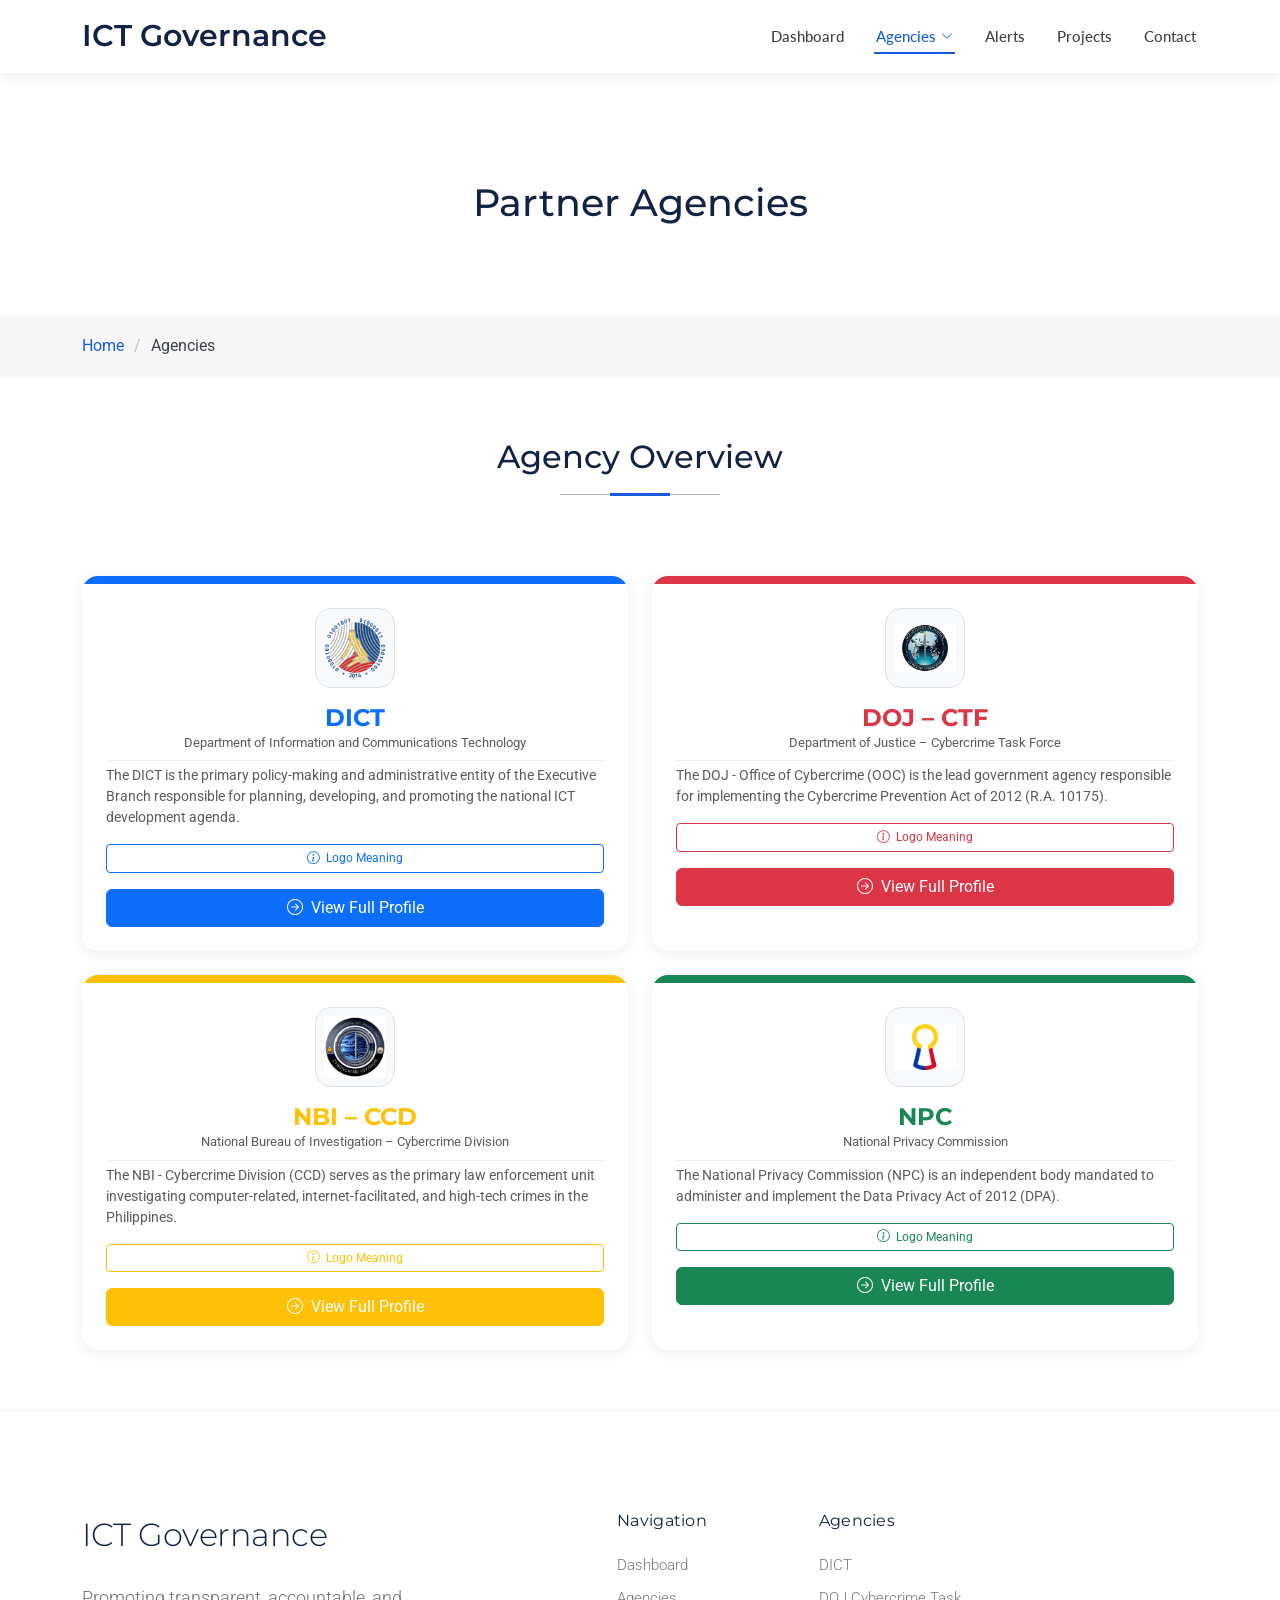
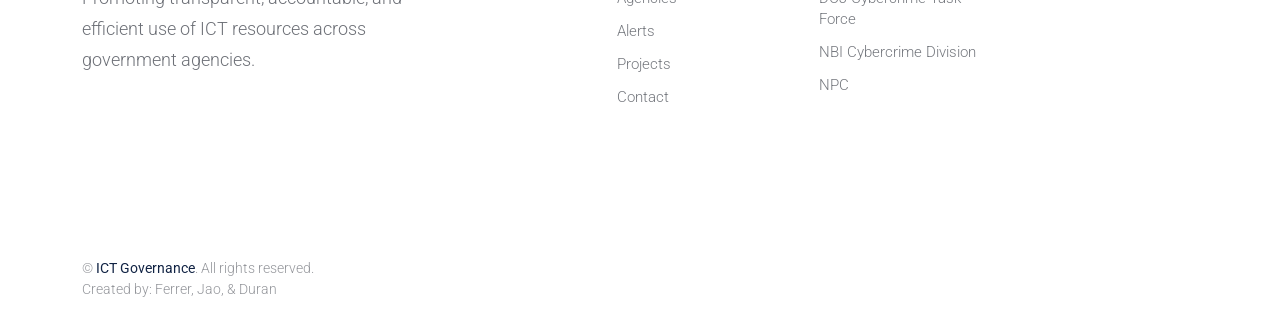
<file: agencies.html>
<!DOCTYPE html>
<html lang="en">

<head>
  <meta charset="utf-8">
  <meta content="width=device-width, initial-scale=1.0" name="viewport">
  <title>Agencies - ICT Governance</title>
  <meta name="description" content="ICT Governance - Partner Agencies Overview">
  <meta name="keywords" content="ICT, Governance, Agencies, DICT, DOJ, NBI, NPC">

  <!-- Favicons -->
  <link href="assets/img/favicon.png" rel="icon">
  <link href="assets/img/apple-touch-icon.png" rel="apple-touch-icon">

  <!-- Fonts -->
  <link href="https://fonts.googleapis.com" rel="preconnect">
  <link href="https://fonts.gstatic.com" rel="preconnect" crossorigin>
  <link href="https://fonts.googleapis.com/css2?family=Roboto:wght@300;400;500;700&family=Montserrat:wght@400;600;700&family=Lato:wght@300;400;700&display=swap" rel="stylesheet">

  <!-- Vendor CSS Files -->
  <link href="assets/vendor/bootstrap/css/bootstrap.min.css" rel="stylesheet">
  <link href="assets/vendor/bootstrap-icons/bootstrap-icons.css" rel="stylesheet">
  <link href="assets/vendor/aos/aos.css" rel="stylesheet">
  <link href="assets/vendor/fontawesome-free/css/all.min.css" rel="stylesheet">

  <!-- Main CSS File -->
  <link href="assets/css/main.css" rel="stylesheet">

  <style>
    .agency-card {
      border: none;
      border-radius: 16px;
      box-shadow: 0 2px 16px rgba(0,0,0,.08);
      transition: transform .22s, box-shadow .22s;
      overflow: hidden;
    }
    .agency-card:hover {
      transform: translateY(-5px);
      box-shadow: 0 10px 32px rgba(0,0,0,.13);
    }
    .agency-card .card-header-band {
      height: 8px;
    }
    .agency-logo-wrap {
      width: 80px; height: 80px; border-radius: 16px;
      display: flex; align-items: center; justify-content: center;
      font-size: 2.2rem; flex-shrink: 0;
      margin: 0 auto 1rem;
    }
    .logo-meaning-toggle { font-size: .78rem; cursor: pointer; }
    .responsibilities-list li { font-size: .875rem; margin-bottom: .35rem; }
    .stat-pill {
      border-radius: 99px; font-size: .78rem;
      padding: .3rem .85rem; font-weight: 600;
    }
  </style>
</head>

<body class="agencies-page">

  <header id="header" class="header fixed-top">
  

    <div class="branding d-flex align-items-center">
      <div class="container position-relative d-flex align-items-center justify-content-between">
        <a href="index.html" class="logo d-flex align-items-center">
          <h1 class="sitename">ICT Governance</h1>
        </a>
        <nav id="navmenu" class="navmenu">
          <ul>
            <li><a href="index.html">Dashboard</a></li>
            <li class="dropdown"><a href="agencies.html" class="active"><span>Agencies</span> <i class="bi bi-chevron-down toggle-dropdown"></i></a>
              <ul>
                <li><a href="agencies/dict.html"><i class="bi bi-building me-1"></i>DICT</a></li>
                <li><a href="agencies/doj-cybercrime.html"><i class="bi bi-shield-fill me-1"></i>DOJ Cybercrime Task Force</a></li>
                <li><a href="agencies/nbi-cybercrime.html"><i class="bi bi-person-badge-fill me-1"></i>NBI Cybercrime Division</a></li>
                <li><a href="agencies/npc.html"><i class="bi bi-lock-fill me-1"></i>NPC</a></li>
              </ul>
            </li>
            <li><a href="alerts.html">Alerts</a></li>
            <li><a href="projects.html">Projects</a></li>
            <li><a href="contact.html">Contact</a></li>
          </ul>
          <i class="mobile-nav-toggle d-xl-none bi bi-list"></i>
        </nav>
      </div>
    </div>
  </header>

  <main class="main">

    <!-- Page Title -->
    <div class="page-title">
      <div class="heading">
        <div class="container">
          <div class="row d-flex justify-content-center text-center">
            <div class="col-lg-8">
              <h1 class="heading-title">Partner Agencies</h1>
            </div>
          </div>
        </div>
      </div>
      <nav class="breadcrumbs">
        <div class="container">
          <ol>
            <li><a href="index.html">Home</a></li>
            <li class="current">Agencies</li>
          </ol>
        </div>
      </nav>
    </div><!-- End Page Title -->

    <!-- Agencies Overview Section -->
    <section id="agencies-overview" class="section">
      <div class="container section-title" data-aos="fade-up">
        <h2>Agency Overview</h2>
      </div>

      <div class="container">
        <div class="row gy-4">

          <!-- ── DICT ── -->
          <div class="col-lg-6" data-aos="fade-up" data-aos-delay="60">
            <div class="card agency-card h-100">
              <div class="card-header-band bg-primary"></div>
              <div class="card-body p-4">

                <!-- Logo & Name -->
                <div class="text-center mb-3">
                  <div class="agency-logo-wrap bg-light border p-2">
                    <img src="assets/img/dict.png" alt="DICT Logo" style="width: 100%; height: 100%; object-fit: contain;">
                  </div>
                  <h4 class="fw-bold text-primary mb-0">DICT</h4>
                  <p class="text-muted mb-2" style="font-size:.82rem;">Department of Information and Communications Technology</p>
                  <p class="text-muted small mb-0 pt-1 text-start" style="border-top:1px solid #eee;">The DICT is the primary policy-making and administrative entity of the Executive Branch responsible for planning, developing, and promoting the national ICT development agenda.</p>
                </div>

                <!-- Logo Meaning -->
                <div class="mb-3">
                  <button class="btn btn-sm btn-outline-primary w-100 logo-meaning-toggle" type="button" data-bs-toggle="collapse" data-bs-target="#logoMeaningDICT">
                    <i class="bi bi-info-circle me-1"></i> Logo Meaning
                  </button>
                  <div class="collapse mt-2" id="logoMeaningDICT">
                    <div class="card card-body py-2 bg-primary bg-opacity-10 border-0" style="font-size:.82rem;">
                      The logo features 17 dots representing the 17 regions of the Philippines connected by technology. The radiating lines symbolize frequency waves and the "pulsating" nature of ICT, while the binary numbers around the sphere represent the acronym "DICT" and "2016" (the year it was established).
                    </div>
                  </div>
                </div>

                <a href="agencies/dict.html" class="btn btn-primary w-100 mt-auto">
                  <i class="bi bi-arrow-right-circle me-2"></i>View Full Profile
                </a>
              </div>
            </div>
          </div>

          <!-- ── DOJ Cybercrime Task Force ── -->
          <div class="col-lg-6" data-aos="fade-up" data-aos-delay="120">
            <div class="card agency-card h-100">
              <div class="card-header-band bg-danger"></div>
              <div class="card-body p-4">

                <div class="text-center mb-3">
                  <div class="agency-logo-wrap bg-light border p-2">
                    <img src="assets/img/doj.jpg" alt="DOJ Logo" style="width: 100%; height: 100%; object-fit: contain;">
                  </div>
                  <h4 class="fw-bold text-danger mb-0">DOJ – CTF</h4>
                  <p class="text-muted mb-2" style="font-size:.82rem;">Department of Justice – Cybercrime Task Force</p>
                  <p class="text-muted small mb-0 pt-1 text-start" style="border-top:1px solid #eee;">The DOJ - Office of Cybercrime (OOC) is the lead government agency responsible for implementing the Cybercrime Prevention Act of 2012 (R.A. 10175).</p>
                </div>

                <div class="mb-3">
                  <button class="btn btn-sm btn-outline-danger w-100 logo-meaning-toggle" type="button" data-bs-toggle="collapse" data-bs-target="#logoMeaningDOJ">
                    <i class="bi bi-info-circle me-1"></i> Logo Meaning
                  </button>
                  <div class="collapse mt-2" id="logoMeaningDOJ">
                    <div class="card card-body py-2 bg-danger bg-opacity-10 border-0" style="font-size:.82rem;">
                      The DOJ seal features a balanced scale (symbolizing equality) over a sword (symbolizing authority in the dispensation of justice), set against a map of the Philippines. The Latin maxim "Justitiae Pax Opus" means "Justice is the work of peace."
                    </div>
                  </div>
                </div>

                <a href="agencies/doj-cybercrime.html" class="btn btn-danger w-100 mt-auto">
                  <i class="bi bi-arrow-right-circle me-2"></i>View Full Profile
                </a>
              </div>
            </div>
          </div>

          <!-- ── NBI Cybercrime Division ── -->
          <div class="col-lg-6" data-aos="fade-up" data-aos-delay="180">
            <div class="card agency-card h-100">
              <div class="card-header-band bg-warning"></div>
              <div class="card-body p-4">

                <div class="text-center mb-3">
                  <div class="agency-logo-wrap bg-light border p-2">
                    <img src="assets/img/nbi.png" alt="NBI Logo" style="width: 100%; height: 100%; object-fit: contain;">
                  </div>
                  <h4 class="fw-bold text-warning mb-0">NBI – CCD</h4>
                  <p class="text-muted mb-2" style="font-size:.82rem;">National Bureau of Investigation – Cybercrime Division</p>
                  <p class="text-muted small mb-0 pt-1 text-start" style="border-top:1px solid #eee;">The NBI - Cybercrime Division (CCD) serves as the primary law enforcement unit investigating computer-related, internet-facilitated, and high-tech crimes in the Philippines.</p>
                </div>

                <div class="mb-3">
                  <button class="btn btn-sm btn-outline-warning w-100 logo-meaning-toggle" type="button" data-bs-toggle="collapse" data-bs-target="#logoMeaningNBI">
                    <i class="bi bi-info-circle me-1"></i> Logo Meaning
                  </button>
                  <div class="collapse mt-2" id="logoMeaningNBI">
                    <div class="card card-body py-2 bg-warning bg-opacity-10 border-0" style="font-size:.82rem;">
                      The NBI badge represents the bureau's identity as the premier investigative agency. The inclusion of digital forensic elements in their modern branding signifies their shift toward technical intelligence and "cutting-edge" forensic analysis.
                    </div>
                  </div>
                </div>

                <a href="agencies/nbi-cybercrime.html" class="btn btn-warning text-white w-100 mt-auto">
                  <i class="bi bi-arrow-right-circle me-2"></i>View Full Profile
                </a>
              </div>
            </div>
          </div>

          <!-- ── NPC ── -->
          <div class="col-lg-6" data-aos="fade-up" data-aos-delay="240">
            <div class="card agency-card h-100">
              <div class="card-header-band bg-success"></div>
              <div class="card-body p-4">

                <div class="text-center mb-3">
                  <div class="agency-logo-wrap bg-light border p-2">
                    <img src="assets/img/npc.jpg" alt="NPC Logo" style="width: 100%; height: 100%; object-fit: contain;">
                  </div>
                  <h4 class="fw-bold text-success mb-0">NPC</h4>
                  <p class="text-muted mb-2" style="font-size:.82rem;">National Privacy Commission</p>
                  <p class="text-muted small mb-0 pt-1 text-start" style="border-top:1px solid #eee;">The National Privacy Commission (NPC) is an independent body mandated to administer and implement the Data Privacy Act of 2012 (DPA).</p>
                </div>

                <div class="mb-3">
                  <button class="btn btn-sm btn-outline-success w-100 logo-meaning-toggle" type="button" data-bs-toggle="collapse" data-bs-target="#logoMeaningNPC">
                    <i class="bi bi-info-circle me-1"></i> Logo Meaning
                  </button>
                  <div class="collapse mt-2" id="logoMeaningNPC">
                    <div class="card card-body py-2 bg-success bg-opacity-10 border-0" style="font-size:.82rem;">
                      The shield design represents the protection and safeguarding of the fundamental human right to privacy. The blue and gold colors symbolize integrity and the authority of the commission as a regulatory body.
                    </div>
                  </div>
                </div>

                <a href="agencies/npc.html" class="btn btn-success w-100 mt-auto">
                  <i class="bi bi-arrow-right-circle me-2"></i>View Full Profile
                </a>
              </div>
            </div>
          </div>

        </div><!-- /row -->
      </div>
    </section>

  </main>

  <footer id="footer" class="footer-16 footer position-relative">
    <div class="container">
      <div class="footer-main" data-aos="fade-up" data-aos-delay="100">
        <div class="row align-items-start">
          <div class="col-lg-5">
            <div class="brand-section">
              <a href="index.html" class="logo d-flex align-items-center mb-4">
                <span class="sitename">ICT Governance</span>
              </a>
              <p class="brand-description">Promoting transparent, accountable, and efficient use of ICT resources across government agencies.</p>
            </div>
          </div>
          <div class="col-lg-7">
            <div class="footer-nav-wrapper">
              <div class="row">
                <div class="col-6 col-lg-4">
                  <div class="nav-column">
                    <h6>Navigation</h6>
                    <nav class="footer-nav">
                      <a href="index.html">Dashboard</a>
                      <a href="agencies.html">Agencies</a>
                      <a href="alerts.html">Alerts</a>
                      <a href="projects.html">Projects</a>
                      <a href="contact.html">Contact</a>
                    </nav>
                  </div>
                </div>
                <div class="col-6 col-lg-4">
                  <div class="nav-column">
                    <h6>Agencies</h6>
                    <nav class="footer-nav">
                      <a href="agencies/dict.html">DICT</a>
                      <a href="agencies/doj-cybercrime.html">DOJ Cybercrime Task Force</a>
                      <a href="agencies/nbi-cybercrime.html">NBI Cybercrime Division</a>
                      <a href="agencies/npc.html">NPC</a>
                    </nav>
                  </div>
                </div>
              </div>
            </div>
          </div>
        </div>
      </div>
    </div>
    <div class="footer-bottom">
      <div class="container">
        <div class="bottom-content" data-aos="fade-up" data-aos-delay="300">
          <div class="row align-items-center">
            <div class="col-lg-6">
              <div class="copyright">
                <p>© 
                  <span class="sitename">ICT Governance</span>. 
                  All rights reserved. 
                  <br>
                  <p>Created by: Ferrer, Jao, & Duran</p>
                </p>
              </div>
            </div>
            <div class="col-lg-6">
              <div class="legal-links">
                <!-- <a href="#!">Privacy Policy</a> -->
                <!-- <a href="#!">Terms of Service</a> -->
                <!-- <div class="credits">Template by <a href="https://bootstrapmade.com/">BootstrapMade</a></div> -->
              </div>
            </div>
          </div>
        </div>
      </div>
    </div>
  </footer>

  <a href="#!" id="scroll-top" class="scroll-top d-flex align-items-center justify-content-center"><i class="bi bi-arrow-up-short"></i></a>
  <div id="preloader"></div>

  <script src="assets/vendor/bootstrap/js/bootstrap.bundle.min.js"></script>
  <script src="assets/vendor/aos/aos.js"></script>
  <script src="assets/js/main.js"></script>

</body>
</html>
</file>
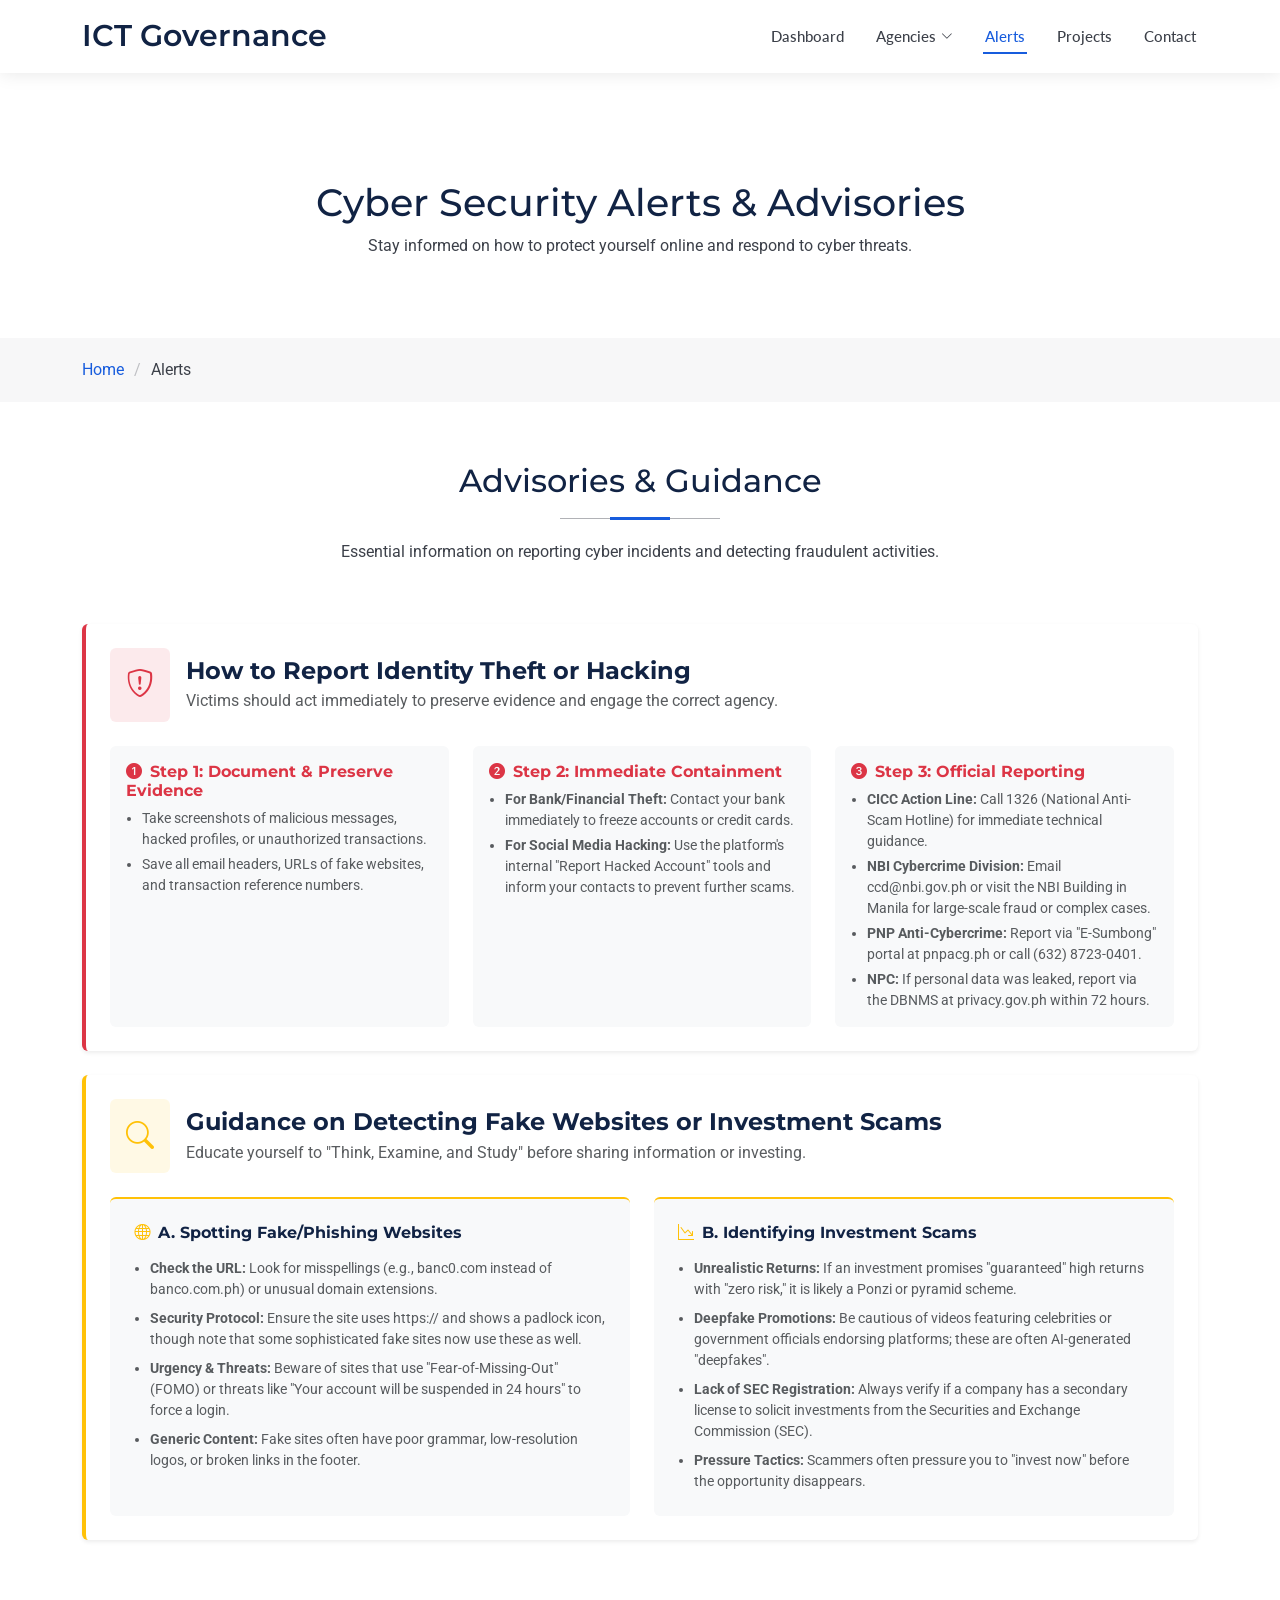
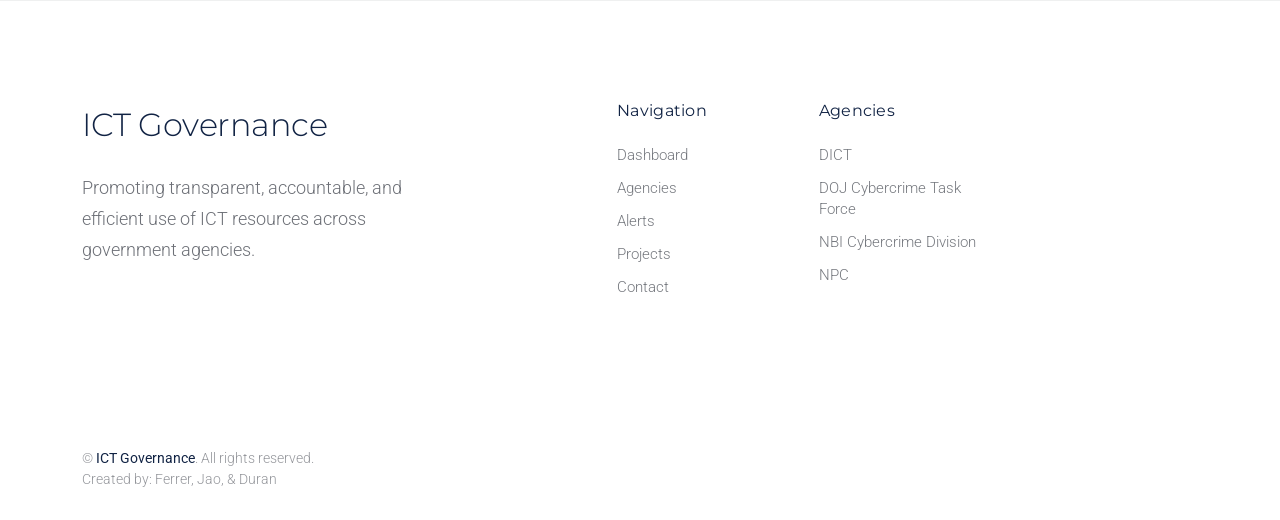
<file: alerts.html>
<!DOCTYPE html>
<html lang="en">

<head>
  <meta charset="utf-8">
  <meta content="width=device-width, initial-scale=1.0" name="viewport">
  <title>Alerts - ICT Governance</title>
  <meta name="description" content="ICT Governance - System Alerts">
  <meta name="keywords" content="ICT, Governance, Alerts">

  <!-- Favicons -->
  <link href="assets/img/favicon.png" rel="icon">
  <link href="assets/img/apple-touch-icon.png" rel="apple-touch-icon">

  <!-- Fonts -->
  <link href="https://fonts.googleapis.com" rel="preconnect">
  <link href="https://fonts.gstatic.com" rel="preconnect" crossorigin>
  <link href="https://fonts.googleapis.com/css2?family=Roboto:ital,wght@0,100;0,300;0,400;0,500;0,700;0,900;1,100;1,300;1,400;1,500;1,700;1,900&family=Montserrat:ital,wght@0,100;0,200;0,300;0,400;0,500;0,600;0,700;0,800;0,900;1,100;1,200;1,300;1,400;1,500;1,600;1,700;1,800;1,900&family=Lato:ital,wght@0,100;0,300;0,400;0,700;0,900;1,100;1,300;1,400;1,700;1,900&display=swap" rel="stylesheet">

  <!-- Vendor CSS Files -->
  <link href="assets/vendor/bootstrap/css/bootstrap.min.css" rel="stylesheet">
  <link href="assets/vendor/bootstrap-icons/bootstrap-icons.css" rel="stylesheet">
  <link href="assets/vendor/aos/aos.css" rel="stylesheet">
  <link href="assets/vendor/glightbox/css/glightbox.min.css" rel="stylesheet">
  <link href="assets/vendor/fontawesome-free/css/all.min.css" rel="stylesheet">
  <link href="assets/vendor/swiper/swiper-bundle.min.css" rel="stylesheet">

  <!-- Main CSS File -->
  <link href="assets/css/main.css" rel="stylesheet">
</head>

<body class="alerts-page">

  <header id="header" class="header fixed-top">



    <div class="branding d-flex align-items-center">
      <div class="container position-relative d-flex align-items-center justify-content-between">
        <a href="index.html" class="logo d-flex align-items-center">
          <h1 class="sitename">ICT Governance</h1>
        </a>

        <nav id="navmenu" class="navmenu">
          <ul>
            <li><a href="index.html">Dashboard</a></li>
            <li class="dropdown"><a href="agencies.html"><span>Agencies</span> <i class="bi bi-chevron-down toggle-dropdown"></i></a>
              <ul>
                <li><a href="agencies/dict.html"><i class="bi bi-building me-1"></i>DICT</a></li>
                <li><a href="agencies/doj-cybercrime.html"><i class="bi bi-shield-fill me-1"></i>DOJ Cybercrime Task Force</a></li>
                <li><a href="agencies/nbi-cybercrime.html"><i class="bi bi-person-badge-fill me-1"></i>NBI Cybercrime Division</a></li>
                <li><a href="agencies/npc.html"><i class="bi bi-lock-fill me-1"></i>NPC</a></li>
              </ul>
            </li>
            <li><a href="alerts.html" class="active">Alerts</a></li>
            <li><a href="projects.html">Projects</a></li>
            <li><a href="contact.html">Contact</a></li>
          </ul>
          <i class="mobile-nav-toggle d-xl-none bi bi-list"></i>
        </nav>
      </div>
    </div>

  </header>

  <main class="main">

    <!-- Page Title -->
    <div class="page-title">
      <div class="heading">
        <div class="container">
          <div class="row d-flex justify-content-center text-center">
            <div class="col-lg-8">
              <h1 class="heading-title">Cyber Security Alerts & Advisories</h1>
              <p class="mb-0">Stay informed on how to protect yourself online and respond to cyber threats.</p>
            </div>
          </div>
        </div>
      </div>
      <nav class="breadcrumbs">
        <div class="container">
          <ol>
            <li><a href="index.html">Home</a></li>
            <li class="current">Alerts</li>
          </ol>
        </div>
      </nav>
    </div><!-- End Page Title -->

    <!-- Alerts Section -->
    <section id="alerts-section" class="section">

      <div class="container section-title" data-aos="fade-up">
        <h2>Advisories & Guidance</h2>
        <p>Essential information on reporting cyber incidents and detecting fraudulent activities.</p>
      </div>

      <div class="container" data-aos="fade-up" data-aos-delay="100">

        <!-- Alert Cards -->
        <div class="row gy-4">
          <!-- Guide 1: Reporting -->
          <div class="col-12" data-aos="fade-up">
            <div class="card shadow-sm border-0 border-start border-danger border-4">
              <div class="card-body p-4">
                <div class="d-flex align-items-center mb-4">
                  <div class="bg-danger bg-opacity-10 text-danger rounded p-3 me-3">
                    <i class="bi bi-shield-exclamation fs-3"></i>
                  </div>
                  <div>
                    <h4 class="fw-bold mb-1">How to Report Identity Theft or Hacking</h4>
                    <p class="text-muted mb-0">Victims should act immediately to preserve evidence and engage the correct agency.</p>
                  </div>
                </div>
                
                <div class="row gy-4">
                  <div class="col-md-4">
                    <div class="p-3 bg-light rounded h-100">
                      <h6 class="fw-bold text-danger"><i class="bi bi-1-circle-fill me-2"></i>Step 1: Document & Preserve Evidence</h6>
                      <ul class="text-muted small mb-0 ps-3">
                        <li class="mb-1">Take screenshots of malicious messages, hacked profiles, or unauthorized transactions.</li>
                        <li>Save all email headers, URLs of fake websites, and transaction reference numbers.</li>
                      </ul>
                    </div>
                  </div>
                  <div class="col-md-4">
                    <div class="p-3 bg-light rounded h-100">
                      <h6 class="fw-bold text-danger"><i class="bi bi-2-circle-fill me-2"></i>Step 2: Immediate Containment</h6>
                      <ul class="text-muted small mb-0 ps-3">
                        <li class="mb-1"><strong>For Bank/Financial Theft:</strong> Contact your bank immediately to freeze accounts or credit cards.</li>
                        <li><strong>For Social Media Hacking:</strong> Use the platform's internal "Report Hacked Account" tools and inform your contacts to prevent further scams.</li>
                      </ul>
                    </div>
                  </div>
                  <div class="col-md-4">
                    <div class="p-3 bg-light rounded h-100">
                      <h6 class="fw-bold text-danger"><i class="bi bi-3-circle-fill me-2"></i>Step 3: Official Reporting</h6>
                      <ul class="text-muted small mb-0 ps-3">
                        <li class="mb-1"><strong>CICC Action Line:</strong> Call 1326 (National Anti-Scam Hotline) for immediate technical guidance.</li>
                        <li class="mb-1"><strong>NBI Cybercrime Division:</strong> Email ccd@nbi.gov.ph or visit the NBI Building in Manila for large-scale fraud or complex cases.</li>
                        <li class="mb-1"><strong>PNP Anti-Cybercrime:</strong> Report via "E-Sumbong" portal at pnpacg.ph or call (632) 8723-0401.</li>
                        <li><strong>NPC:</strong> If personal data was leaked, report via the DBNMS at privacy.gov.ph within 72 hours.</li>
                      </ul>
                    </div>
                  </div>
                </div>
              </div>
            </div>
          </div>
          
          <!-- Guide 2: Detecting Scams -->
          <div class="col-12" data-aos="fade-up" data-aos-delay="100">
            <div class="card shadow-sm border-0 border-start border-warning border-4">
              <div class="card-body p-4">
                <div class="d-flex align-items-center mb-4">
                  <div class="bg-warning bg-opacity-10 text-warning rounded p-3 me-3">
                    <i class="bi bi-search fs-3"></i>
                  </div>
                  <div>
                    <h4 class="fw-bold mb-1">Guidance on Detecting Fake Websites or Investment Scams</h4>
                    <p class="text-muted mb-0">Educate yourself to "Think, Examine, and Study" before sharing information or investing.</p>
                  </div>
                </div>
                
                <div class="row gy-4">
                  <div class="col-md-6">
                    <div class="p-4 bg-light rounded h-100 border-top border-warning border-2">
                      <h6 class="fw-bold"><i class="bi bi-globe me-2 text-warning"></i>A. Spotting Fake/Phishing Websites</h6>
                      <ul class="text-muted small mb-0 mt-3 ps-3">
                        <li class="mb-2"><strong>Check the URL:</strong> Look for misspellings (e.g., banc0.com instead of banco.com.ph) or unusual domain extensions.</li>
                        <li class="mb-2"><strong>Security Protocol:</strong> Ensure the site uses https:// and shows a padlock icon, though note that some sophisticated fake sites now use these as well.</li>
                        <li class="mb-2"><strong>Urgency & Threats:</strong> Beware of sites that use "Fear-of-Missing-Out" (FOMO) or threats like "Your account will be suspended in 24 hours" to force a login.</li>
                        <li><strong>Generic Content:</strong> Fake sites often have poor grammar, low-resolution logos, or broken links in the footer.</li>
                      </ul>
                    </div>
                  </div>
                  <div class="col-md-6">
                    <div class="p-4 bg-light rounded h-100 border-top border-warning border-2">
                      <h6 class="fw-bold"><i class="bi bi-graph-down-arrow me-2 text-warning"></i>B. Identifying Investment Scams</h6>
                      <ul class="text-muted small mb-0 mt-3 ps-3">
                        <li class="mb-2"><strong>Unrealistic Returns:</strong> If an investment promises "guaranteed" high returns with "zero risk," it is likely a Ponzi or pyramid scheme.</li>
                        <li class="mb-2"><strong>Deepfake Promotions:</strong> Be cautious of videos featuring celebrities or government officials endorsing platforms; these are often AI-generated "deepfakes".</li>
                        <li class="mb-2"><strong>Lack of SEC Registration:</strong> Always verify if a company has a secondary license to solicit investments from the Securities and Exchange Commission (SEC).</li>
                        <li><strong>Pressure Tactics:</strong> Scammers often pressure you to "invest now" before the opportunity disappears.</li>
                      </ul>
                    </div>
                  </div>
                </div>
              </div>
            </div>
          </div>

        </div>

      </div>
    </section><!-- /Alerts Section -->

  </main>

  <footer id="footer" class="footer-16 footer position-relative">
    <div class="container">
      <div class="footer-main" data-aos="fade-up" data-aos-delay="100">
        <div class="row align-items-start">
          <div class="col-lg-5">
            <div class="brand-section">
              <a href="index.html" class="logo d-flex align-items-center mb-4">
                <span class="sitename">ICT Governance</span>
              </a>
              <p class="brand-description">Promoting transparent, accountable, and efficient use of ICT resources across government agencies.</p>
            </div>
          </div>
          <div class="col-lg-7">
            <div class="footer-nav-wrapper">
              <div class="row">
                <div class="col-6 col-lg-4">
                  <div class="nav-column">
                    <h6>Navigation</h6>
                    <nav class="footer-nav">
                      <a href="index.html">Dashboard</a>
                      <a href="agencies.html">Agencies</a>
                      <a href="alerts.html">Alerts</a>
                      <a href="projects.html">Projects</a>
                      <a href="contact.html">Contact</a>
                    </nav>
                  </div>
                </div>
                <div class="col-6 col-lg-4">
                  <div class="nav-column">
                    <h6>Agencies</h6>
                    <nav class="footer-nav">
                      <a href="agencies/dict.html">DICT</a>
                      <a href="agencies/doj-cybercrime.html">DOJ Cybercrime Task Force</a>
                      <a href="agencies/nbi-cybercrime.html">NBI Cybercrime Division</a>
                      <a href="agencies/npc.html">NPC</a>
                    </nav>
                  </div>
                </div>
              </div>
            </div>
          </div>
        </div>
      </div>
    </div>
    <div class="footer-bottom">
      <div class="container">
        <div class="bottom-content" data-aos="fade-up" data-aos-delay="300">
          <div class="row align-items-center">
            <div class="col-lg-6">
              <div class="copyright">
                <p>© 
                  <span class="sitename">ICT Governance</span>. 
                  All rights reserved. 
                  <br>
                  <p>Created by: Ferrer, Jao, & Duran</p>
                </p>
              </div>
            </div>
            <div class="col-lg-6">
              <div class="legal-links">
                <!-- <a href="#!">Privacy Policy</a> -->
                <!-- <a href="#!">Terms of Service</a> -->
                <!-- <div class="credits">Template by <a href="https://bootstrapmade.com/">BootstrapMade</a></div> -->
              </div>
            </div>
          </div>
        </div>
      </div>
    </div>
  </footer>

  <!-- Scroll Top -->
  <a href="#!" id="scroll-top" class="scroll-top d-flex align-items-center justify-content-center"><i class="bi bi-arrow-up-short"></i></a>

  <!-- Preloader -->
  <div id="preloader"></div>

  <!-- Vendor JS Files -->
  <script src="assets/vendor/bootstrap/js/bootstrap.bundle.min.js"></script>
  <script src="assets/vendor/php-email-form/validate.js"></script>
  <script src="assets/vendor/aos/aos.js"></script>
  <script src="assets/vendor/glightbox/js/glightbox.min.js"></script>
  <script src="assets/vendor/purecounter/purecounter_vanilla.js"></script>
  <script src="assets/vendor/swiper/swiper-bundle.min.js"></script>

  <!-- Main JS File -->
  <script src="assets/js/main.js"></script>

</body>

</html>
</file>
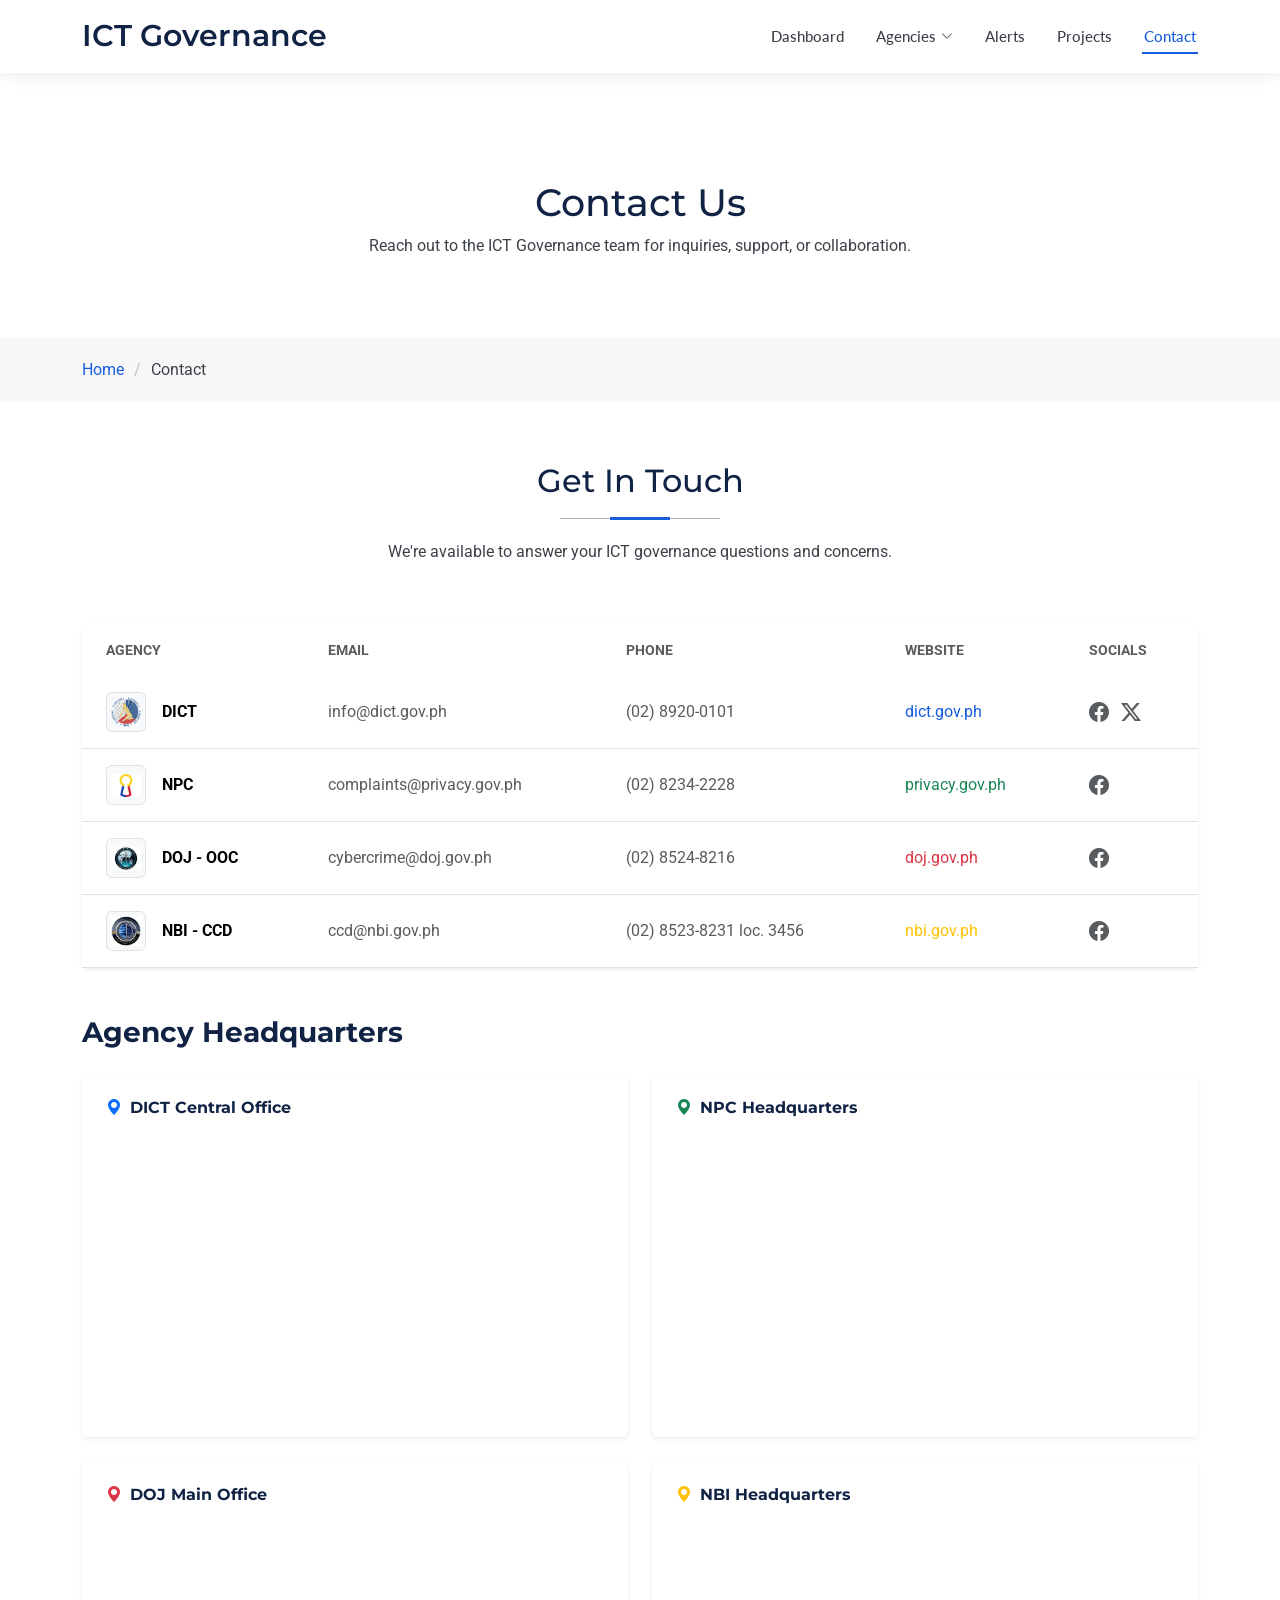
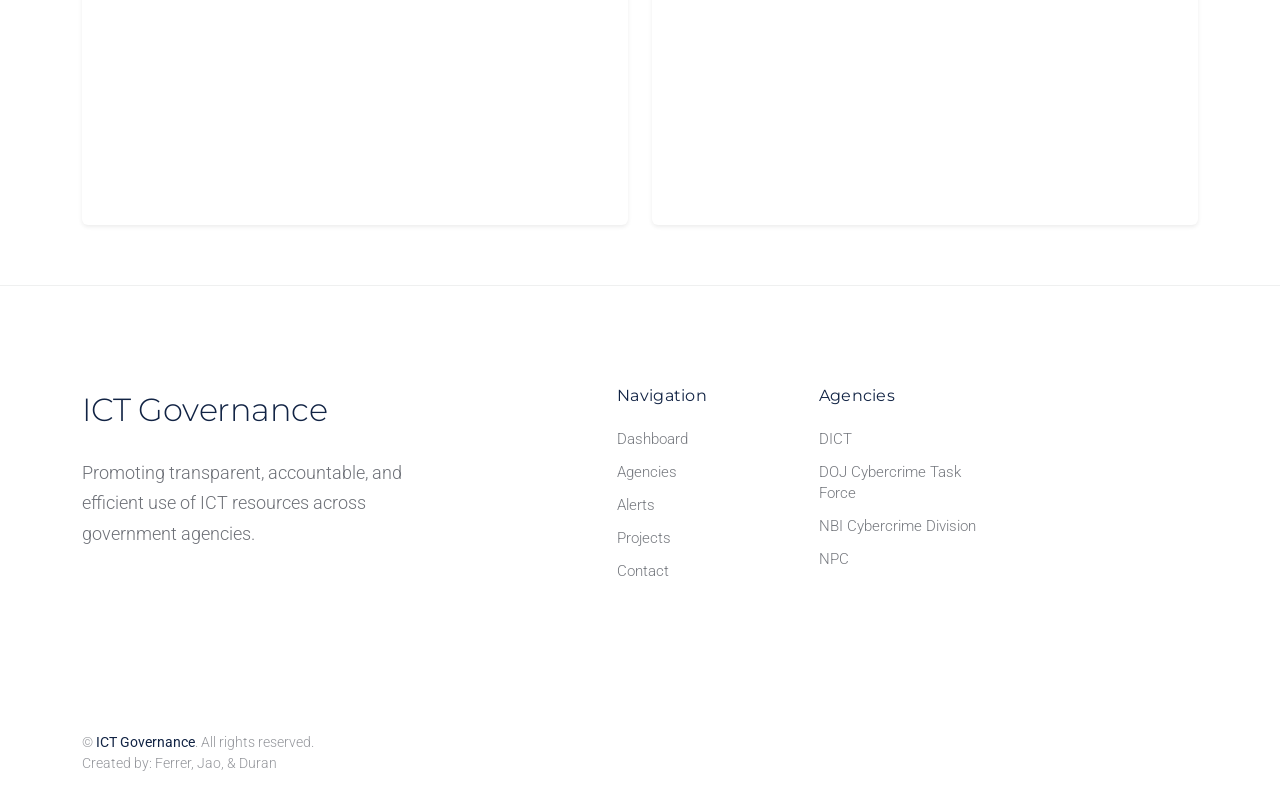
<file: contact.html>
<!DOCTYPE html>
<html lang="en">

<head>
  <meta charset="utf-8">
  <meta content="width=device-width, initial-scale=1.0" name="viewport">
  <title>Contact - ICT Governance</title>
  <meta name="description" content="ICT Governance - Contact Us">
  <meta name="keywords" content="ICT, Governance, Contact">

  <!-- Favicons -->
  <link href="assets/img/favicon.png" rel="icon">
  <link href="assets/img/apple-touch-icon.png" rel="apple-touch-icon">

  <!-- Fonts -->
  <link href="https://fonts.googleapis.com" rel="preconnect">
  <link href="https://fonts.gstatic.com" rel="preconnect" crossorigin>
  <link href="https://fonts.googleapis.com/css2?family=Roboto:ital,wght@0,100;0,300;0,400;0,500;0,700;0,900;1,100;1,300;1,400;1,500;1,700;1,900&family=Montserrat:ital,wght@0,100;0,200;0,300;0,400;0,500;0,600;0,700;0,800;0,900;1,100;1,200;1,300;1,400;1,500;1,600;1,700;1,800;1,900&family=Lato:ital,wght@0,100;0,300;0,400;0,700;0,900;1,100;1,300;1,400;1,700;1,900&display=swap" rel="stylesheet">

  <!-- Vendor CSS Files -->
  <link href="assets/vendor/bootstrap/css/bootstrap.min.css" rel="stylesheet">
  <link href="assets/vendor/bootstrap-icons/bootstrap-icons.css" rel="stylesheet">
  <link href="assets/vendor/aos/aos.css" rel="stylesheet">
  <link href="assets/vendor/glightbox/css/glightbox.min.css" rel="stylesheet">
  <link href="assets/vendor/fontawesome-free/css/all.min.css" rel="stylesheet">
  <link href="assets/vendor/swiper/swiper-bundle.min.css" rel="stylesheet">

  <!-- Main CSS File -->
  <link href="assets/css/main.css" rel="stylesheet">
</head>

<body class="contact-page">

  <header id="header" class="header fixed-top">



    <div class="branding d-flex align-items-center">
      <div class="container position-relative d-flex align-items-center justify-content-between">
        <a href="index.html" class="logo d-flex align-items-center">
          <h1 class="sitename">ICT Governance</h1>
        </a>

        <nav id="navmenu" class="navmenu">
          <ul>
            <li><a href="index.html">Dashboard</a></li>
            <li class="dropdown"><a href="agencies.html"><span>Agencies</span> <i class="bi bi-chevron-down toggle-dropdown"></i></a>
              <ul>
                <li><a href="agencies/dict.html"><i class="bi bi-building me-1"></i>DICT</a></li>
                <li><a href="agencies/doj-cybercrime.html"><i class="bi bi-shield-fill me-1"></i>DOJ Cybercrime Task Force</a></li>
                <li><a href="agencies/nbi-cybercrime.html"><i class="bi bi-person-badge-fill me-1"></i>NBI Cybercrime Division</a></li>
                <li><a href="agencies/npc.html"><i class="bi bi-lock-fill me-1"></i>NPC</a></li>
              </ul>
            </li>
            <li><a href="alerts.html">Alerts</a></li>
            <li><a href="projects.html">Projects</a></li>
            <li><a href="contact.html" class="active">Contact</a></li>
          </ul>
          <i class="mobile-nav-toggle d-xl-none bi bi-list"></i>
        </nav>
      </div>
    </div>

  </header>

  <main class="main">

    <!-- Page Title -->
    <div class="page-title">
      <div class="heading">
        <div class="container">
          <div class="row d-flex justify-content-center text-center">
            <div class="col-lg-8">
              <h1 class="heading-title">Contact Us</h1>
              <p class="mb-0">Reach out to the ICT Governance team for inquiries, support, or collaboration.</p>
            </div>
          </div>
        </div>
      </div>
      <nav class="breadcrumbs">
        <div class="container">
          <ol>
            <li><a href="index.html">Home</a></li>
            <li class="current">Contact</li>
          </ol>
        </div>
      </nav>
    </div><!-- End Page Title -->

    <!-- Contact Section -->
    <section id="contact-section" class="section">

      <div class="container section-title" data-aos="fade-up">
        <h2>Get In Touch</h2>
        <p>We're available to answer your ICT governance questions and concerns.</p>
      </div>

      <div class="container" data-aos="fade-up" data-aos-delay="100">
        <div class="card shadow-sm border-0 mb-5" data-aos="fade-up">
          <div class="card-body p-0 table-responsive">
            <table class="table table-hover align-middle mb-0">
              <thead class="bg-light">
                <tr>
                  <th scope="col" class="py-3 px-4 border-bottom-0 text-uppercase text-muted" style="font-size: 0.85rem;">Agency</th>
                  <th scope="col" class="py-3 px-4 border-bottom-0 text-uppercase text-muted" style="font-size: 0.85rem;">Email</th>
                  <th scope="col" class="py-3 px-4 border-bottom-0 text-uppercase text-muted" style="font-size: 0.85rem;">Phone</th>
                  <th scope="col" class="py-3 px-4 border-bottom-0 text-uppercase text-muted" style="font-size: 0.85rem;">Website</th>
                  <th scope="col" class="py-3 px-4 border-bottom-0 text-uppercase text-muted" style="font-size: 0.85rem;">Socials</th>
                </tr>
              </thead>
              <tbody>
                <tr>
                  <td class="py-3 px-4">
                    <div class="d-flex align-items-center">
                      <div class="rounded p-1 me-3 bg-light border flex-shrink-0" style="width: 40px; height: 40px; display: flex; align-items: center; justify-content: center;">
                        <img src="assets/img/dict.png" alt="DICT Logo" style="max-width: 100%; max-height: 100%; object-fit: contain;">
                      </div>
                      <span class="fw-bold">DICT</span>
                    </div>
                  </td>
                  <td class="py-3 px-4"><a href="mailto:info@dict.gov.ph" class="text-decoration-none text-muted">info@dict.gov.ph</a></td>
                  <td class="py-3 px-4 text-muted">(02) 8920-0101</td>
                  <td class="py-3 px-4"><a href="https://dict.gov.ph" target="_blank" class="text-decoration-none">dict.gov.ph</a></td>
                  <td class="py-3 px-4">
                    <a href="https://www.facebook.com/dictgovph" target="_blank" class="text-muted me-2"><i class="bi bi-facebook fs-5"></i></a>
                    <a href="https://x.com/dictgovph" target="_blank" class="text-muted me-2"><i class="bi bi-twitter-x fs-5"></i></a>
                    <!-- <a href="https://www.youtube.com/@DICTgovPH" target="_blank" class="text-muted"><i class="bi bi-youtube fs-5"></i></a> -->
                  </td>
                </tr>
                <tr>
                  <td class="py-3 px-4">
                    <div class="d-flex align-items-center">
                      <div class="rounded p-1 me-3 bg-light border flex-shrink-0" style="width: 40px; height: 40px; display: flex; align-items: center; justify-content: center;">
                        <img src="assets/img/npc.jpg" alt="NPC Logo" style="max-width: 100%; max-height: 100%; object-fit: contain;">
                      </div>
                      <span class="fw-bold">NPC</span>
                    </div>
                  </td>
                  <td class="py-3 px-4"><a href="mailto:complaints@privacy.gov.ph" class="text-decoration-none text-muted">complaints@privacy.gov.ph</a></td>
                  <td class="py-3 px-4 text-muted">(02) 8234-2228</td>
                  <td class="py-3 px-4"><a href="https://privacy.gov.ph" target="_blank" class="text-decoration-none text-success">privacy.gov.ph</a></td>
                  <td class="py-3 px-4">
                    <a href="https://www.facebook.com/privacy.gov.ph" target="_blank" class="text-muted me-2"><i class="bi bi-facebook fs-5"></i></a>
                    <!-- <a href="https://x.com/privacygovph" target="_blank" class="text-muted me-2"><i class="bi bi-twitter-x fs-5"></i></a> -->
                    <!-- <a href="https://www.youtube.com/@privacygovph" target="_blank" class="text-muted"><i class="bi bi-youtube fs-5"></i></a> -->
                  </td>
                </tr>
                <tr>
                  <td class="py-3 px-4">
                    <div class="d-flex align-items-center">
                      <div class="rounded p-1 me-3 bg-light border flex-shrink-0" style="width: 40px; height: 40px; display: flex; align-items: center; justify-content: center;">
                        <img src="assets/img/doj.jpg" alt="DOJ Logo" style="max-width: 100%; max-height: 100%; object-fit: contain;">
                      </div>
                      <span class="fw-bold">DOJ - OOC</span>
                    </div>
                  </td>
                  <td class="py-3 px-4"><a href="mailto:cybercrime@doj.gov.ph" class="text-decoration-none text-muted">cybercrime@doj.gov.ph</a></td>
                  <td class="py-3 px-4 text-muted">(02) 8524-8216</td>
                  <td class="py-3 px-4"><a href="https://doj.gov.ph" target="_blank" class="text-decoration-none text-danger">doj.gov.ph</a></td>
                  <td class="py-3 px-4">
                    <a href="https://www.facebook.com/DOJPHofficial" target="_blank" class="text-muted me-2"><i class="bi bi-facebook fs-5"></i></a>
                    <!-- <a href="https://x.com/dojgovph" target="_blank" class="text-muted me-2"><i class="bi bi-twitter-x fs-5"></i></a> -->
                    <!-- <a href="https://www.youtube.com/@dojgovph" target="_blank" class="text-muted"><i class="bi bi-youtube fs-5"></i></a> -->
                  </td>
                </tr>
                <tr>
                  <td class="py-3 px-4">
                    <div class="d-flex align-items-center">
                      <div class="rounded p-1 me-3 bg-light border flex-shrink-0" style="width: 40px; height: 40px; display: flex; align-items: center; justify-content: center;">
                        <img src="assets/img/nbi.png" alt="NBI Logo" style="max-width: 100%; max-height: 100%; object-fit: contain;">
                      </div>
                      <span class="fw-bold">NBI - CCD</span>
                    </div>
                  </td>
                  <td class="py-3 px-4"><a href="mailto:ccd@nbi.gov.ph" class="text-decoration-none text-muted">ccd@nbi.gov.ph</a></td>
                  <td class="py-3 px-4 text-muted">(02) 8523-8231 loc. 3456</td>
                  <td class="py-3 px-4"><a href="https://nbi.gov.ph" target="_blank" class="text-decoration-none text-warning">nbi.gov.ph</a></td>
                  <td class="py-3 px-4">
                    <a href="https://www.facebook.com/NationalBureauofInvestigationOfficial" target="_blank" class="text-muted me-2"><i class="bi bi-facebook fs-5"></i></a>
                    <!-- <a href="https://x.com/NBIgovph" target="_blank" class="text-muted me-2"><i class="bi bi-twitter-x fs-5"></i></a> -->
                    <!-- <a href="https://www.youtube.com/@NBIgovph" target="_blank" class="text-muted"><i class="bi bi-youtube fs-5"></i></a> -->
                  </td>
                </tr>
              </tbody>
            </table>
          </div>
        </div>

        <h3 class="fw-bold mb-4 mt-5" data-aos="fade-up">Agency Headquarters</h3>
        <div class="row gy-4">
          <div class="col-md-6" data-aos="fade-up" data-aos-delay="100">
            <div class="card shadow-sm border-0 h-100 p-2">
              <div class="card-body p-3">
                <h6 class="fw-bold mb-3"><i class="bi bi-geo-alt-fill text-primary me-2"></i>DICT Central Office</h6>
                <div class="ratio ratio-16x9 rounded overflow-hidden">
                  <iframe src="https://maps.google.com/maps?q=DICT+Headquarters,+Diliman,+Quezon+City&t=&z=17&ie=UTF8&iwloc=&output=embed" style="border:0;" allowfullscreen="" loading="lazy"></iframe>
                </div>
              </div>
            </div>
          </div>
          <div class="col-md-6" data-aos="fade-up" data-aos-delay="150">
            <div class="card shadow-sm border-0 h-100 p-2">
              <div class="card-body p-3">
                <h6 class="fw-bold mb-3"><i class="bi bi-geo-alt-fill text-success me-2"></i>NPC Headquarters</h6>
                <div class="ratio ratio-16x9 rounded overflow-hidden">
                  <iframe src="https://maps.google.com/maps?q=National+Privacy+Commission,+The+Upper+Class+Tower,+Quezon+City&t=&z=17&ie=UTF8&iwloc=&output=embed" style="border:0;" allowfullscreen="" loading="lazy"></iframe>
                </div>
              </div>
            </div>
          </div>
          <div class="col-md-6" data-aos="fade-up" data-aos-delay="200">
            <div class="card shadow-sm border-0 h-100 p-2">
              <div class="card-body p-3">
                <h6 class="fw-bold mb-3"><i class="bi bi-geo-alt-fill text-danger me-2"></i>DOJ Main Office</h6>
                <div class="ratio ratio-16x9 rounded overflow-hidden">
                  <iframe src="https://maps.google.com/maps?q=DOJ+Main+Building,+Padre+Faura+St,+Ermita,+Manila&t=&z=17&ie=UTF8&iwloc=&output=embed" style="border:0;" allowfullscreen="" loading="lazy"></iframe>
                </div>
              </div>
            </div>
          </div>
          <div class="col-md-6" data-aos="fade-up" data-aos-delay="250">
            <div class="card shadow-sm border-0 h-100 p-2">
              <div class="card-body p-3">
                <h6 class="fw-bold mb-3"><i class="bi bi-geo-alt-fill text-warning me-2"></i>NBI Headquarters</h6>
                <div class="ratio ratio-16x9 rounded overflow-hidden">
                  <iframe src="https://maps.google.com/maps?q=NBI+-+Filinvest+Cyberzone+Bay+City&t=&z=16&ie=UTF8&iwloc=&output=embed" style="border:0;" allowfullscreen="" loading="lazy"></iframe>
                </div>
              </div>
            </div>
          </div>
        </div>
      </div>

    </section><!-- /Contact Section -->

  </main>

  <footer id="footer" class="footer-16 footer position-relative">
    <div class="container">
      <div class="footer-main" data-aos="fade-up" data-aos-delay="100">
        <div class="row align-items-start">
          <div class="col-lg-5">
            <div class="brand-section">
              <a href="index.html" class="logo d-flex align-items-center mb-4">
                <span class="sitename">ICT Governance</span>
              </a>
              <p class="brand-description">Promoting transparent, accountable, and efficient use of ICT resources across government agencies.</p>
            </div>
          </div>
          <div class="col-lg-7">
            <div class="footer-nav-wrapper">
              <div class="row">
                <div class="col-6 col-lg-4">
                  <div class="nav-column">
                    <h6>Navigation</h6>
                    <nav class="footer-nav">
                      <a href="index.html">Dashboard</a>
                      <a href="agencies.html">Agencies</a>
                      <a href="alerts.html">Alerts</a>
                      <a href="projects.html">Projects</a>
                      <a href="contact.html">Contact</a>
                    </nav>
                  </div>
                </div>
                <div class="col-6 col-lg-4">
                  <div class="nav-column">
                    <h6>Agencies</h6>
                    <nav class="footer-nav">
                      <a href="agencies/dict.html">DICT</a>
                      <a href="agencies/doj-cybercrime.html">DOJ Cybercrime Task Force</a>
                      <a href="agencies/nbi-cybercrime.html">NBI Cybercrime Division</a>
                      <a href="agencies/npc.html">NPC</a>
                    </nav>
                  </div>
                </div>
              </div>
            </div>
          </div>
        </div>
      </div>
    </div>
    <div class="footer-bottom">
      <div class="container">
        <div class="bottom-content" data-aos="fade-up" data-aos-delay="300">
          <div class="row align-items-center">
            <div class="col-lg-6">
              <div class="copyright">
                <p>© 
                  <span class="sitename">ICT Governance</span>. 
                  All rights reserved. 
                  <br>
                  <p>Created by: Ferrer, Jao, & Duran</p>
                </p>
              </div>
            </div>
            <div class="col-lg-6">
              <div class="legal-links">
                <!-- <a href="#!">Privacy Policy</a> -->
                <!-- <a href="#!">Terms of Service</a> -->
                <!-- <div class="credits">Template by <a href="https://bootstrapmade.com/">BootstrapMade</a></div> -->
              </div>
            </div>
          </div>
        </div>
      </div>
    </div>
  </footer>

  <!-- Scroll Top -->
  <a href="#!" id="scroll-top" class="scroll-top d-flex align-items-center justify-content-center"><i class="bi bi-arrow-up-short"></i></a>

  <!-- Preloader -->
  <div id="preloader"></div>

  <!-- Vendor JS Files -->
  <script src="assets/vendor/bootstrap/js/bootstrap.bundle.min.js"></script>
  <script src="assets/vendor/php-email-form/validate.js"></script>
  <script src="assets/vendor/aos/aos.js"></script>
  <script src="assets/vendor/glightbox/js/glightbox.min.js"></script>
  <script src="assets/vendor/purecounter/purecounter_vanilla.js"></script>
  <script src="assets/vendor/swiper/swiper-bundle.min.js"></script>

  <!-- Main JS File -->
  <script src="assets/js/main.js"></script>

</body>

</html>
</file>
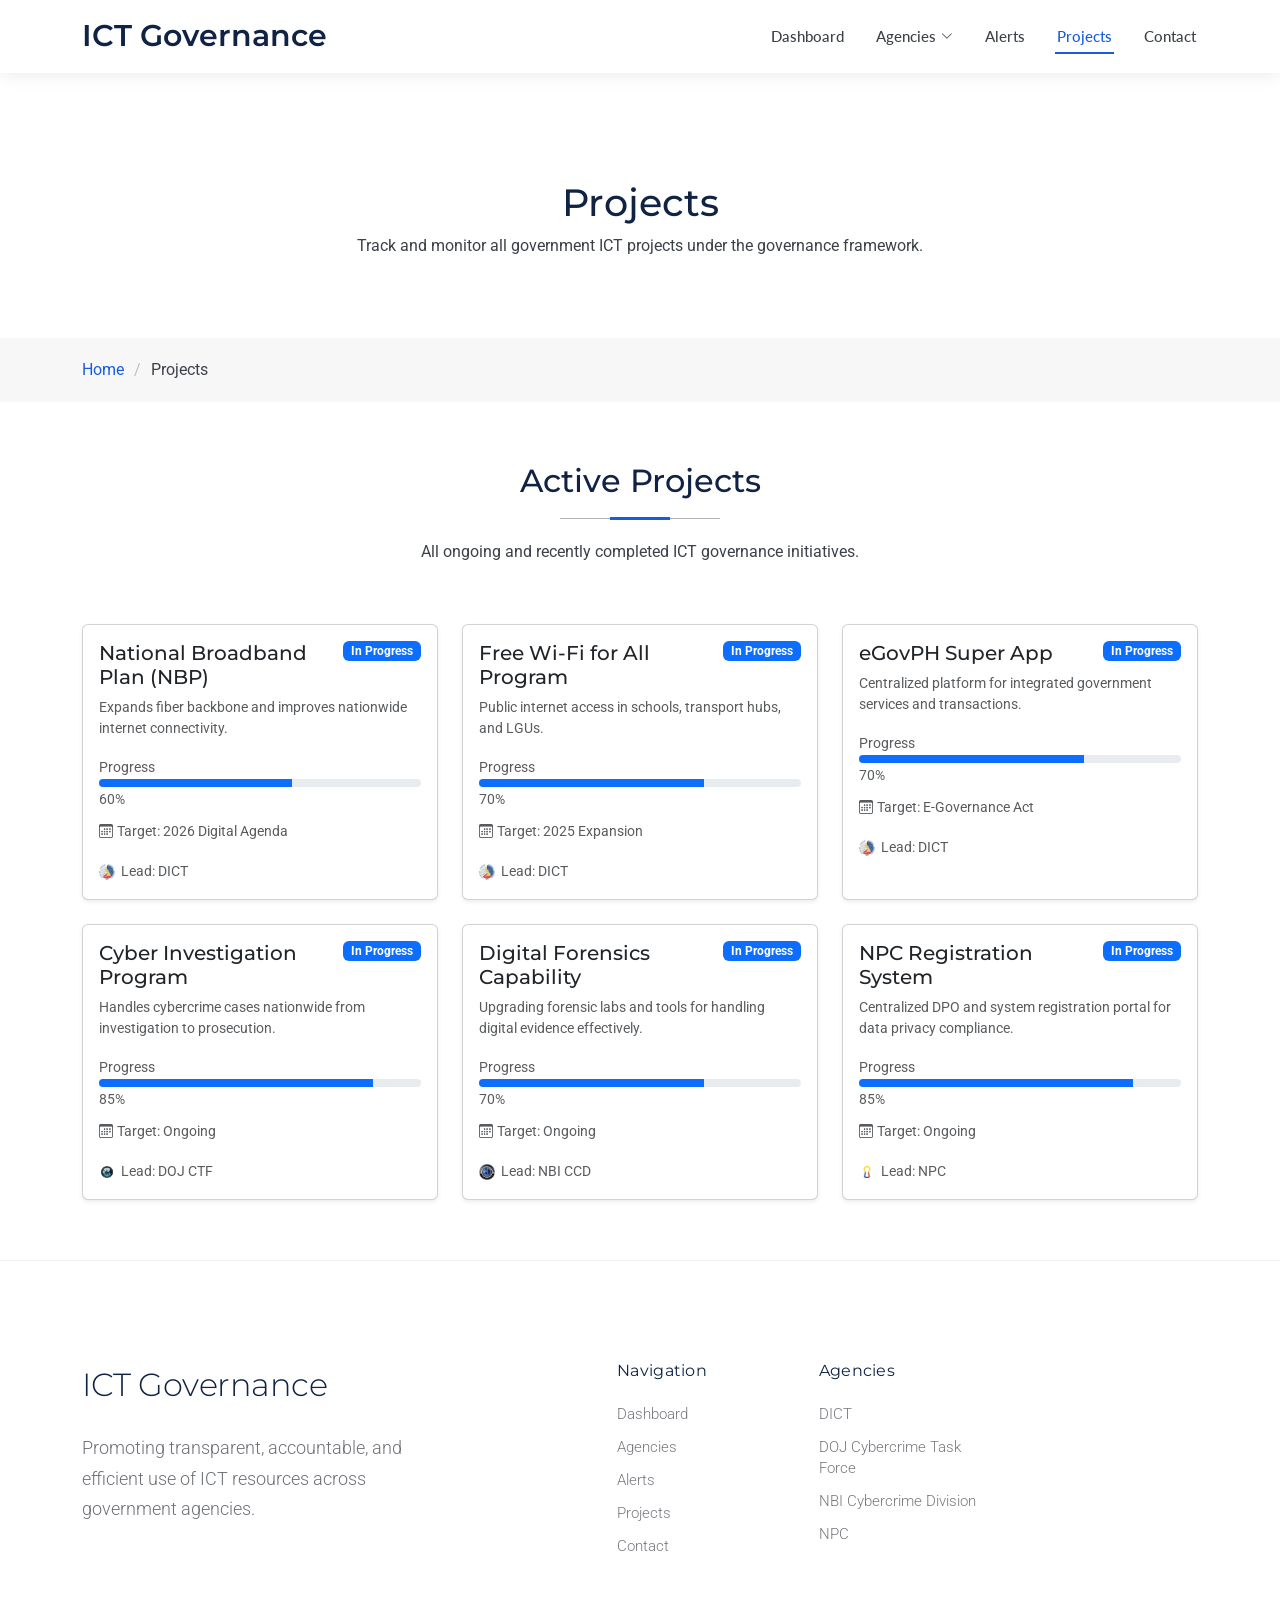
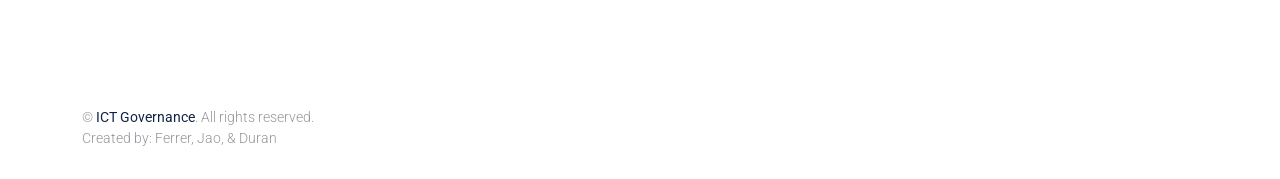
<file: projects.html>
<!DOCTYPE html>
<html lang="en">

<head>
  <meta charset="utf-8">
  <meta content="width=device-width, initial-scale=1.0" name="viewport">
  <title>Projects - ICT Governance</title>
  <meta name="description" content="ICT Governance - Active Projects">
  <meta name="keywords" content="ICT, Governance, Projects">

  <!-- Favicons -->
  <link href="assets/img/favicon.png" rel="icon">
  <link href="assets/img/apple-touch-icon.png" rel="apple-touch-icon">

  <!-- Fonts -->
  <link href="https://fonts.googleapis.com" rel="preconnect">
  <link href="https://fonts.gstatic.com" rel="preconnect" crossorigin>
  <link href="https://fonts.googleapis.com/css2?family=Roboto:ital,wght@0,100;0,300;0,400;0,500;0,700;0,900;1,100;1,300;1,400;1,500;1,700;1,900&family=Montserrat:ital,wght@0,100;0,200;0,300;0,400;0,500;0,600;0,700;0,800;0,900;1,100;1,200;1,300;1,400;1,500;1,600;1,700;1,800;1,900&family=Lato:ital,wght@0,100;0,300;0,400;0,700;0,900;1,100;1,300;1,400;1,700;1,900&display=swap" rel="stylesheet">

  <!-- Vendor CSS Files -->
  <link href="assets/vendor/bootstrap/css/bootstrap.min.css" rel="stylesheet">
  <link href="assets/vendor/bootstrap-icons/bootstrap-icons.css" rel="stylesheet">
  <link href="assets/vendor/aos/aos.css" rel="stylesheet">
  <link href="assets/vendor/glightbox/css/glightbox.min.css" rel="stylesheet">
  <link href="assets/vendor/fontawesome-free/css/all.min.css" rel="stylesheet">
  <link href="assets/vendor/swiper/swiper-bundle.min.css" rel="stylesheet">

  <!-- Main CSS File -->
  <link href="assets/css/main.css" rel="stylesheet">
</head>

<body class="projects-page">

  <header id="header" class="header fixed-top">



    <div class="branding d-flex align-items-center">
      <div class="container position-relative d-flex align-items-center justify-content-between">
        <a href="index.html" class="logo d-flex align-items-center">
          <h1 class="sitename">ICT Governance</h1>
        </a>

        <nav id="navmenu" class="navmenu">
          <ul>
            <li><a href="index.html">Dashboard</a></li>
            <li class="dropdown"><a href="agencies.html"><span>Agencies</span> <i class="bi bi-chevron-down toggle-dropdown"></i></a>
              <ul>
                <li><a href="agencies/dict.html"><i class="bi bi-building me-1"></i>DICT</a></li>
                <li><a href="agencies/doj-cybercrime.html"><i class="bi bi-shield-fill me-1"></i>DOJ Cybercrime Task Force</a></li>
                <li><a href="agencies/nbi-cybercrime.html"><i class="bi bi-person-badge-fill me-1"></i>NBI Cybercrime Division</a></li>
                <li><a href="agencies/npc.html"><i class="bi bi-lock-fill me-1"></i>NPC</a></li>
              </ul>
            </li>
            <li><a href="alerts.html">Alerts</a></li>
            <li><a href="projects.html" class="active">Projects</a></li>
            <li><a href="contact.html">Contact</a></li>
          </ul>
          <i class="mobile-nav-toggle d-xl-none bi bi-list"></i>
        </nav>
      </div>
    </div>

  </header>

  <main class="main">

    <!-- Page Title -->
    <div class="page-title">
      <div class="heading">
        <div class="container">
          <div class="row d-flex justify-content-center text-center">
            <div class="col-lg-8">
              <h1 class="heading-title">Projects</h1>
              <p class="mb-0">Track and monitor all government ICT projects under the governance framework.</p>
            </div>
          </div>
        </div>
      </div>
      <nav class="breadcrumbs">
        <div class="container">
          <ol>
            <li><a href="index.html">Home</a></li>
            <li class="current">Projects</li>
          </ol>
        </div>
      </nav>
    </div><!-- End Page Title -->

    <!-- Projects Section -->
    <section id="projects-section" class="section">

      <div class="container section-title" data-aos="fade-up">
        <h2>Active Projects</h2>
        <p>All ongoing and recently completed ICT governance initiatives.</p>
      </div>

      <div class="container" data-aos="fade-up" data-aos-delay="100">

        <div class="row gy-4">

              <div class="col-lg-4 col-md-6">
                <div class="card h-100 shadow-sm">
                  <div class="card-body">
                    <div class="d-flex justify-content-between align-items-start mb-2">
                      <h5 class="card-title mb-0">National Broadband Plan (NBP)</h5>
                      <span class="badge bg-primary">In Progress</span>
                    </div>
                    <p class="card-text text-muted small">Expands fiber backbone and improves nationwide internet connectivity.</p>
                    <div class="mb-2">
                      <small class="text-muted">Progress</small>
                      <div class="progress" style="height: 8px;">
                        <div class="progress-bar bg-primary" role="progressbar" style="width: 60%" aria-valuenow="60" aria-valuemin="0" aria-valuemax="100"></div>
                      </div>
                      <small class="text-muted">60%</small>
                    </div>
                    <p class="card-text"><small class="text-muted"><i class="bi bi-calendar3 me-1"></i>Target: 2026 Digital Agenda</small></p>
                    <p class="card-text"><small class="text-muted"><img src="assets/img/dict.png" alt="DICT" style="width:16px; height:16px; object-fit:contain; margin-right:6px;">Lead: DICT</small></p>
                  </div>
                </div>
              </div>

              <div class="col-lg-4 col-md-6">
                <div class="card h-100 shadow-sm">
                  <div class="card-body">
                    <div class="d-flex justify-content-between align-items-start mb-2">
                      <h5 class="card-title mb-0">Free Wi-Fi for All Program</h5>
                      <span class="badge bg-primary">In Progress</span>
                    </div>
                    <p class="card-text text-muted small">Public internet access in schools, transport hubs, and LGUs.</p>
                    <div class="mb-2">
                      <small class="text-muted">Progress</small>
                      <div class="progress" style="height: 8px;">
                        <div class="progress-bar bg-primary" role="progressbar" style="width: 70%" aria-valuenow="70" aria-valuemin="0" aria-valuemax="100"></div>
                      </div>
                      <small class="text-muted">70%</small>
                    </div>
                    <p class="card-text"><small class="text-muted"><i class="bi bi-calendar3 me-1"></i>Target: 2025 Expansion</small></p>
                    <p class="card-text"><small class="text-muted"><img src="assets/img/dict.png" alt="DICT" style="width:16px; height:16px; object-fit:contain; margin-right:6px;">Lead: DICT</small></p>
                  </div>
                </div>
              </div>

              <div class="col-lg-4 col-md-6">
                <div class="card h-100 shadow-sm">
                  <div class="card-body">
                    <div class="d-flex justify-content-between align-items-start mb-2">
                      <h5 class="card-title mb-0">eGovPH Super App</h5>
                      <span class="badge bg-primary">In Progress</span>
                    </div>
                    <p class="card-text text-muted small">Centralized platform for integrated government services and transactions.</p>
                    <div class="mb-2">
                      <small class="text-muted">Progress</small>
                      <div class="progress" style="height: 8px;">
                        <div class="progress-bar bg-primary" role="progressbar" style="width: 70%" aria-valuenow="70" aria-valuemin="0" aria-valuemax="100"></div>
                      </div>
                      <small class="text-muted">70%</small>
                    </div>
                    <p class="card-text"><small class="text-muted"><i class="bi bi-calendar3 me-1"></i>Target: E-Governance Act</small></p>
                    <p class="card-text"><small class="text-muted"><img src="assets/img/dict.png" alt="DICT" style="width:16px; height:16px; object-fit:contain; margin-right:6px;">Lead: DICT</small></p>
                  </div>
                </div>
              </div>

              <div class="col-lg-4 col-md-6">
                <div class="card h-100 shadow-sm">
                  <div class="card-body">
                    <div class="d-flex justify-content-between align-items-start mb-2">
                      <h5 class="card-title mb-0">Cyber Investigation Program</h5>
                      <span class="badge bg-primary">In Progress</span>
                    </div>
                    <p class="card-text text-muted small">Handles cybercrime cases nationwide from investigation to prosecution.</p>
                    <div class="mb-2">
                      <small class="text-muted">Progress</small>
                      <div class="progress" style="height: 8px;">
                        <div class="progress-bar bg-primary" role="progressbar" style="width: 85%" aria-valuenow="85" aria-valuemin="0" aria-valuemax="100"></div>
                      </div>
                      <small class="text-muted">85%</small>
                    </div>
                    <p class="card-text"><small class="text-muted"><i class="bi bi-calendar3 me-1"></i>Target: Ongoing</small></p>
                    <p class="card-text"><small class="text-muted"><img src="assets/img/doj.jpg" alt="DOJ" style="width:16px; height:16px; object-fit:contain; margin-right:6px;">Lead: DOJ CTF</small></p>
                  </div>
                </div>
              </div>

              <div class="col-lg-4 col-md-6">
                <div class="card h-100 shadow-sm">
                  <div class="card-body">
                    <div class="d-flex justify-content-between align-items-start mb-2">
                      <h5 class="card-title mb-0">Digital Forensics Capability</h5>
                      <span class="badge bg-primary">In Progress</span>
                    </div>
                    <p class="card-text text-muted small">Upgrading forensic labs and tools for handling digital evidence effectively.</p>
                    <div class="mb-2">
                      <small class="text-muted">Progress</small>
                      <div class="progress" style="height: 8px;">
                        <div class="progress-bar bg-primary" role="progressbar" style="width: 70%" aria-valuenow="70" aria-valuemin="0" aria-valuemax="100"></div>
                      </div>
                      <small class="text-muted">70%</small>
                    </div>
                    <p class="card-text"><small class="text-muted"><i class="bi bi-calendar3 me-1"></i>Target: Ongoing</small></p>
                    <p class="card-text"><small class="text-muted"><img src="assets/img/nbi.png" alt="NBI" style="width:16px; height:16px; object-fit:contain; margin-right:6px;">Lead: NBI CCD</small></p>
                  </div>
                </div>
              </div>

              <div class="col-lg-4 col-md-6">
                <div class="card h-100 shadow-sm">
                  <div class="card-body">
                    <div class="d-flex justify-content-between align-items-start mb-2">
                      <h5 class="card-title mb-0">NPC Registration System</h5>
                      <span class="badge bg-primary">In Progress</span>
                    </div>
                    <p class="card-text text-muted small">Centralized DPO and system registration portal for data privacy compliance.</p>
                    <div class="mb-2">
                      <small class="text-muted">Progress</small>
                      <div class="progress" style="height: 8px;">
                        <div class="progress-bar bg-primary" role="progressbar" style="width: 85%" aria-valuenow="85" aria-valuemin="0" aria-valuemax="100"></div>
                      </div>
                      <small class="text-muted">85%</small>
                    </div>
                    <p class="card-text"><small class="text-muted"><i class="bi bi-calendar3 me-1"></i>Target: Ongoing</small></p>
                    <p class="card-text"><small class="text-muted"><img src="assets/img/npc.jpg" alt="NPC" style="width:16px; height:16px; object-fit:contain; margin-right:6px;">Lead: NPC</small></p>
                  </div>
                </div>
              </div>

            </div>

      </div>
    </section><!-- /Projects Section -->

  </main>

  <footer id="footer" class="footer-16 footer position-relative">
    <div class="container">
      <div class="footer-main" data-aos="fade-up" data-aos-delay="100">
        <div class="row align-items-start">
          <div class="col-lg-5">
            <div class="brand-section">
              <a href="index.html" class="logo d-flex align-items-center mb-4">
                <span class="sitename">ICT Governance</span>
              </a>
              <p class="brand-description">Promoting transparent, accountable, and efficient use of ICT resources across government agencies.</p>
            </div>
          </div>
          <div class="col-lg-7">
            <div class="footer-nav-wrapper">
              <div class="row">
                <div class="col-6 col-lg-4">
                  <div class="nav-column">
                    <h6>Navigation</h6>
                    <nav class="footer-nav">
                      <a href="index.html">Dashboard</a>
                      <a href="agencies.html">Agencies</a>
                      <a href="alerts.html">Alerts</a>
                      <a href="projects.html">Projects</a>
                      <a href="contact.html">Contact</a>
                    </nav>
                  </div>
                </div>
                <div class="col-6 col-lg-4">
                  <div class="nav-column">
                    <h6>Agencies</h6>
                    <nav class="footer-nav">
                      <a href="agencies/dict.html">DICT</a>
                      <a href="agencies/doj-cybercrime.html">DOJ Cybercrime Task Force</a>
                      <a href="agencies/nbi-cybercrime.html">NBI Cybercrime Division</a>
                      <a href="agencies/npc.html">NPC</a>
                    </nav>
                  </div>
                </div>
              </div>
            </div>
          </div>
        </div>
      </div>
    </div>
    <div class="footer-bottom">
      <div class="container">
        <div class="bottom-content" data-aos="fade-up" data-aos-delay="300">
          <div class="row align-items-center">
            <div class="col-lg-6">
              <div class="copyright">
                <p>© 
                  <span class="sitename">ICT Governance</span>. 
                  All rights reserved. 
                  <br>
                  <p>Created by: Ferrer, Jao, & Duran</p>
                </p>
              </div>
            </div>
            <div class="col-lg-6">
              <div class="legal-links">
                <!-- <a href="#!">Privacy Policy</a> -->
                <!-- <a href="#!">Terms of Service</a> -->
                <!-- <div class="credits">Template by <a href="https://bootstrapmade.com/">BootstrapMade</a></div> -->
              </div>
            </div>
          </div>
        </div>
      </div>
    </div>
  </footer>

  <!-- Scroll Top -->
  <a href="#!" id="scroll-top" class="scroll-top d-flex align-items-center justify-content-center"><i class="bi bi-arrow-up-short"></i></a>

  <!-- Preloader -->
  <div id="preloader"></div>

  <!-- Vendor JS Files -->
  <script src="assets/vendor/bootstrap/js/bootstrap.bundle.min.js"></script>
  <script src="assets/vendor/php-email-form/validate.js"></script>
  <script src="assets/vendor/aos/aos.js"></script>
  <script src="assets/vendor/glightbox/js/glightbox.min.js"></script>
  <script src="assets/vendor/purecounter/purecounter_vanilla.js"></script>
  <script src="assets/vendor/swiper/swiper-bundle.min.js"></script>

  <!-- Main JS File -->
  <script src="assets/js/main.js"></script>

</body>

</html>
</file>
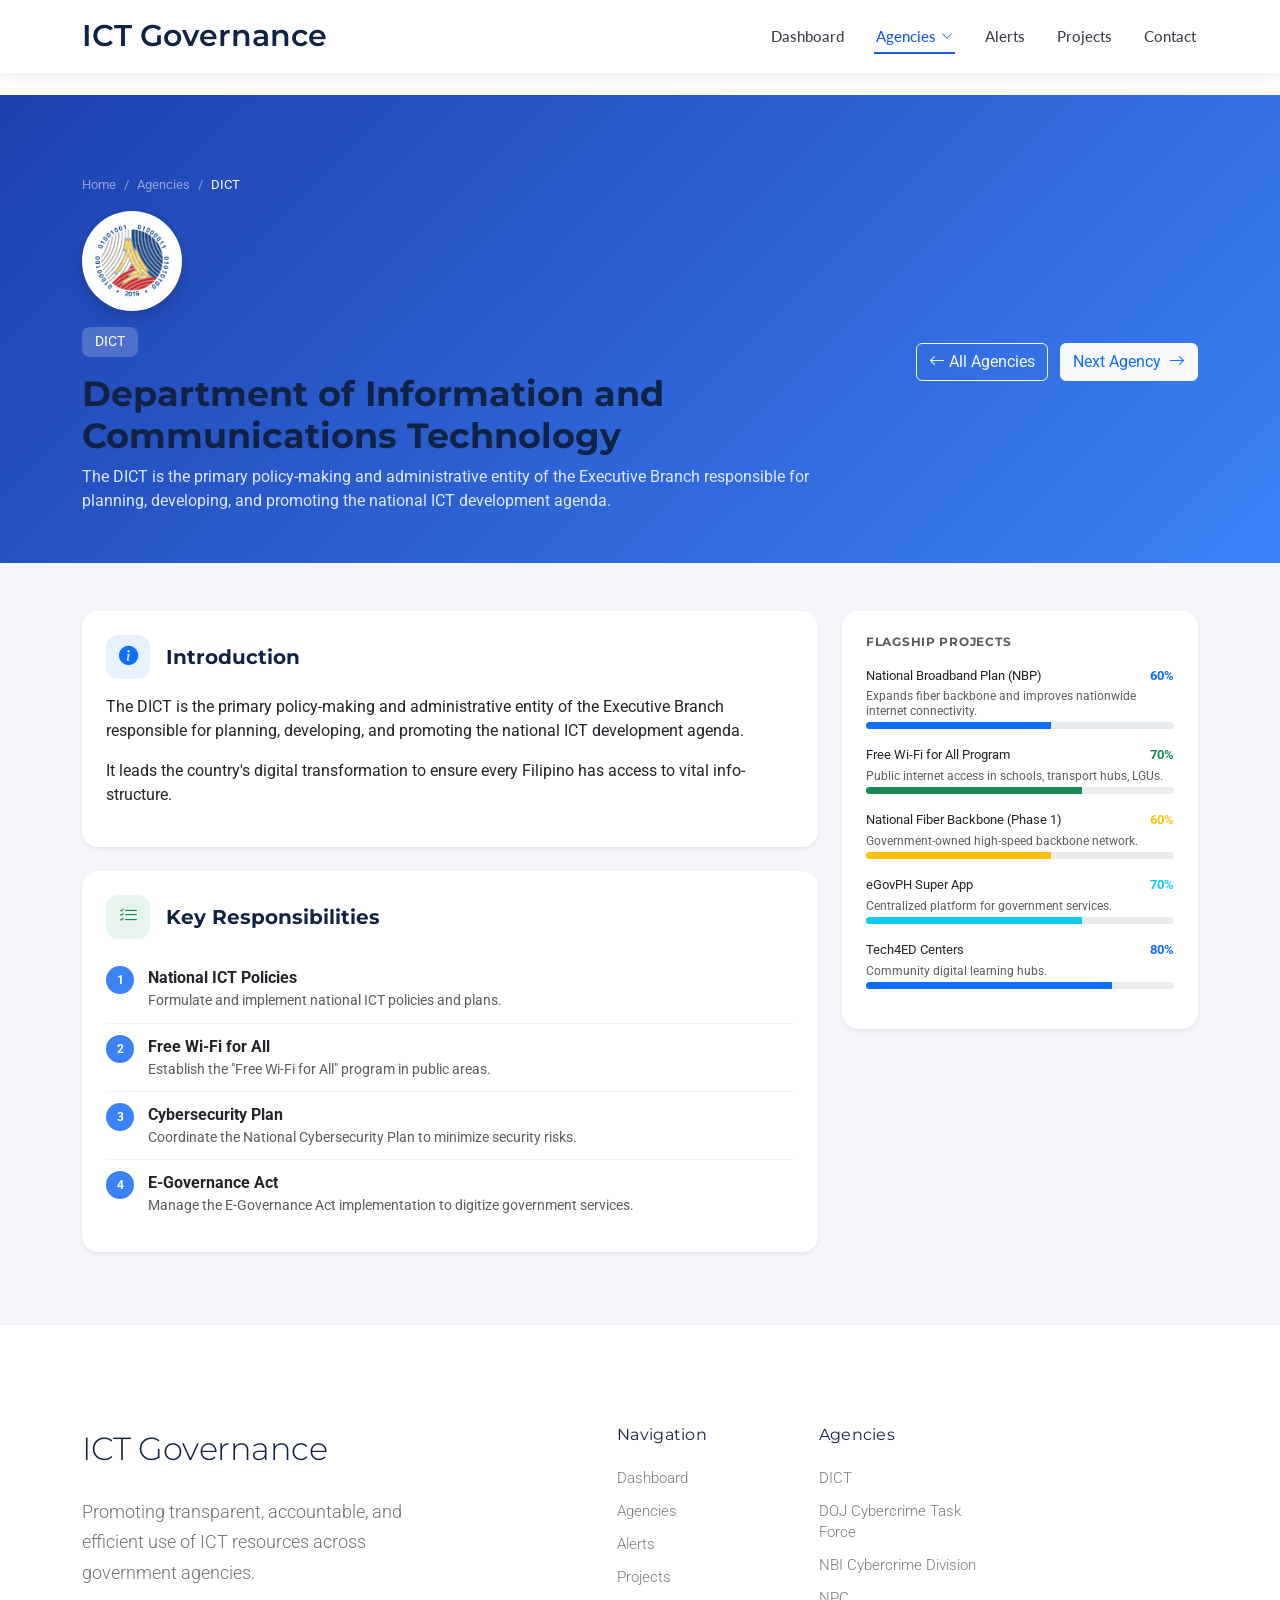
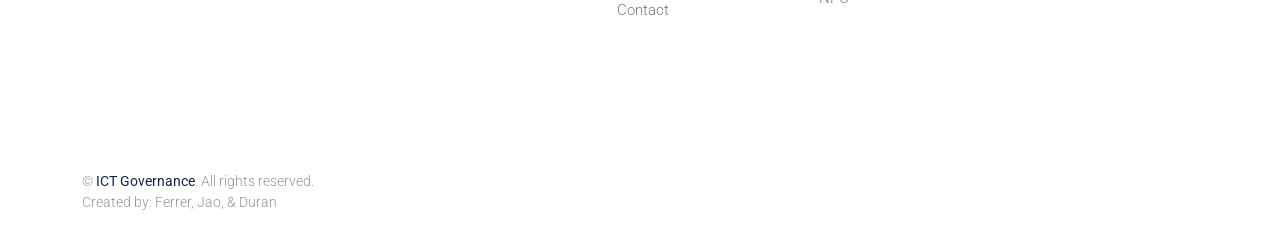
<file: agencies/dict.html>
<!DOCTYPE html>
<html lang="en">

<head>
  <meta charset="utf-8">
  <meta content="width=device-width, initial-scale=1.0" name="viewport">
  <title>DICT - ICT Governance</title>
  <meta name="description" content="Department of Information and Communications Technology - Agency Profile">
  <meta name="keywords" content="DICT, ICT, Governance, Philippines">

  <link href="../assets/img/favicon.png" rel="icon">
  <link href="../assets/img/apple-touch-icon.png" rel="apple-touch-icon">
  <link href="https://fonts.googleapis.com" rel="preconnect">
  <link href="https://fonts.gstatic.com" rel="preconnect" crossorigin>
  <link href="https://fonts.googleapis.com/css2?family=Roboto:wght@300;400;500;700&family=Montserrat:wght@400;600;700&family=Lato:wght@300;400;700&display=swap" rel="stylesheet">

  <link href="../assets/vendor/bootstrap/css/bootstrap.min.css" rel="stylesheet">
  <link href="../assets/vendor/bootstrap-icons/bootstrap-icons.css" rel="stylesheet">
  <link href="../assets/vendor/aos/aos.css" rel="stylesheet">
  <link href="../assets/vendor/fontawesome-free/css/all.min.css" rel="stylesheet">
  <link href="../assets/css/main.css" rel="stylesheet">

  <style>
    .agency-hero { background: linear-gradient(135deg, #1e40af 0%, #3b82f6 100%); color: #fff; padding: 80px 0 50px; margin-top: 95px; }
    .agency-hero .hero-icon { font-size: 4rem; opacity: .9; }
    .agency-hero h1 { font-size: 2.2rem; font-weight: 700; }
    .agency-hero .acronym-badge { background: rgba(255,255,255,.2); border-radius: 8px; font-size: .85rem; padding: .3rem .8rem; display: inline-block; }
    .section-icon { width: 44px; height: 44px; border-radius: 12px; display: flex; align-items: center; justify-content: center; font-size: 1.2rem; flex-shrink: 0; }
    .responsibility-item { display: flex; gap: 14px; align-items: flex-start; padding: .7rem 0; border-bottom: 1px solid #f0f2f7; }
    .responsibility-item:last-child { border-bottom: none; }
    .responsibility-num { width: 28px; height: 28px; border-radius: 50%; background: #3b82f6; color: #fff; font-size: .75rem; font-weight: 700; display: flex; align-items: center; justify-content: center; flex-shrink: 0; }
    .stat-card-inner { border-radius: 14px; padding: 1.25rem; text-align: center; }
    .stat-card-inner .stat-val { font-size: 1.8rem; font-weight: 700; }
    .stat-card-inner .stat-lbl { font-size: .75rem; text-transform: uppercase; letter-spacing: .06em; color: #7a869a; }
    .infographic-box { border-radius: 14px; padding: 1.5rem; text-align: center; background: #f8faff; border: 1px dashed #c7d7f5; }
    .infographic-box .bi { font-size: 2.5rem; }
  </style>
</head>

<body class="agencies-page">

  <header id="header" class="header fixed-top">
    
    <div class="branding d-flex align-items-center">
      <div class="container position-relative d-flex align-items-center justify-content-between">
        <a href="../index.html" class="logo d-flex align-items-center">
          <h1 class="sitename">ICT Governance</h1>
        </a>
        <nav id="navmenu" class="navmenu">
          <ul>
            <li><a href="../index.html">Dashboard</a></li>
            <li class="dropdown"><a href="../agencies.html" class="active"><span>Agencies</span> <i class="bi bi-chevron-down toggle-dropdown"></i></a>
              <ul>
                <li><a href="dict.html" class="active"><i class="bi bi-building me-1"></i>DICT</a></li>
                <li><a href="doj-cybercrime.html"><i class="bi bi-shield-fill me-1"></i>DOJ Cybercrime Task Force</a></li>
                <li><a href="nbi-cybercrime.html"><i class="bi bi-person-badge-fill me-1"></i>NBI Cybercrime Division</a></li>
                <li><a href="npc.html"><i class="bi bi-lock-fill me-1"></i>NPC</a></li>
              </ul>
            </li>
            <li><a href="../alerts.html">Alerts</a></li>
            <li><a href="../projects.html">Projects</a></li>
            <li><a href="../contact.html">Contact</a></li>
          </ul>
          <i class="mobile-nav-toggle d-xl-none bi bi-list"></i>
        </nav>
      </div>
    </div>
  </header>

  <!-- ── Hero Banner ── -->
  <div class="agency-hero">
    <div class="container">
      <nav aria-label="breadcrumb" class="mb-3">
        <ol class="breadcrumb mb-0" style="font-size:.82rem; --bs-breadcrumb-divider-color: rgba(255,255,255,.5); color: rgba(255,255,255,.7);">
          <li class="breadcrumb-item"><a href="../index.html" class="text-white-50">Home</a></li>
          <li class="breadcrumb-item"><a href="../agencies.html" class="text-white-50">Agencies</a></li>
          <li class="breadcrumb-item active text-white">DICT</li>
        </ol>
      </nav>
      <div class="row align-items-center gy-4">
        <div class="col-lg-8">
          <div class="mb-3">
            <div class="bg-white rounded-circle shadow d-flex align-items-center justify-content-center overflow-hidden" style="width: 100px; height: 100px; border: 3px solid rgba(255,255,255,0.2);">
              <img src="../assets/img/dict.png" alt="DICT Logo" style="width: 80%; height: 80%; object-fit: contain;">
            </div>
          </div>
          <span class="acronym-badge mb-2">DICT</span>
          <h1 class="mt-2">Department of Information and Communications Technology</h1>
          <p class="mb-0" style="opacity:.85;">
            The DICT is the primary policy-making and administrative entity of the Executive Branch responsible for planning, developing, and promoting the national ICT development agenda.
          </p>
        </div>
        <div class="col-lg-4 text-lg-end">
          <a href="../agencies.html" class="btn btn-outline-light me-2"><i class="bi bi-arrow-left me-1"></i>All Agencies</a>
          <a href="npc.html" class="btn btn-light text-primary">Next Agency <i class="bi bi-arrow-right ms-1"></i></a>
        </div>
      </div>
    </div>
  </div>

  <main class="main" style="background:#f4f6fb;">
    <div class="container py-5">
      <div class="row gy-4">

        <!-- ── LEFT COLUMN ── -->
        <div class="col-lg-8">

          <!-- Brief Introduction -->
          <div class="card border-0 shadow-sm rounded-4 mb-4" data-aos="fade-up">
            <div class="card-body p-4">
              <div class="d-flex gap-3 align-items-center mb-3">
                <div class="section-icon bg-primary bg-opacity-10 text-primary"><i class="bi bi-info-circle-fill"></i></div>
                <h5 class="fw-bold mb-0">Introduction</h5>
              </div>
              <p>The DICT is the primary policy-making and administrative entity of the Executive Branch responsible for planning, developing, and promoting the national ICT development agenda.</p>
              <p>It leads the country's digital transformation to ensure every Filipino has access to vital info-structure.</p>
            </div>
          </div>

          <!-- Responsibilities -->
          <div class="card border-0 shadow-sm rounded-4 mb-4" data-aos="fade-up" data-aos-delay="60">
            <div class="card-body p-4">
              <div class="d-flex gap-3 align-items-center mb-3">
                <div class="section-icon bg-success bg-opacity-10 text-success"><i class="bi bi-list-check"></i></div>
                <h5 class="fw-bold mb-0">Key Responsibilities</h5>
              </div>
              <div class="responsibility-item">
                <div class="responsibility-num">1</div>
                <div>
                  <strong>National ICT Policies</strong>
                  <p class="mb-0 text-muted" style="font-size:.875rem;">Formulate and implement national ICT policies and plans.</p>
                </div>
              </div>
              <div class="responsibility-item">
                <div class="responsibility-num">2</div>
                <div>
                  <strong>Free Wi-Fi for All</strong>
                  <p class="mb-0 text-muted" style="font-size:.875rem;">Establish the "Free Wi-Fi for All" program in public areas.</p>
                </div>
              </div>
              <div class="responsibility-item">
                <div class="responsibility-num">3</div>
                <div>
                  <strong>Cybersecurity Plan</strong>
                  <p class="mb-0 text-muted" style="font-size:.875rem;">Coordinate the National Cybersecurity Plan to minimize security risks.</p>
                </div>
              </div>
              <div class="responsibility-item">
                <div class="responsibility-num">4</div>
                <div>
                  <strong>E-Governance Act</strong>
                  <p class="mb-0 text-muted" style="font-size:.875rem;">Manage the E-Governance Act implementation to digitize government services.</p>
                </div>
              </div>
            </div>
          </div>



        </div>

        <!-- ── RIGHT COLUMN (Stats Sidebar) ── -->
        <div class="col-lg-4">

          <!-- Projects -->
          <div class="card border-0 shadow-sm rounded-4 mb-4" data-aos="fade-left" data-aos-delay="60">
            <div class="card-body p-4">
              <h6 class="fw-bold text-uppercase text-muted mb-3" style="letter-spacing:.06em;font-size:.75rem;">Flagship Projects</h6>

              <div class="mb-3">
                <div class="d-flex justify-content-between mb-1" style="font-size:.82rem;">
                  <span>National Broadband Plan (NBP)</span><strong class="text-primary">60%</strong>
                </div>
                <p class="mb-1 text-muted" style="font-size:.75rem;line-height:1.2;">Expands fiber backbone and improves nationwide internet connectivity.</p>
                <div class="progress" style="height:7px;">
                  <div class="progress-bar bg-primary" style="width:60%;"></div>
                </div>
              </div>
              <div class="mb-3">
                <div class="d-flex justify-content-between mb-1" style="font-size:.82rem;">
                  <span>Free Wi-Fi for All Program</span><strong class="text-success">70%</strong>
                </div>
                <p class="mb-1 text-muted" style="font-size:.75rem;line-height:1.2;">Public internet access in schools, transport hubs, LGUs.</p>
                <div class="progress" style="height:7px;">
                  <div class="progress-bar bg-success" style="width:70%;"></div>
                </div>
              </div>
              <div class="mb-3">
                <div class="d-flex justify-content-between mb-1" style="font-size:.82rem;">
                  <span>National Fiber Backbone (Phase 1)</span><strong class="text-warning">60%</strong>
                </div>
                <p class="mb-1 text-muted" style="font-size:.75rem;line-height:1.2;">Government-owned high-speed backbone network.</p>
                <div class="progress" style="height:7px;">
                  <div class="progress-bar bg-warning" style="width:60%;"></div>
                </div>
              </div>
              <div class="mb-3">
                <div class="d-flex justify-content-between mb-1" style="font-size:.82rem;">
                  <span>eGovPH Super App</span><strong class="text-info">70%</strong>
                </div>
                <p class="mb-1 text-muted" style="font-size:.75rem;line-height:1.2;">Centralized platform for government services.</p>
                <div class="progress" style="height:7px;">
                  <div class="progress-bar bg-info" style="width:70%;"></div>
                </div>
              </div>
              <div class="mb-3">
                <div class="d-flex justify-content-between mb-1" style="font-size:.82rem;">
                  <span>Tech4ED Centers</span><strong class="text-primary">80%</strong>
                </div>
                <p class="mb-1 text-muted" style="font-size:.75rem;line-height:1.2;">Community digital learning hubs.</p>
                <div class="progress" style="height:7px;">
                  <div class="progress-bar bg-primary" style="width:80%;"></div>
                </div>
              </div>

            </div>
          </div>

        </div><!-- /right col -->
      </div><!-- /row -->
    </div>
  </main>

  <footer id="footer" class="footer-16 footer position-relative">
    <div class="container">
      <div class="footer-main" data-aos="fade-up" data-aos-delay="100">
        <div class="row align-items-start">
          <div class="col-lg-5">
            <div class="brand-section">
              <a href="index.html" class="logo d-flex align-items-center mb-4">
                <span class="sitename">ICT Governance</span>
              </a>
              <p class="brand-description">Promoting transparent, accountable, and efficient use of ICT resources across government agencies.</p>
            </div>
          </div>
          <div class="col-lg-7">
            <div class="footer-nav-wrapper">
              <div class="row">
                <div class="col-6 col-lg-4">
                  <div class="nav-column">
                    <h6>Navigation</h6>
                    <nav class="footer-nav">
                      <a href="index.html">Dashboard</a>
                      <a href="agencies.html">Agencies</a>
                      <a href="alerts.html">Alerts</a>
                      <a href="projects.html">Projects</a>
                      <a href="contact.html">Contact</a>
                    </nav>
                  </div>
                </div>
                <div class="col-6 col-lg-4">
                  <div class="nav-column">
                    <h6>Agencies</h6>
                    <nav class="footer-nav">
                      <a href="agencies/dict.html">DICT</a>
                      <a href="agencies/doj-cybercrime.html">DOJ Cybercrime Task Force</a>
                      <a href="agencies/nbi-cybercrime.html">NBI Cybercrime Division</a>
                      <a href="agencies/npc.html">NPC</a>
                    </nav>
                  </div>
                </div>
              </div>
            </div>
          </div>
        </div>
      </div>
    </div>
    <div class="footer-bottom">
      <div class="container">
        <div class="bottom-content" data-aos="fade-up" data-aos-delay="300">
          <div class="row align-items-center">
            <div class="col-lg-6">
              <div class="copyright">
                <p>© 
                  <span class="sitename">ICT Governance</span>. 
                  All rights reserved. 
                  <br>
                  <p>Created by: Ferrer, Jao, & Duran</p>
                </p>
              </div>
            </div>
            <div class="col-lg-6">
              <div class="legal-links">
                <!-- <a href="#!">Privacy Policy</a> -->
                <!-- <a href="#!">Terms of Service</a> -->
                <!-- <div class="credits">Template by <a href="https://bootstrapmade.com/">BootstrapMade</a></div> -->
              </div>
            </div>
          </div>
        </div>
      </div>
    </div>
  </footer>

  <a href="#!" id="scroll-top" class="scroll-top d-flex align-items-center justify-content-center"><i class="bi bi-arrow-up-short"></i></a>
  <div id="preloader"></div>
  <script src="../assets/vendor/bootstrap/js/bootstrap.bundle.min.js"></script>
  <script src="../assets/vendor/aos/aos.js"></script>
  <script src="../assets/js/main.js"></script>
</body>
</html>
</file>
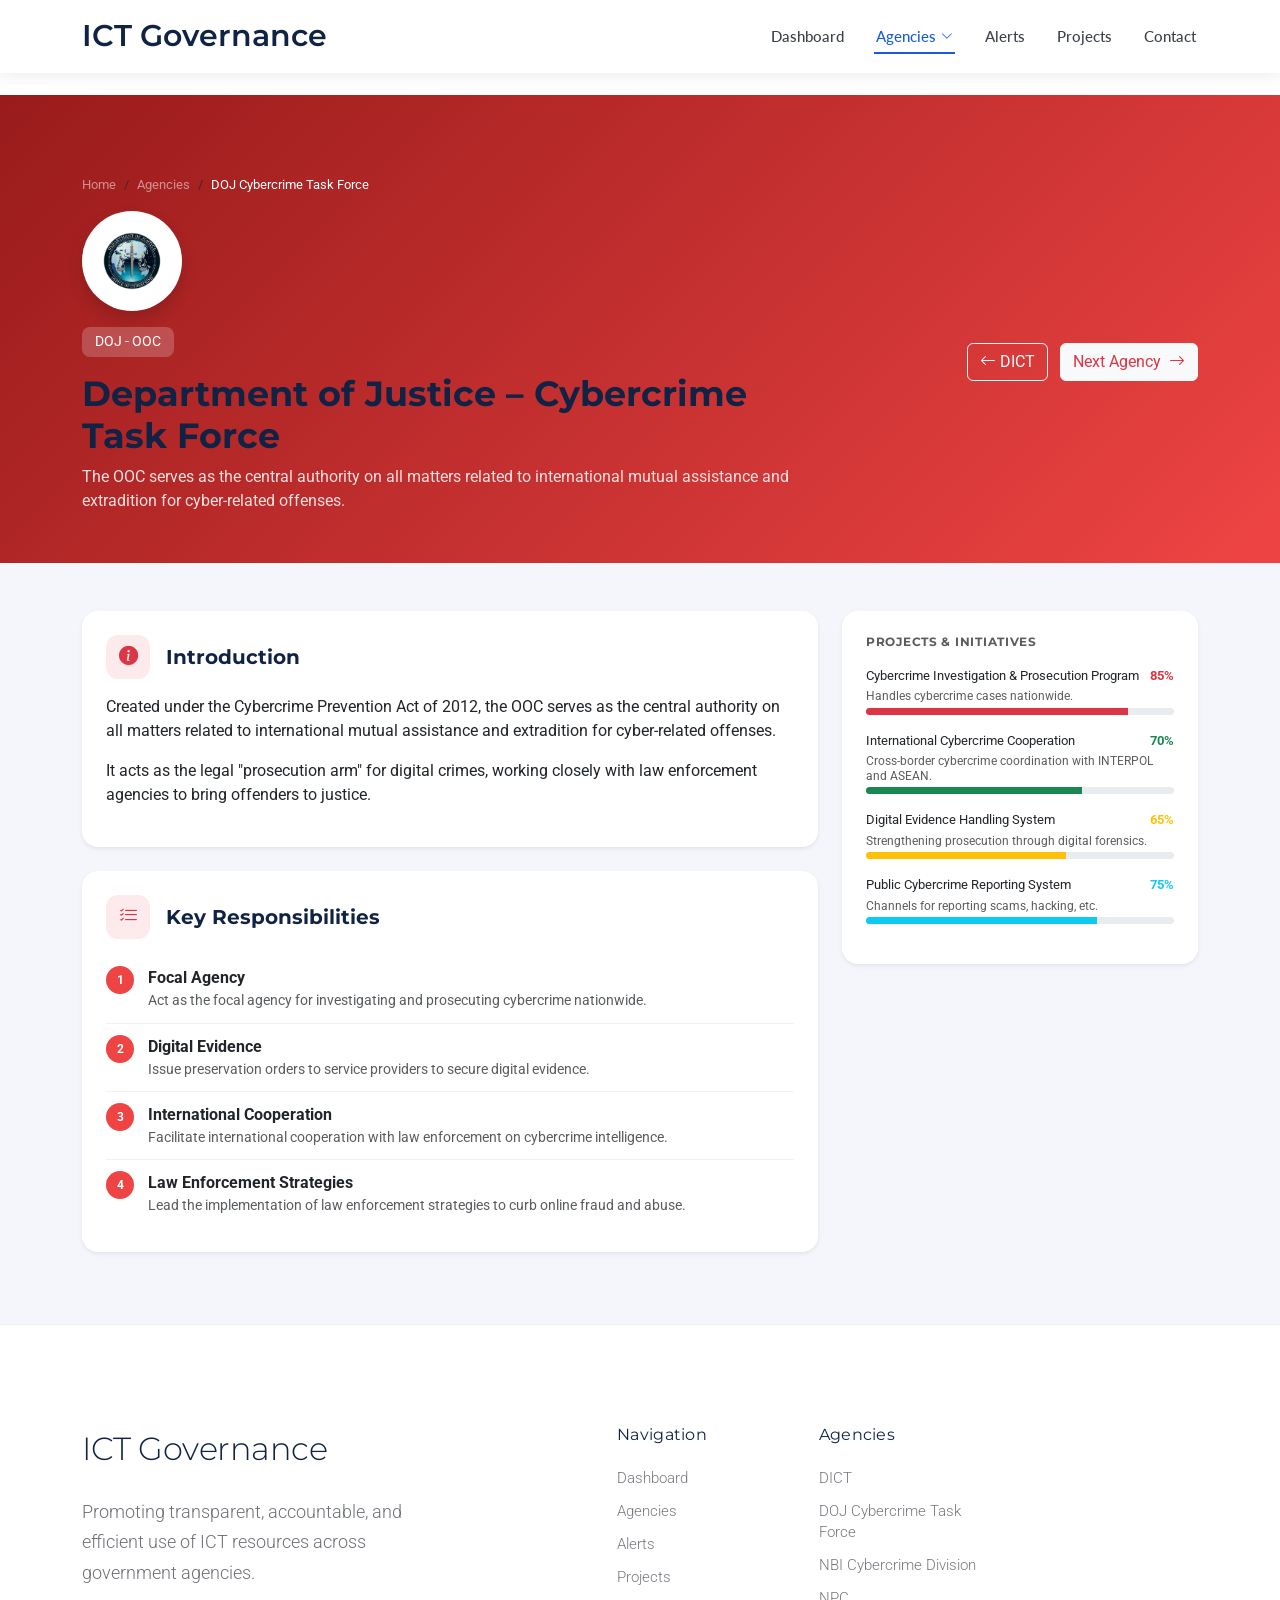
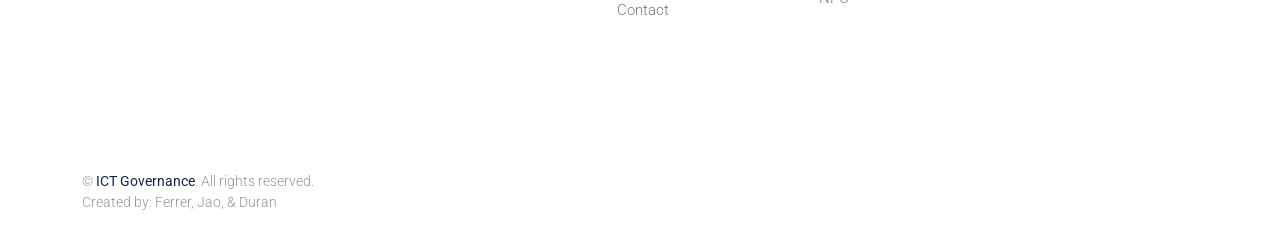
<file: agencies/doj-cybercrime.html>
<!DOCTYPE html>
<html lang="en">

<head>
  <meta charset="utf-8">
  <meta content="width=device-width, initial-scale=1.0" name="viewport">
  <title>DOJ Cybercrime Task Force - ICT Governance</title>
  <meta name="description" content="DOJ Cybercrime Task Force - Agency Profile">

  <link href="../assets/img/favicon.png" rel="icon">
  <link href="../assets/img/apple-touch-icon.png" rel="apple-touch-icon">
  <link href="https://fonts.googleapis.com" rel="preconnect">
  <link href="https://fonts.gstatic.com" rel="preconnect" crossorigin>
  <link href="https://fonts.googleapis.com/css2?family=Roboto:wght@300;400;500;700&family=Montserrat:wght@400;600;700&family=Lato:wght@300;400;700&display=swap" rel="stylesheet">

  <link href="../assets/vendor/bootstrap/css/bootstrap.min.css" rel="stylesheet">
  <link href="../assets/vendor/bootstrap-icons/bootstrap-icons.css" rel="stylesheet">
  <link href="../assets/vendor/aos/aos.css" rel="stylesheet">
  <link href="../assets/vendor/fontawesome-free/css/all.min.css" rel="stylesheet">
  <link href="../assets/css/main.css" rel="stylesheet">

  <style>
    .agency-hero { background: linear-gradient(135deg, #991b1b 0%, #ef4444 100%); color: #fff; padding: 80px 0 50px; margin-top: 95px; }
    .agency-hero .hero-icon { font-size: 4rem; opacity: .9; }
    .agency-hero h1 { font-size: 2.2rem; font-weight: 700; }
    .agency-hero .acronym-badge { background: rgba(255,255,255,.2); border-radius: 8px; font-size: .85rem; padding: .3rem .8rem; display: inline-block; }
    .section-icon { width: 44px; height: 44px; border-radius: 12px; display: flex; align-items: center; justify-content: center; font-size: 1.2rem; flex-shrink: 0; }
    .responsibility-item { display: flex; gap: 14px; align-items: flex-start; padding: .7rem 0; border-bottom: 1px solid #f0f2f7; }
    .responsibility-item:last-child { border-bottom: none; }
    .responsibility-num { width: 28px; height: 28px; border-radius: 50%; background: #ef4444; color: #fff; font-size: .75rem; font-weight: 700; display: flex; align-items: center; justify-content: center; flex-shrink: 0; }
    .stat-card-inner { border-radius: 14px; padding: 1.25rem; text-align: center; }
    .stat-card-inner .stat-val { font-size: 1.8rem; font-weight: 700; }
    .stat-card-inner .stat-lbl { font-size: .75rem; text-transform: uppercase; letter-spacing: .06em; color: #7a869a; }
    .infographic-box { border-radius: 14px; padding: 1.5rem; text-align: center; background: #fff5f5; border: 1px dashed #fca5a5; }
    .infographic-box .bi { font-size: 2.5rem; }
  </style>
</head>

<body class="agencies-page">

  <header id="header" class="header fixed-top">
    
    <div class="branding d-flex align-items-center">
      <div class="container position-relative d-flex align-items-center justify-content-between">
        <a href="../index.html" class="logo d-flex align-items-center"><h1 class="sitename">ICT Governance</h1></a>
        <nav id="navmenu" class="navmenu">
          <ul>
            <li><a href="../index.html">Dashboard</a></li>
            <li class="dropdown"><a href="../agencies.html" class="active"><span>Agencies</span> <i class="bi bi-chevron-down toggle-dropdown"></i></a>
              <ul>
                <li><a href="dict.html"><i class="bi bi-building me-1"></i>DICT</a></li>
                <li><a href="doj-cybercrime.html" class="active"><i class="bi bi-shield-fill me-1"></i>DOJ Cybercrime Task Force</a></li>
                <li><a href="nbi-cybercrime.html"><i class="bi bi-person-badge-fill me-1"></i>NBI Cybercrime Division</a></li>
                <li><a href="npc.html"><i class="bi bi-lock-fill me-1"></i>NPC</a></li>
              </ul>
            </li>
            <li><a href="../alerts.html">Alerts</a></li>
            <li><a href="../projects.html">Projects</a></li>
            <li><a href="../contact.html">Contact</a></li>
          </ul>
          <i class="mobile-nav-toggle d-xl-none bi bi-list"></i>
        </nav>
      </div>
    </div>
  </header>

  <!-- ── Hero Banner ── -->
  <div class="agency-hero">
    <div class="container">
      <nav aria-label="breadcrumb" class="mb-3">
        <ol class="breadcrumb mb-0" style="font-size:.82rem;">
          <li class="breadcrumb-item"><a href="../index.html" class="text-white-50">Home</a></li>
          <li class="breadcrumb-item"><a href="../agencies.html" class="text-white-50">Agencies</a></li>
          <li class="breadcrumb-item active text-white">DOJ Cybercrime Task Force</li>
        </ol>
      </nav>
      <div class="row align-items-center gy-4">
        <div class="col-lg-8">
          <div class="mb-3">
            <div class="bg-white rounded-circle shadow d-flex align-items-center justify-content-center overflow-hidden" style="width: 100px; height: 100px; border: 3px solid rgba(255,255,255,0.2);">
              <img src="../assets/img/doj.jpg" alt="DOJ Logo" style="width: 80%; height: 80%; object-fit: contain;">
            </div>
          </div>
          <span class="acronym-badge mb-2">DOJ - OOC</span>
          <h1 class="mt-2">Department of Justice – Cybercrime Task Force</h1>
          <p class="mb-0" style="opacity:.85;">
            The OOC serves as the central authority on all matters related to international mutual assistance and extradition for cyber-related offenses.
          </p>
        </div>
        <div class="col-lg-4 text-lg-end">
          <a href="dict.html" class="btn btn-outline-light me-2"><i class="bi bi-arrow-left me-1"></i>DICT</a>
          <a href="nbi-cybercrime.html" class="btn btn-light text-danger">Next Agency <i class="bi bi-arrow-right ms-1"></i></a>
        </div>
      </div>
    </div>
  </div>

  <main class="main" style="background:#f4f6fb;">
    <div class="container py-5">
      <div class="row gy-4">

        <!-- ── LEFT COLUMN ── -->
        <div class="col-lg-8">

          <!-- Brief Introduction -->
          <div class="card border-0 shadow-sm rounded-4 mb-4" data-aos="fade-up">
            <div class="card-body p-4">
              <div class="d-flex gap-3 align-items-center mb-3">
                <div class="section-icon bg-danger bg-opacity-10 text-danger"><i class="bi bi-info-circle-fill"></i></div>
                <h5 class="fw-bold mb-0">Introduction</h5>
              </div>
              <p>Created under the Cybercrime Prevention Act of 2012, the OOC serves as the central authority on all matters related to international mutual assistance and extradition for cyber-related offenses.</p>
              <p>It acts as the legal "prosecution arm" for digital crimes, working closely with law enforcement agencies to bring offenders to justice.</p>
            </div>
          </div>

          <!-- Responsibilities -->
          <div class="card border-0 shadow-sm rounded-4 mb-4" data-aos="fade-up" data-aos-delay="60">
            <div class="card-body p-4">
              <div class="d-flex gap-3 align-items-center mb-3">
                <div class="section-icon bg-danger bg-opacity-10 text-danger"><i class="bi bi-list-check"></i></div>
                <h5 class="fw-bold mb-0">Key Responsibilities</h5>
              </div>
              <div class="responsibility-item">
                <div class="responsibility-num">1</div>
                <div><strong>Focal Agency</strong>
                  <p class="mb-0 text-muted" style="font-size:.875rem;">Act as the focal agency for investigating and prosecuting cybercrime nationwide.</p></div>
              </div>
              <div class="responsibility-item">
                <div class="responsibility-num">2</div>
                <div><strong>Digital Evidence</strong>
                  <p class="mb-0 text-muted" style="font-size:.875rem;">Issue preservation orders to service providers to secure digital evidence.</p></div>
              </div>
              <div class="responsibility-item">
                <div class="responsibility-num">3</div>
                <div><strong>International Cooperation</strong>
                  <p class="mb-0 text-muted" style="font-size:.875rem;">Facilitate international cooperation with law enforcement on cybercrime intelligence.</p></div>
              </div>
              <div class="responsibility-item">
                <div class="responsibility-num">4</div>
                <div><strong>Law Enforcement Strategies</strong>
                  <p class="mb-0 text-muted" style="font-size:.875rem;">Lead the implementation of law enforcement strategies to curb online fraud and abuse.</p></div>
              </div>
            </div>
          </div>



        </div>

        <!-- ── RIGHT COLUMN ── -->
        <div class="col-lg-4">

          <div class="card border-0 shadow-sm rounded-4 mb-4" data-aos="fade-left" data-aos-delay="60">
            <div class="card-body p-4">
              <h6 class="fw-bold text-uppercase text-muted mb-3" style="letter-spacing:.06em;font-size:.75rem;">Projects & Initiatives</h6>
              
              <div class="mb-3">
                <div class="d-flex justify-content-between mb-1" style="font-size:.82rem;"><span>Cybercrime Investigation & Prosecution Program</span><strong class="text-danger">85%</strong></div>
                <p class="mb-1 text-muted" style="font-size:.75rem;line-height:1.2;">Handles cybercrime cases nationwide.</p>
                <div class="progress" style="height:7px;"><div class="progress-bar bg-danger" style="width:85%;"></div></div>
              </div>
              <div class="mb-3">
                <div class="d-flex justify-content-between mb-1" style="font-size:.82rem;"><span>International Cybercrime Cooperation</span><strong class="text-success">70%</strong></div>
                <p class="mb-1 text-muted" style="font-size:.75rem;line-height:1.2;">Cross-border cybercrime coordination with INTERPOL and ASEAN.</p>
                <div class="progress" style="height:7px;"><div class="progress-bar bg-success" style="width:70%;"></div></div>
              </div>
              <div class="mb-3">
                <div class="d-flex justify-content-between mb-1" style="font-size:.82rem;"><span>Digital Evidence Handling System</span><strong class="text-warning">65%</strong></div>
                <p class="mb-1 text-muted" style="font-size:.75rem;line-height:1.2;">Strengthening prosecution through digital forensics.</p>
                <div class="progress" style="height:7px;"><div class="progress-bar bg-warning" style="width:65%;"></div></div>
              </div>
              <div class="mb-3">
                <div class="d-flex justify-content-between mb-1" style="font-size:.82rem;"><span>Public Cybercrime Reporting System</span><strong class="text-info">75%</strong></div>
                <p class="mb-1 text-muted" style="font-size:.75rem;line-height:1.2;">Channels for reporting scams, hacking, etc.</p>
                <div class="progress" style="height:7px;"><div class="progress-bar bg-info" style="width:75%;"></div></div>
              </div>

            </div>
          </div>

        </div>
      </div>
    </div>
  </main>

  <footer id="footer" class="footer-16 footer position-relative">
    <div class="container">
      <div class="footer-main" data-aos="fade-up" data-aos-delay="100">
        <div class="row align-items-start">
          <div class="col-lg-5">
            <div class="brand-section">
              <a href="index.html" class="logo d-flex align-items-center mb-4">
                <span class="sitename">ICT Governance</span>
              </a>
              <p class="brand-description">Promoting transparent, accountable, and efficient use of ICT resources across government agencies.</p>
            </div>
          </div>
          <div class="col-lg-7">
            <div class="footer-nav-wrapper">
              <div class="row">
                <div class="col-6 col-lg-4">
                  <div class="nav-column">
                    <h6>Navigation</h6>
                    <nav class="footer-nav">
                      <a href="index.html">Dashboard</a>
                      <a href="agencies.html">Agencies</a>
                      <a href="alerts.html">Alerts</a>
                      <a href="projects.html">Projects</a>
                      <a href="contact.html">Contact</a>
                    </nav>
                  </div>
                </div>
                <div class="col-6 col-lg-4">
                  <div class="nav-column">
                    <h6>Agencies</h6>
                    <nav class="footer-nav">
                      <a href="agencies/dict.html">DICT</a>
                      <a href="agencies/doj-cybercrime.html">DOJ Cybercrime Task Force</a>
                      <a href="agencies/nbi-cybercrime.html">NBI Cybercrime Division</a>
                      <a href="agencies/npc.html">NPC</a>
                    </nav>
                  </div>
                </div>
              </div>
            </div>
          </div>
        </div>
      </div>
    </div>
    <div class="footer-bottom">
      <div class="container">
        <div class="bottom-content" data-aos="fade-up" data-aos-delay="300">
          <div class="row align-items-center">
            <div class="col-lg-6">
              <div class="copyright">
                <p>© 
                  <span class="sitename">ICT Governance</span>. 
                  All rights reserved. 
                  <br>
                  <p>Created by: Ferrer, Jao, & Duran</p>
                </p>
              </div>
            </div>
            <div class="col-lg-6">
              <div class="legal-links">
                <!-- <a href="#!">Privacy Policy</a> -->
                <!-- <a href="#!">Terms of Service</a> -->
                <!-- <div class="credits">Template by <a href="https://bootstrapmade.com/">BootstrapMade</a></div> -->
              </div>
            </div>
          </div>
        </div>
      </div>
    </div>
  </footer>

  <a href="#!" id="scroll-top" class="scroll-top d-flex align-items-center justify-content-center"><i class="bi bi-arrow-up-short"></i></a>
  <div id="preloader"></div>
  <script src="../assets/vendor/bootstrap/js/bootstrap.bundle.min.js"></script>
  <script src="../assets/vendor/aos/aos.js"></script>
  <script src="../assets/js/main.js"></script>
</body>
</html>
</file>
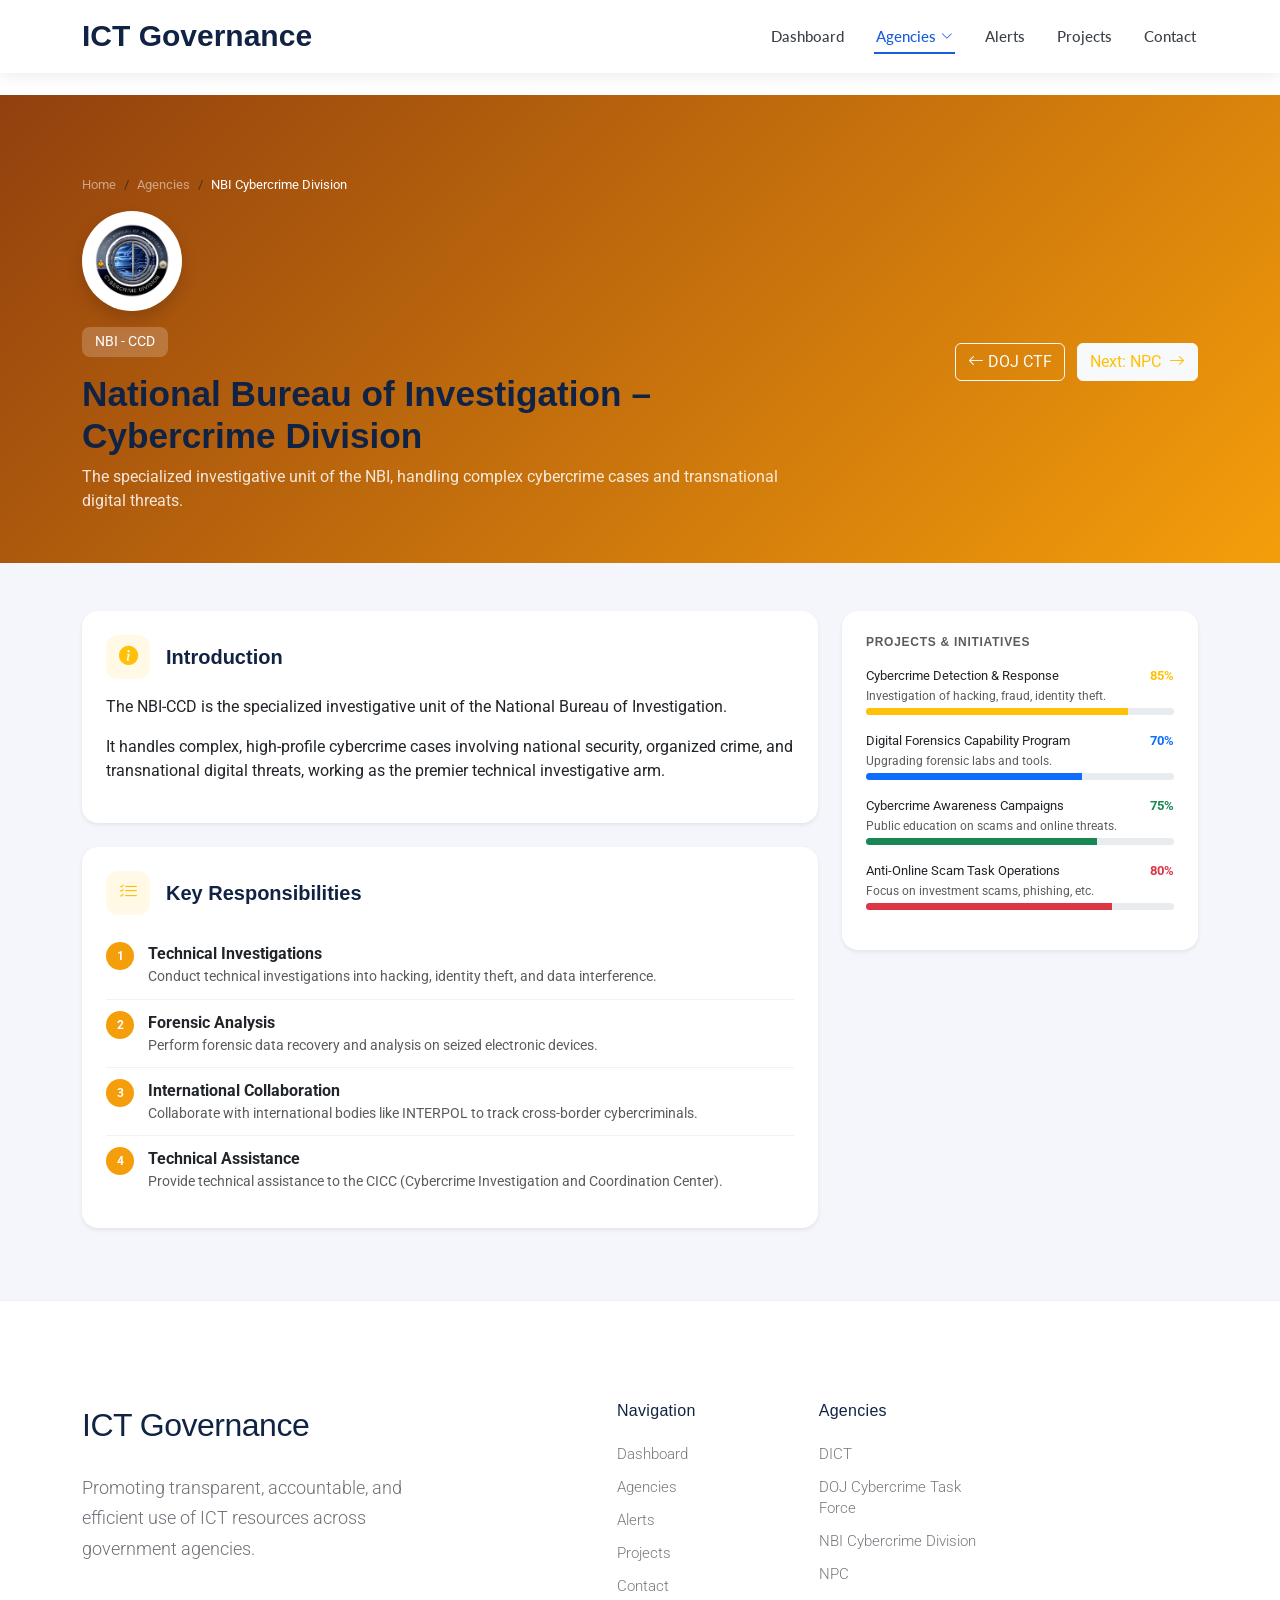
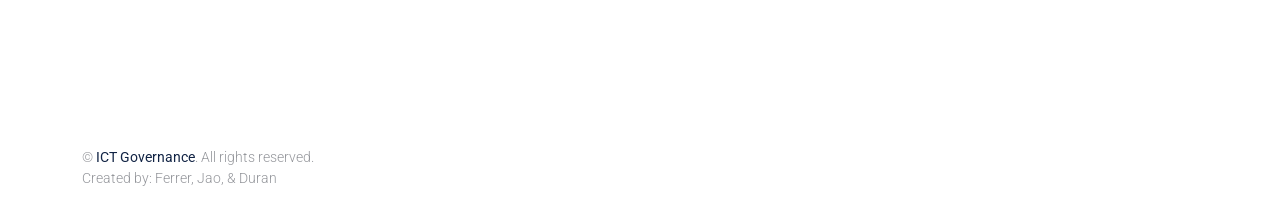
<file: agencies/nbi-cybercrime.html>
<!DOCTYPE html>
<html lang="en">
<head>
  <meta charset="utf-8">
  <meta content="width=device-width, initial-scale=1.0" name="viewport">
  <title>NBI Cybercrime Division - ICT Governance</title>
  <meta name="description" content="NBI Cybercrime Division - Agency Profile">
  <link href="../assets/img/favicon.png" rel="icon">
  <link href="../assets/img/apple-touch-icon.png" rel="apple-touch-icon">
  <link href="https://fonts.googleapis.com/css2?family=Roboto:wght@300;400;500;700&family=Lato:wght@300;400;700&display=swap" rel="stylesheet">
  <link href="../assets/vendor/bootstrap/css/bootstrap.min.css" rel="stylesheet">
  <link href="../assets/vendor/bootstrap-icons/bootstrap-icons.css" rel="stylesheet">
  <link href="../assets/vendor/aos/aos.css" rel="stylesheet">
  <link href="../assets/vendor/fontawesome-free/css/all.min.css" rel="stylesheet">
  <link href="../assets/css/main.css" rel="stylesheet">
  <style>
    .agency-hero{background:linear-gradient(135deg,#92400e 0%,#f59e0b 100%);color:#fff;padding:80px 0 50px;margin-top:95px}
    .agency-hero .hero-icon{font-size:4rem;opacity:.9}
    .agency-hero h1{font-size:2.2rem;font-weight:700}
    .acronym-badge{background:rgba(255,255,255,.2);border-radius:8px;font-size:.85rem;padding:.3rem .8rem;display:inline-block}
    .section-icon{width:44px;height:44px;border-radius:12px;display:flex;align-items:center;justify-content:center;font-size:1.2rem;flex-shrink:0}
    .responsibility-item{display:flex;gap:14px;align-items:flex-start;padding:.7rem 0;border-bottom:1px solid #f0f2f7}
    .responsibility-item:last-child{border-bottom:none}
    .responsibility-num{width:28px;height:28px;border-radius:50%;background:#f59e0b;color:#fff;font-size:.75rem;font-weight:700;display:flex;align-items:center;justify-content:center;flex-shrink:0}
    .stat-card-inner{border-radius:14px;padding:1.25rem;text-align:center}
    .stat-card-inner .stat-val{font-size:1.8rem;font-weight:700}
    .stat-card-inner .stat-lbl{font-size:.75rem;text-transform:uppercase;letter-spacing:.06em;color:#7a869a}
    .infographic-box{border-radius:14px;padding:1.5rem;text-align:center;background:#fffbeb;border:1px dashed #fcd34d}
    .infographic-box .bi{font-size:2.5rem}
  </style>
</head>
<body class="agencies-page">

  <header id="header" class="header fixed-top">
    
    <div class="branding d-flex align-items-center">
      <div class="container position-relative d-flex align-items-center justify-content-between">
        <a href="../index.html" class="logo d-flex align-items-center"><h1 class="sitename">ICT Governance</h1></a>
        <nav id="navmenu" class="navmenu">
          <ul>
            <li><a href="../index.html">Dashboard</a></li>
            <li class="dropdown"><a href="../agencies.html" class="active"><span>Agencies</span> <i class="bi bi-chevron-down toggle-dropdown"></i></a>
              <ul>
                <li><a href="dict.html"><i class="bi bi-building me-1"></i>DICT</a></li>
                <li><a href="doj-cybercrime.html"><i class="bi bi-shield-fill me-1"></i>DOJ Cybercrime Task Force</a></li>
                <li><a href="nbi-cybercrime.html" class="active"><i class="bi bi-person-badge-fill me-1"></i>NBI Cybercrime Division</a></li>
                <li><a href="npc.html"><i class="bi bi-lock-fill me-1"></i>NPC</a></li>
              </ul>
            </li>
            <li><a href="../alerts.html">Alerts</a></li>
            <li><a href="../projects.html">Projects</a></li>
            <li><a href="../contact.html">Contact</a></li>
          </ul>
          <i class="mobile-nav-toggle d-xl-none bi bi-list"></i>
        </nav>
      </div>
    </div>
  </header>

  <div class="agency-hero">
    <div class="container">
      <nav aria-label="breadcrumb" class="mb-3">
        <ol class="breadcrumb mb-0" style="font-size:.82rem;">
          <li class="breadcrumb-item"><a href="../index.html" class="text-white-50">Home</a></li>
          <li class="breadcrumb-item"><a href="../agencies.html" class="text-white-50">Agencies</a></li>
          <li class="breadcrumb-item active text-white">NBI Cybercrime Division</li>
        </ol>
      </nav>
      <div class="row align-items-center gy-4">
        <div class="col-lg-8">
          <div class="mb-3">
            <div class="bg-white rounded-circle shadow d-flex align-items-center justify-content-center overflow-hidden" style="width: 100px; height: 100px; border: 3px solid rgba(255,255,255,0.2);">
              <img src="../assets/img/nbi.png" alt="NBI Logo" style="width: 80%; height: 80%; object-fit: contain;">
            </div>
          </div>
          <span class="acronym-badge mb-2">NBI - CCD</span>
          <h1 class="mt-2">National Bureau of Investigation – Cybercrime Division</h1>
          <p class="mb-0" style="opacity:.85;">The specialized investigative unit of the NBI, handling complex cybercrime cases and transnational digital threats.</p>
        </div>
        <div class="col-lg-4 text-lg-end">
          <a href="doj-cybercrime.html" class="btn btn-outline-light me-2"><i class="bi bi-arrow-left me-1"></i>DOJ CTF</a>
          <a href="npc.html" class="btn btn-light text-warning">Next: NPC <i class="bi bi-arrow-right ms-1"></i></a>
        </div>
      </div>
    </div>
  </div>

  <main class="main" style="background:#f4f6fb;">
    <div class="container py-5">
      <div class="row gy-4">

        <div class="col-lg-8">

          <div class="card border-0 shadow-sm rounded-4 mb-4" data-aos="fade-up">
            <div class="card-body p-4">
              <div class="d-flex gap-3 align-items-center mb-3">
                <div class="section-icon bg-warning bg-opacity-10 text-warning"><i class="bi bi-info-circle-fill"></i></div>
                <h5 class="fw-bold mb-0">Introduction</h5>
              </div>
              <p>The NBI-CCD is the specialized investigative unit of the National Bureau of Investigation.</p>
              <p>It handles complex, high-profile cybercrime cases involving national security, organized crime, and transnational digital threats, working as the premier technical investigative arm.</p>
            </div>
          </div>

          <div class="card border-0 shadow-sm rounded-4 mb-4" data-aos="fade-up" data-aos-delay="60">
            <div class="card-body p-4">
              <div class="d-flex gap-3 align-items-center mb-3">
                <div class="section-icon bg-warning bg-opacity-10 text-warning"><i class="bi bi-list-check"></i></div>
                <h5 class="fw-bold mb-0">Key Responsibilities</h5>
              </div>
              <div class="responsibility-item"><div class="responsibility-num">1</div>
                <div><strong>Technical Investigations</strong>
                  <p class="mb-0 text-muted" style="font-size:.875rem;">Conduct technical investigations into hacking, identity theft, and data interference.</p></div></div>
              <div class="responsibility-item"><div class="responsibility-num">2</div>
                <div><strong>Forensic Analysis</strong>
                  <p class="mb-0 text-muted" style="font-size:.875rem;">Perform forensic data recovery and analysis on seized electronic devices.</p></div></div>
              <div class="responsibility-item"><div class="responsibility-num">3</div>
                <div><strong>International Collaboration</strong>
                  <p class="mb-0 text-muted" style="font-size:.875rem;">Collaborate with international bodies like INTERPOL to track cross-border cybercriminals.</p></div></div>
              <div class="responsibility-item"><div class="responsibility-num">4</div>
                <div><strong>Technical Assistance</strong>
                  <p class="mb-0 text-muted" style="font-size:.875rem;">Provide technical assistance to the CICC (Cybercrime Investigation and Coordination Center).</p></div></div>
            </div>
          </div>



        </div>

        <div class="col-lg-4">

          <div class="card border-0 shadow-sm rounded-4 mb-4" data-aos="fade-left" data-aos-delay="60">
            <div class="card-body p-4">
              <h6 class="fw-bold text-uppercase text-muted mb-3" style="letter-spacing:.06em;font-size:.75rem;">Projects & Initiatives</h6>
              
              <div class="mb-3">
                <div class="d-flex justify-content-between mb-1" style="font-size:.82rem;"><span>Cybercrime Detection & Response</span><strong class="text-warning">85%</strong></div>
                <p class="mb-1 text-muted" style="font-size:.75rem;line-height:1.2;">Investigation of hacking, fraud, identity theft.</p>
                <div class="progress" style="height:7px;"><div class="progress-bar bg-warning" style="width:85%;"></div></div>
              </div>
              <div class="mb-3">
                <div class="d-flex justify-content-between mb-1" style="font-size:.82rem;"><span>Digital Forensics Capability Program</span><strong class="text-primary">70%</strong></div>
                <p class="mb-1 text-muted" style="font-size:.75rem;line-height:1.2;">Upgrading forensic labs and tools.</p>
                <div class="progress" style="height:7px;"><div class="progress-bar bg-primary" style="width:70%;"></div></div>
              </div>
              <div class="mb-3">
                <div class="d-flex justify-content-between mb-1" style="font-size:.82rem;"><span>Cybercrime Awareness Campaigns</span><strong class="text-success">75%</strong></div>
                <p class="mb-1 text-muted" style="font-size:.75rem;line-height:1.2;">Public education on scams and online threats.</p>
                <div class="progress" style="height:7px;"><div class="progress-bar bg-success" style="width:75%;"></div></div>
              </div>
              <div class="mb-3">
                <div class="d-flex justify-content-between mb-1" style="font-size:.82rem;"><span>Anti-Online Scam Task Operations</span><strong class="text-danger">80%</strong></div>
                <p class="mb-1 text-muted" style="font-size:.75rem;line-height:1.2;">Focus on investment scams, phishing, etc.</p>
                <div class="progress" style="height:7px;"><div class="progress-bar bg-danger" style="width:80%;"></div></div>
              </div>

            </div>
          </div>

        </div>
      </div>
    </div>
  </main>

  <footer id="footer" class="footer-16 footer position-relative">
    <div class="container">
      <div class="footer-main" data-aos="fade-up" data-aos-delay="100">
        <div class="row align-items-start">
          <div class="col-lg-5">
            <div class="brand-section">
              <a href="index.html" class="logo d-flex align-items-center mb-4">
                <span class="sitename">ICT Governance</span>
              </a>
              <p class="brand-description">Promoting transparent, accountable, and efficient use of ICT resources across government agencies.</p>
            </div>
          </div>
          <div class="col-lg-7">
            <div class="footer-nav-wrapper">
              <div class="row">
                <div class="col-6 col-lg-4">
                  <div class="nav-column">
                    <h6>Navigation</h6>
                    <nav class="footer-nav">
                      <a href="index.html">Dashboard</a>
                      <a href="agencies.html">Agencies</a>
                      <a href="alerts.html">Alerts</a>
                      <a href="projects.html">Projects</a>
                      <a href="contact.html">Contact</a>
                    </nav>
                  </div>
                </div>
                <div class="col-6 col-lg-4">
                  <div class="nav-column">
                    <h6>Agencies</h6>
                    <nav class="footer-nav">
                      <a href="agencies/dict.html">DICT</a>
                      <a href="agencies/doj-cybercrime.html">DOJ Cybercrime Task Force</a>
                      <a href="agencies/nbi-cybercrime.html">NBI Cybercrime Division</a>
                      <a href="agencies/npc.html">NPC</a>
                    </nav>
                  </div>
                </div>
              </div>
            </div>
          </div>
        </div>
      </div>
    </div>
    <div class="footer-bottom">
      <div class="container">
        <div class="bottom-content" data-aos="fade-up" data-aos-delay="300">
          <div class="row align-items-center">
            <div class="col-lg-6">
              <div class="copyright">
                <p>© 
                  <span class="sitename">ICT Governance</span>. 
                  All rights reserved. 
                  <br>
                  <p>Created by: Ferrer, Jao, & Duran</p>
                </p>
              </div>
            </div>
            <div class="col-lg-6">
              <div class="legal-links">
                <!-- <a href="#!">Privacy Policy</a> -->
                <!-- <a href="#!">Terms of Service</a> -->
                <!-- <div class="credits">Template by <a href="https://bootstrapmade.com/">BootstrapMade</a></div> -->
              </div>
            </div>
          </div>
        </div>
      </div>
    </div>
  </footer>

  <a href="#!" id="scroll-top" class="scroll-top d-flex align-items-center justify-content-center"><i class="bi bi-arrow-up-short"></i></a>
  <div id="preloader"></div>
  <script src="../assets/vendor/bootstrap/js/bootstrap.bundle.min.js"></script>
  <script src="../assets/vendor/aos/aos.js"></script>
  <script src="../assets/js/main.js"></script>
</body>
</html>
</file>
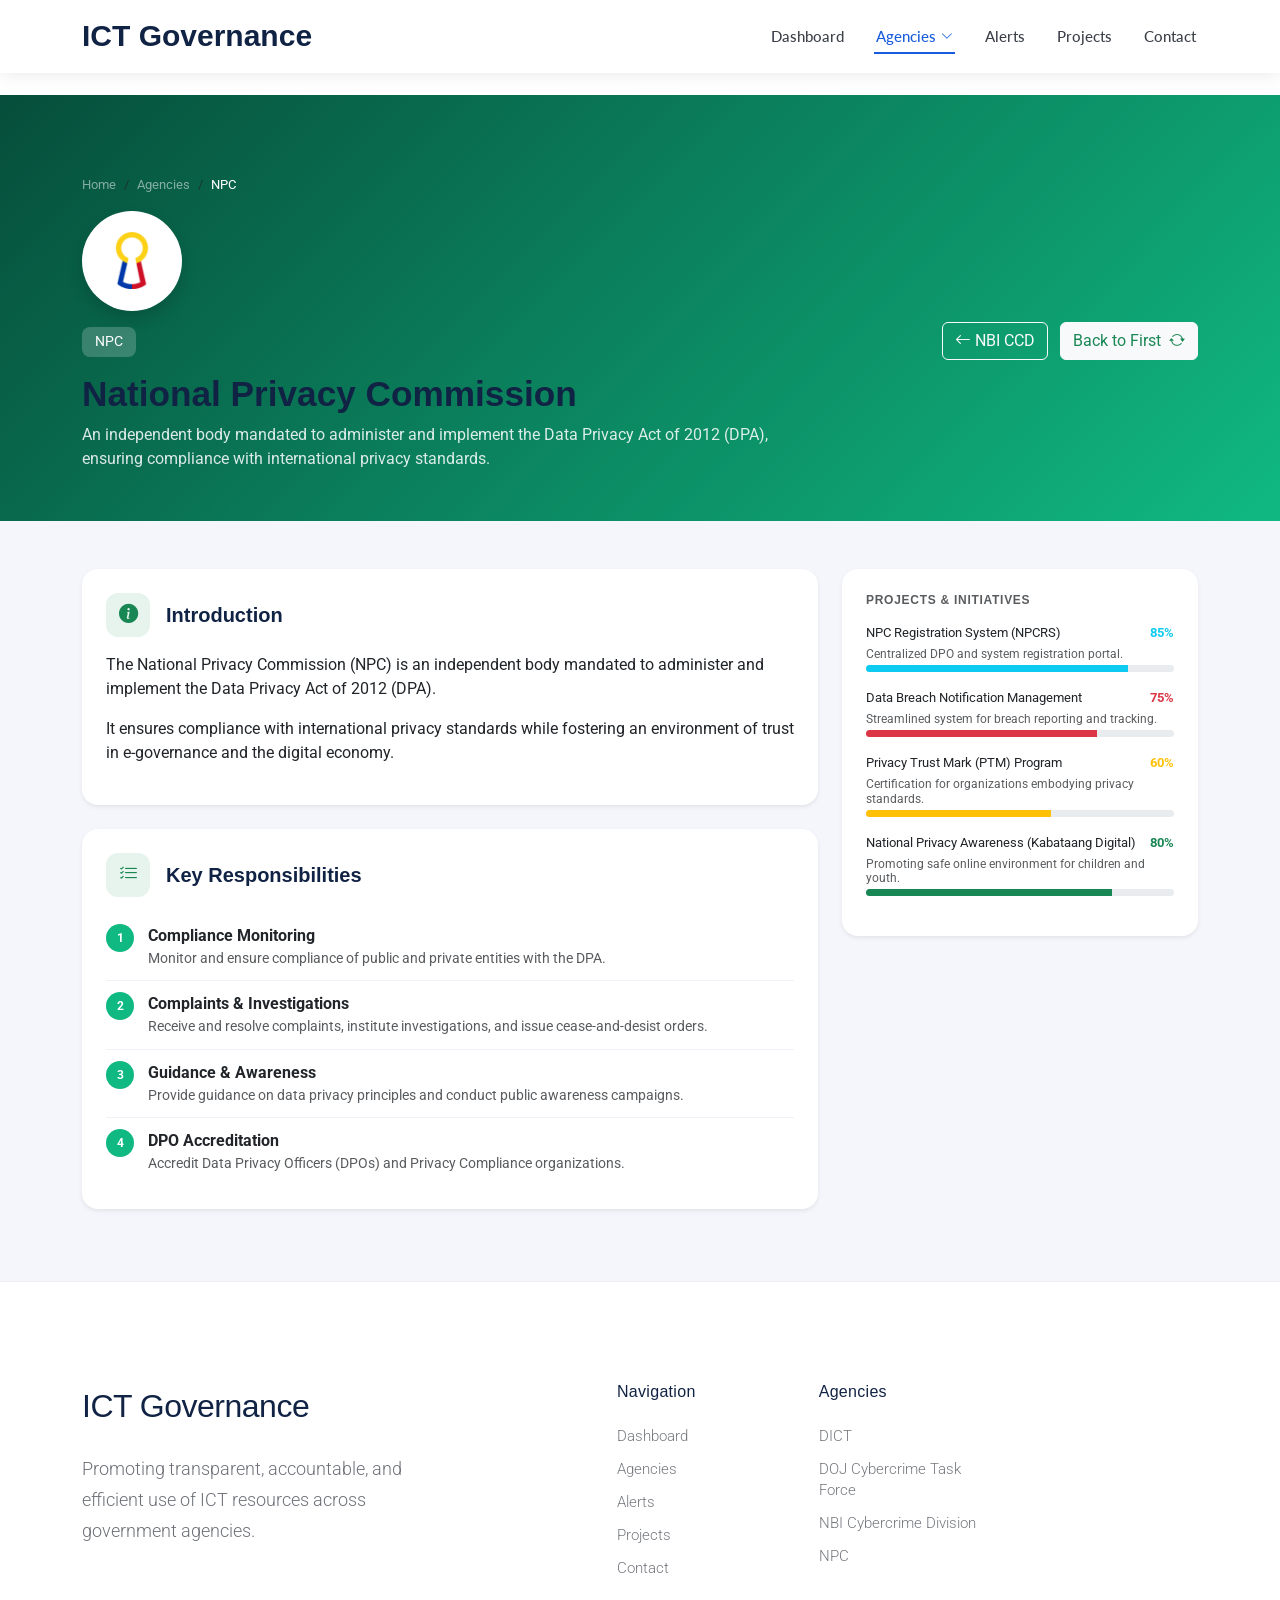
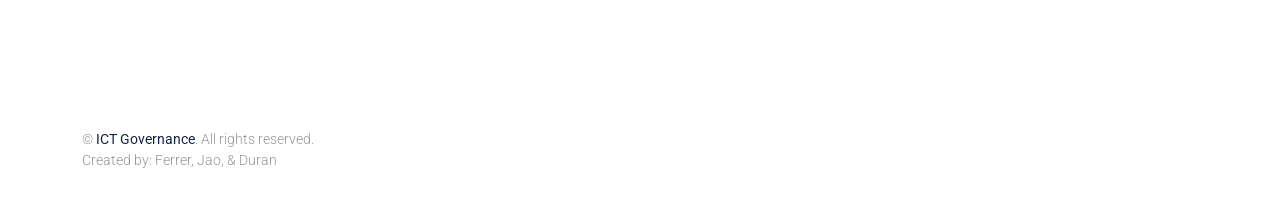
<file: agencies/npc.html>
<!DOCTYPE html>
<html lang="en">
<head>
  <meta charset="utf-8">
  <meta content="width=device-width, initial-scale=1.0" name="viewport">
  <title>NPC - ICT Governance</title>
  <meta name="description" content="National Privacy Commission - Agency Profile">
  <link href="../assets/img/favicon.png" rel="icon">
  <link href="../assets/img/apple-touch-icon.png" rel="apple-touch-icon">
  <link href="https://fonts.googleapis.com/css2?family=Roboto:wght@300;400;500;700&family=Lato:wght@300;400;700&display=swap" rel="stylesheet">
  <link href="../assets/vendor/bootstrap/css/bootstrap.min.css" rel="stylesheet">
  <link href="../assets/vendor/bootstrap-icons/bootstrap-icons.css" rel="stylesheet">
  <link href="../assets/vendor/aos/aos.css" rel="stylesheet">
  <link href="../assets/vendor/fontawesome-free/css/all.min.css" rel="stylesheet">
  <link href="../assets/css/main.css" rel="stylesheet">
  <style>
    .agency-hero{background:linear-gradient(135deg,#064e3b 0%,#10b981 100%);color:#fff;padding:80px 0 50px;margin-top:95px}
    .agency-hero .hero-icon{font-size:4rem;opacity:.9}
    .agency-hero h1{font-size:2.2rem;font-weight:700}
    .acronym-badge{background:rgba(255,255,255,.2);border-radius:8px;font-size:.85rem;padding:.3rem .8rem;display:inline-block}
    .section-icon{width:44px;height:44px;border-radius:12px;display:flex;align-items:center;justify-content:center;font-size:1.2rem;flex-shrink:0}
    .responsibility-item{display:flex;gap:14px;align-items:flex-start;padding:.7rem 0;border-bottom:1px solid #f0f2f7}
    .responsibility-item:last-child{border-bottom:none}
    .responsibility-num{width:28px;height:28px;border-radius:50%;background:#10b981;color:#fff;font-size:.75rem;font-weight:700;display:flex;align-items:center;justify-content:center;flex-shrink:0}
    .stat-card-inner{border-radius:14px;padding:1.25rem;text-align:center}
    .stat-card-inner .stat-val{font-size:1.8rem;font-weight:700}
    .stat-card-inner .stat-lbl{font-size:.75rem;text-transform:uppercase;letter-spacing:.06em;color:#7a869a}
    .infographic-box{border-radius:14px;padding:1.5rem;text-align:center;background:#ecfdf5;border:1px dashed #6ee7b7}
    .infographic-box .bi{font-size:2.5rem}
  </style>
</head>
<body class="agencies-page">

  <header id="header" class="header fixed-top">
    
    <div class="branding d-flex align-items-center">
      <div class="container position-relative d-flex align-items-center justify-content-between">
        <a href="../index.html" class="logo d-flex align-items-center"><h1 class="sitename">ICT Governance</h1></a>
        <nav id="navmenu" class="navmenu">
          <ul>
            <li><a href="../index.html">Dashboard</a></li>
            <li class="dropdown"><a href="../agencies.html" class="active"><span>Agencies</span> <i class="bi bi-chevron-down toggle-dropdown"></i></a>
              <ul>
                <li><a href="dict.html"><i class="bi bi-building me-1"></i>DICT</a></li>
                <li><a href="doj-cybercrime.html"><i class="bi bi-shield-fill me-1"></i>DOJ Cybercrime Task Force</a></li>
                <li><a href="nbi-cybercrime.html"><i class="bi bi-person-badge-fill me-1"></i>NBI Cybercrime Division</a></li>
                <li><a href="npc.html" class="active"><i class="bi bi-lock-fill me-1"></i>NPC</a></li>
              </ul>
            </li>
            <li><a href="../alerts.html">Alerts</a></li>
            <li><a href="../projects.html">Projects</a></li>
            <li><a href="../contact.html">Contact</a></li>
          </ul>
          <i class="mobile-nav-toggle d-xl-none bi bi-list"></i>
        </nav>
      </div>
    </div>
  </header>

  <div class="agency-hero">
    <div class="container">
      <nav aria-label="breadcrumb" class="mb-3">
        <ol class="breadcrumb mb-0" style="font-size:.82rem;">
          <li class="breadcrumb-item"><a href="../index.html" class="text-white-50">Home</a></li>
          <li class="breadcrumb-item"><a href="../agencies.html" class="text-white-50">Agencies</a></li>
          <li class="breadcrumb-item active text-white">NPC</li>
        </ol>
      </nav>
      <div class="row align-items-center gy-4">
        <div class="col-lg-8">
          <div class="mb-3">
            <div class="bg-white rounded-circle shadow d-flex align-items-center justify-content-center overflow-hidden" style="width: 100px; height: 100px; border: 3px solid rgba(255,255,255,0.2);">
              <img src="../assets/img/npc.jpg" alt="NPC Logo" style="width: 80%; height: 80%; object-fit: contain;">
            </div>
          </div>
          <span class="acronym-badge mb-2">NPC</span>
          <h1 class="mt-2">National Privacy Commission</h1>
          <p class="mb-0" style="opacity:.85;">An independent body mandated to administer and implement the Data Privacy Act of 2012 (DPA), ensuring compliance with international privacy standards.</p>
        </div>
        <div class="col-lg-4 text-lg-end">
          <a href="nbi-cybercrime.html" class="btn btn-outline-light me-2"><i class="bi bi-arrow-left me-1"></i>NBI CCD</a>
          <a href="dict.html" class="btn btn-light text-success">Back to First <i class="bi bi-arrow-repeat ms-1"></i></a>
        </div>
      </div>
    </div>
  </div>

  <main class="main" style="background:#f4f6fb;">
    <div class="container py-5">
      <div class="row gy-4">

        <!-- LEFT COLUMN -->
        <div class="col-lg-8">

          <div class="card border-0 shadow-sm rounded-4 mb-4" data-aos="fade-up">
            <div class="card-body p-4">
              <div class="d-flex gap-3 align-items-center mb-3">
                <div class="section-icon bg-success bg-opacity-10 text-success"><i class="bi bi-info-circle-fill"></i></div>
                <h5 class="fw-bold mb-0">Introduction</h5>
              </div>
              <p>The National Privacy Commission (NPC) is an independent body mandated to administer and implement the Data Privacy Act of 2012 (DPA).</p>
              <p>It ensures compliance with international privacy standards while fostering an environment of trust in e-governance and the digital economy.</p>
            </div>
          </div>

          <div class="card border-0 shadow-sm rounded-4 mb-4" data-aos="fade-up" data-aos-delay="60">
            <div class="card-body p-4">
              <div class="d-flex gap-3 align-items-center mb-3">
                <div class="section-icon bg-success bg-opacity-10 text-success"><i class="bi bi-list-check"></i></div>
                <h5 class="fw-bold mb-0">Key Responsibilities</h5>
              </div>
              <div class="responsibility-item"><div class="responsibility-num">1</div>
                <div><strong>Compliance Monitoring</strong>
                  <p class="mb-0 text-muted" style="font-size:.875rem;">Monitor and ensure compliance of public and private entities with the DPA.</p></div></div>
              <div class="responsibility-item"><div class="responsibility-num">2</div>
                <div><strong>Complaints & Investigations</strong>
                  <p class="mb-0 text-muted" style="font-size:.875rem;">Receive and resolve complaints, institute investigations, and issue cease-and-desist orders.</p></div></div>
              <div class="responsibility-item"><div class="responsibility-num">3</div>
                <div><strong>Guidance & Awareness</strong>
                  <p class="mb-0 text-muted" style="font-size:.875rem;">Provide guidance on data privacy principles and conduct public awareness campaigns.</p></div></div>
              <div class="responsibility-item"><div class="responsibility-num">4</div>
                <div><strong>DPO Accreditation</strong>
                  <p class="mb-0 text-muted" style="font-size:.875rem;">Accredit Data Privacy Officers (DPOs) and Privacy Compliance organizations.</p></div></div>
            </div>
          </div>



        </div>

        <!-- RIGHT COLUMN -->
        <div class="col-lg-4">

          <div class="card border-0 shadow-sm rounded-4 mb-4" data-aos="fade-left" data-aos-delay="60">
            <div class="card-body p-4">
              <h6 class="fw-bold text-uppercase text-muted mb-3" style="letter-spacing:.06em;font-size:.75rem;">Projects & Initiatives</h6>
              
              <div class="mb-3">
                <div class="d-flex justify-content-between mb-1" style="font-size:.82rem;"><span>NPC Registration System (NPCRS)</span><strong class="text-info">85%</strong></div>
                <p class="mb-1 text-muted" style="font-size:.75rem;line-height:1.2;">Centralized DPO and system registration portal.</p>
                <div class="progress" style="height:7px;"><div class="progress-bar bg-info" style="width:85%;"></div></div>
              </div>
              <div class="mb-3">
                <div class="d-flex justify-content-between mb-1" style="font-size:.82rem;"><span>Data Breach Notification Management</span><strong class="text-danger">75%</strong></div>
                <p class="mb-1 text-muted" style="font-size:.75rem;line-height:1.2;">Streamlined system for breach reporting and tracking.</p>
                <div class="progress" style="height:7px;"><div class="progress-bar bg-danger" style="width:75%;"></div></div>
              </div>
              <div class="mb-3">
                <div class="d-flex justify-content-between mb-1" style="font-size:.82rem;"><span>Privacy Trust Mark (PTM) Program</span><strong class="text-warning">60%</strong></div>
                <p class="mb-1 text-muted" style="font-size:.75rem;line-height:1.2;">Certification for organizations embodying privacy standards.</p>
                <div class="progress" style="height:7px;"><div class="progress-bar bg-warning" style="width:60%;"></div></div>
              </div>
              <div class="mb-3">
                <div class="d-flex justify-content-between mb-1" style="font-size:.82rem;"><span>National Privacy Awareness (Kabataang Digital)</span><strong class="text-success">80%</strong></div>
                <p class="mb-1 text-muted" style="font-size:.75rem;line-height:1.2;">Promoting safe online environment for children and youth.</p>
                <div class="progress" style="height:7px;"><div class="progress-bar bg-success" style="width:80%;"></div></div>
              </div>

            </div>
          </div>

        </div>
      </div>
    </div>
  </main>

  <footer id="footer" class="footer-16 footer position-relative">
    <div class="container">
      <div class="footer-main" data-aos="fade-up" data-aos-delay="100">
        <div class="row align-items-start">
          <div class="col-lg-5">
            <div class="brand-section">
              <a href="index.html" class="logo d-flex align-items-center mb-4">
                <span class="sitename">ICT Governance</span>
              </a>
              <p class="brand-description">Promoting transparent, accountable, and efficient use of ICT resources across government agencies.</p>
            </div>
          </div>
          <div class="col-lg-7">
            <div class="footer-nav-wrapper">
              <div class="row">
                <div class="col-6 col-lg-4">
                  <div class="nav-column">
                    <h6>Navigation</h6>
                    <nav class="footer-nav">
                      <a href="index.html">Dashboard</a>
                      <a href="agencies.html">Agencies</a>
                      <a href="alerts.html">Alerts</a>
                      <a href="projects.html">Projects</a>
                      <a href="contact.html">Contact</a>
                    </nav>
                  </div>
                </div>
                <div class="col-6 col-lg-4">
                  <div class="nav-column">
                    <h6>Agencies</h6>
                    <nav class="footer-nav">
                      <a href="agencies/dict.html">DICT</a>
                      <a href="agencies/doj-cybercrime.html">DOJ Cybercrime Task Force</a>
                      <a href="agencies/nbi-cybercrime.html">NBI Cybercrime Division</a>
                      <a href="agencies/npc.html">NPC</a>
                    </nav>
                  </div>
                </div>
              </div>
            </div>
          </div>
        </div>
      </div>
    </div>
    <div class="footer-bottom">
      <div class="container">
        <div class="bottom-content" data-aos="fade-up" data-aos-delay="300">
          <div class="row align-items-center">
            <div class="col-lg-6">
              <div class="copyright">
                <p>© 
                  <span class="sitename">ICT Governance</span>. 
                  All rights reserved. 
                  <br>
                  <p>Created by: Ferrer, Jao, & Duran</p>
                </p>
              </div>
            </div>
            <div class="col-lg-6">
              <div class="legal-links">
                <!-- <a href="#!">Privacy Policy</a> -->
                <!-- <a href="#!">Terms of Service</a> -->
                <!-- <div class="credits">Template by <a href="https://bootstrapmade.com/">BootstrapMade</a></div> -->
              </div>
            </div>
          </div>
        </div>
      </div>
    </div>
  </footer>
  <a href="#!" id="scroll-top" class="scroll-top d-flex align-items-center justify-content-center"><i class="bi bi-arrow-up-short"></i></a>
  <div id="preloader"></div>
  <script src="../assets/vendor/bootstrap/js/bootstrap.bundle.min.js"></script>
  <script src="../assets/vendor/aos/aos.js"></script>
  <script src="../assets/js/main.js"></script>
</body>
</html>
</file>
<file: assets/css/main.css>
/**
* Template Name: Clinic
* Template URL: https://bootstrapmade.com/clinic-bootstrap-template/
* Updated: Jul 23 2025 with Bootstrap v5.3.7
* Author: BootstrapMade.com
* License: https://bootstrapmade.com/license/
*/

@charset "UTF-8";

/*--------------------------------------------------------------
# Font & Color Variables
# Help: https://bootstrapmade.com/color-system/
--------------------------------------------------------------*/
/* Fonts */
:root {
  --default-font: "Roboto",  system-ui, -apple-system, "Segoe UI", Roboto, "Helvetica Neue", Arial, "Noto Sans", "Liberation Sans", sans-serif, "Apple Color Emoji", "Segoe UI Emoji", "Segoe UI Symbol", "Noto Color Emoji";
  --heading-font: "Montserrat",  sans-serif;
  --nav-font: "Lato",  sans-serif;
}

/* Global Colors - The following color variables are used throughout the website. Updating them here will change the color scheme of the entire website */
:root { 
  --background-color: #ffffff; /* Background color for the entire website, including individual sections */
  --default-color: #3c4049; /* Default color used for the majority of the text content across the entire website */
  --heading-color: #112344; /* Color for headings, subheadings and title throughout the website */
  --accent-color: #175cdd; /* Accent color that represents your brand on the website. It's used for buttons, links, and other elements that need to stand out */
  --surface-color: #ffffff; /* The surface color is used as a background of boxed elements within sections, such as cards, icon boxes, or other elements that require a visual separation from the global background. */
  --contrast-color: #ffffff; /* Contrast color for text, ensuring readability against backgrounds of accent, heading, or default colors. */
}

/* Nav Menu Colors - The following color variables are used specifically for the navigation menu. They are separate from the global colors to allow for more customization options */
:root {
  --nav-color: #3c4049;  /* The default color of the main navmenu links */
  --nav-hover-color: #175cdd; /* Applied to main navmenu links when they are hovered over or active */
  --nav-mobile-background-color: #ffffff; /* Used as the background color for mobile navigation menu */
  --nav-dropdown-background-color: #ffffff; /* Used as the background color for dropdown items that appear when hovering over primary navigation items */
  --nav-dropdown-color: #3c4049; /* Used for navigation links of the dropdown items in the navigation menu. */
  --nav-dropdown-hover-color: #175cdd; /* Similar to --nav-hover-color, this color is applied to dropdown navigation links when they are hovered over. */
}

/* Color Presets - These classes override global colors when applied to any section or element, providing reuse of the sam color scheme. */

.light-background {
  --background-color: #f4f8ff;
  --surface-color: #ffffff;
}

.dark-background {
  --background-color: #021418;
  --default-color: #ffffff;
  --heading-color: #ffffff;
  --surface-color: #11262a;
  --contrast-color: #ffffff;
}

/* Smooth scroll */
:root {
  scroll-behavior: smooth;
}

/*--------------------------------------------------------------
# General Styling & Shared Classes
--------------------------------------------------------------*/
body {
  color: var(--default-color);
  background-color: var(--background-color);
  font-family: var(--default-font);
}

a {
  color: var(--accent-color);
  text-decoration: none;
  transition: 0.3s;
}

a:hover {
  color: color-mix(in srgb, var(--accent-color), transparent 25%);
  text-decoration: none;
}

h1,
h2,
h3,
h4,
h5,
h6 {
  color: var(--heading-color);
  font-family: var(--heading-font);
}

/* PHP Email Form Messages
------------------------------*/
.php-email-form .error-message {
  display: none;
  background: #df1529;
  color: #ffffff;
  text-align: left;
  padding: 15px;
  margin-bottom: 24px;
  font-weight: 600;
}

.php-email-form .sent-message {
  display: none;
  color: #ffffff;
  background: #059652;
  text-align: center;
  padding: 15px;
  margin-bottom: 24px;
  font-weight: 600;
}

.php-email-form .loading {
  display: none;
  background: var(--surface-color);
  text-align: center;
  padding: 15px;
  margin-bottom: 24px;
}

.php-email-form .loading:before {
  content: "";
  display: inline-block;
  border-radius: 50%;
  width: 24px;
  height: 24px;
  margin: 0 10px -6px 0;
  border: 3px solid var(--accent-color);
  border-top-color: var(--surface-color);
  animation: php-email-form-loading 1s linear infinite;
}

@keyframes php-email-form-loading {
  0% {
    transform: rotate(0deg);
  }

  100% {
    transform: rotate(360deg);
  }
}

/*--------------------------------------------------------------
# Global Header
--------------------------------------------------------------*/
.header {
  --background-color: rgba(255, 255, 255, 0);
  color: var(--default-color);
  transition: all 0.5s;
  z-index: 997;
  background-color: var(--background-color);
  box-shadow: 0px 0 18px rgba(0, 0, 0, 0.1);
}

.header .topbar {
  background-color: var(--accent-color);
  height: 40px;
  padding: 0;
  font-size: 14px;
  transition: all 0.5s;
}

.header .topbar .contact-info i {
  font-style: normal;
  color: var(--contrast-color);
}

.header .topbar .contact-info i a,
.header .topbar .contact-info i span {
  padding-left: 5px;
  color: var(--contrast-color);
}

@media (max-width: 575px) {

  .header .topbar .contact-info i a,
  .header .topbar .contact-info i span {
    font-size: 13px;
  }
}

.header .topbar .contact-info i a {
  line-height: 0;
  transition: 0.3s;
}

.header .topbar .contact-info i a:hover {
  color: var(--contrast-color);
  text-decoration: underline;
}

.header .topbar .social-links a {
  color: color-mix(in srgb, var(--contrast-color), transparent 40%);
  line-height: 0;
  transition: 0.3s;
  margin-left: 20px;
}

.header .topbar .social-links a:hover {
  color: var(--contrast-color);
}

.header .branding {
  min-height: 60px;
  padding: 10px 0;
}

.header .logo {
  line-height: 1;
}

.header .logo img {
  max-height: 36px;
  margin-right: 8px;
}

.header .logo h1 {
  font-size: 30px;
  margin: 0;
  font-weight: 600;
  color: var(--heading-color);
}

.scrolled .header .topbar {
  height: 0;
  visibility: hidden;
  overflow: hidden;
}

/* Global Header on Scroll
------------------------------*/
.scrolled .header {
  --background-color: #ffffff;
}

/*--------------------------------------------------------------
# Navigation Menu
--------------------------------------------------------------*/
/* Desktop Navigation */
@media (min-width: 1200px) {
  .navmenu {
    padding: 0;
  }

  .navmenu ul {
    margin: 0;
    padding: 0;
    display: flex;
    list-style: none;
    align-items: center;
  }

  .navmenu li {
    position: relative;
  }

  .navmenu>ul>li {
    white-space: nowrap;
    padding: 15px 14px;
  }

  .navmenu>ul>li:last-child {
    padding-right: 0;
  }

  .navmenu a,
  .navmenu a:focus {
    color: var(--nav-color);
    font-size: 15px;
    padding: 0 2px;
    font-family: var(--nav-font);
    font-weight: 500;
    display: flex;
    align-items: center;
    justify-content: space-between;
    white-space: nowrap;
    transition: 0.3s;
    position: relative;
  }

  .navmenu a i,
  .navmenu a:focus i {
    font-size: 12px;
    line-height: 0;
    margin-left: 5px;
    transition: 0.3s;
  }

  .navmenu>ul>li>a:before {
    content: "";
    position: absolute;
    width: 100%;
    height: 2px;
    bottom: -6px;
    left: 0;
    background-color: var(--accent-color);
    visibility: hidden;
    width: 0px;
    transition: all 0.3s ease-in-out 0s;
  }

  .navmenu a:hover:before,
  .navmenu li:hover>a:before,
  .navmenu .active:before {
    visibility: visible;
    width: 100%;
  }

  .navmenu li:hover>a,
  .navmenu .active,
  .navmenu .active:focus {
    color: var(--nav-hover-color);
  }

  .navmenu .dropdown ul {
    margin: 0;
    padding: 10px 0;
    background: var(--nav-dropdown-background-color);
    display: block;
    position: absolute;
    visibility: hidden;
    left: 14px;
    top: 130%;
    opacity: 0;
    transition: 0.3s;
    border-radius: 4px;
    z-index: 99;
    box-shadow: 0px 0px 30px rgba(0, 0, 0, 0.1);
  }

  .navmenu .dropdown ul li {
    min-width: 200px;
  }

  .navmenu .dropdown ul a {
    padding: 10px 20px;
    font-size: 15px;
    text-transform: none;
    color: var(--nav-dropdown-color);
    justify-content: flex-start;
  }

  .navmenu .dropdown ul a i {
    font-size: 12px;
  }

  .navmenu .dropdown ul a:hover,
  .navmenu .dropdown ul .active:hover,
  .navmenu .dropdown ul li:hover>a {
    color: var(--nav-dropdown-hover-color);
  }

  .navmenu .dropdown:hover>ul {
    opacity: 1;
    top: 100%;
    visibility: visible;
  }

  .navmenu .dropdown .dropdown ul {
    top: 0;
    left: -90%;
    visibility: hidden;
  }

  .navmenu .dropdown .dropdown:hover>ul {
    opacity: 1;
    top: 0;
    left: -100%;
    visibility: visible;
  }
}

/* Mobile Navigation */
@media (max-width: 1199px) {
  .mobile-nav-toggle {
    color: var(--nav-color);
    font-size: 28px;
    line-height: 0;
    margin-right: 10px;
    cursor: pointer;
    transition: color 0.3s;
  }

  .navmenu {
    padding: 0;
    z-index: 9997;
  }

  .navmenu ul {
    display: none;
    list-style: none;
    position: absolute;
    inset: 60px 20px 20px 20px;
    padding: 10px 0;
    margin: 0;
    border-radius: 6px;
    background-color: var(--nav-mobile-background-color);
    border: 1px solid color-mix(in srgb, var(--default-color), transparent 90%);
    box-shadow: none;
    overflow-y: auto;
    transition: 0.3s;
    z-index: 9998;
  }

  .navmenu a,
  .navmenu a:focus {
    color: var(--nav-dropdown-color);
    padding: 10px 20px;
    font-family: var(--nav-font);
    font-size: 17px;
    font-weight: 500;
    display: flex;
    align-items: center;
    justify-content: space-between;
    white-space: nowrap;
    transition: 0.3s;
  }

  .navmenu a i,
  .navmenu a:focus i {
    font-size: 12px;
    line-height: 0;
    margin-left: 5px;
    width: 30px;
    height: 30px;
    display: flex;
    align-items: center;
    justify-content: center;
    border-radius: 50%;
    transition: 0.3s;
    background-color: color-mix(in srgb, var(--accent-color), transparent 90%);
  }

  .navmenu a i:hover,
  .navmenu a:focus i:hover {
    background-color: var(--accent-color);
    color: var(--contrast-color);
  }

  .navmenu a:hover,
  .navmenu .active,
  .navmenu .active:focus {
    color: var(--nav-dropdown-hover-color);
  }

  .navmenu .active i,
  .navmenu .active:focus i {
    background-color: var(--accent-color);
    color: var(--contrast-color);
    transform: rotate(180deg);
  }

  .navmenu .dropdown ul {
    position: static;
    display: none;
    z-index: 99;
    padding: 10px 0;
    margin: 10px 20px;
    background-color: var(--nav-dropdown-background-color);
    transition: all 0.5s ease-in-out;
  }

  .navmenu .dropdown ul ul {
    background-color: rgba(33, 37, 41, 0.1);
  }

  .navmenu .dropdown>.dropdown-active {
    display: block;
    background-color: rgba(33, 37, 41, 0.03);
  }

  .mobile-nav-active {
    overflow: hidden;
  }

  .mobile-nav-active .mobile-nav-toggle {
    color: #fff;
    position: absolute;
    font-size: 32px;
    top: 15px;
    right: 15px;
    margin-right: 0;
    z-index: 9999;
  }

  .mobile-nav-active .navmenu {
    position: fixed;
    overflow: hidden;
    inset: 0;
    background: rgba(33, 37, 41, 0.8);
    transition: 0.3s;
  }

  .mobile-nav-active .navmenu>ul {
    display: block;
  }
}

/*--------------------------------------------------------------
# Global Footer
--------------------------------------------------------------*/
.footer-16 {
  background: var(--background-color);
  color: var(--default-color);
  font-size: 15px;
  padding: 100px 0 0;
  border-top: 1px solid color-mix(in srgb, var(--default-color), transparent 92%);
}

.footer-16 .footer-main {
  margin-bottom: 80px;
}

.footer-16 .brand-section .logo {
  text-decoration: none;
}

.footer-16 .brand-section .logo .sitename {
  font-family: var(--heading-font);
  font-size: 32px;
  font-weight: 300;
  color: var(--heading-color);
  letter-spacing: -0.5px;
}

.footer-16 .brand-section .brand-description {
  font-size: 18px;
  line-height: 1.7;
  color: color-mix(in srgb, var(--default-color), transparent 25%);
  font-weight: 300;
  max-width: 380px;
  margin: 0;
}

.footer-16 .brand-section .contact-info .contact-item {
  display: flex;
  align-items: flex-start;
  margin-bottom: 16px;
  font-size: 15px;
  color: color-mix(in srgb, var(--default-color), transparent 20%);
}

.footer-16 .brand-section .contact-info .contact-item i {
  font-size: 16px;
  color: var(--accent-color);
  margin-right: 12px;
  margin-top: 3px;
  flex-shrink: 0;
}

.footer-16 .brand-section .contact-info .contact-item span {
  line-height: 1.6;
}

.footer-16 .footer-nav-wrapper {
  padding-left: 60px;
}

@media (max-width: 991px) {
  .footer-16 .footer-nav-wrapper {
    padding-left: 0;
    margin-top: 50px;
  }
}

.footer-16 .nav-column {
  margin-bottom: 40px;
}

.footer-16 .nav-column h6 {
  font-family: var(--heading-font);
  font-size: 16px;
  font-weight: 400;
  color: var(--heading-color);
  margin-bottom: 24px;
  letter-spacing: 0.3px;
}

.footer-16 .nav-column .footer-nav {
  display: flex;
  flex-direction: column;
  gap: 12px;
}

.footer-16 .nav-column .footer-nav a {
  color: color-mix(in srgb, var(--default-color), transparent 30%);
  text-decoration: none;
  font-size: 15px;
  font-weight: 300;
  transition: all 0.3s ease;
  line-height: 1.4;
}

.footer-16 .nav-column .footer-nav a:hover {
  color: var(--accent-color);
  transform: translateX(4px);
}

.footer-16 .footer-social {
  padding: 50px 0;
  border-top: 1px solid color-mix(in srgb, var(--default-color), transparent 94%);
  border-bottom: 1px solid color-mix(in srgb, var(--default-color), transparent 94%);
}

.footer-16 .footer-social .newsletter-section h5 {
  font-family: var(--heading-font);
  font-size: 20px;
  font-weight: 300;
  color: var(--heading-color);
  margin-bottom: 12px;
  letter-spacing: -0.2px;
}

.footer-16 .footer-social .newsletter-section p {
  font-size: 16px;
  color: color-mix(in srgb, var(--default-color), transparent 35%);
  margin: 0;
  line-height: 1.6;
  max-width: 340px;
}

.footer-16 .footer-social .social-section {
  display: flex;
  justify-content: flex-end;
}

@media (max-width: 991px) {
  .footer-16 .footer-social .social-section {
    justify-content: flex-start;
    margin-top: 30px;
  }
}

.footer-16 .footer-social .social-links {
  display: flex;
  gap: 32px;
  align-items: center;
}

@media (max-width: 576px) {
  .footer-16 .footer-social .social-links {
    gap: 20px;
    flex-wrap: wrap;
  }
}

.footer-16 .footer-social .social-links .social-link {
  display: flex;
  align-items: center;
  gap: 8px;
  text-decoration: none;
  color: color-mix(in srgb, var(--default-color), transparent 40%);
  font-size: 14px;
  font-weight: 400;
  transition: all 0.3s ease;
}

.footer-16 .footer-social .social-links .social-link i {
  font-size: 18px;
  transition: all 0.3s ease;
}

.footer-16 .footer-social .social-links .social-link span {
  transition: all 0.3s ease;
}

.footer-16 .footer-social .social-links .social-link:hover {
  color: var(--accent-color);
  transform: translateY(-2px);
}

.footer-16 .footer-social .social-links .social-link:hover i {
  transform: scale(1.1);
}

.footer-16 .footer-bottom {
  padding: 30px 0;
}

.footer-16 .footer-bottom .copyright p {
  margin: 0;
  font-size: 14px;
  color: color-mix(in srgb, var(--default-color), transparent 45%);
  font-weight: 300;
}

.footer-16 .footer-bottom .copyright p .sitename {
  color: var(--heading-color);
  font-weight: 400;
}

.footer-16 .footer-bottom .legal-links {
  display: flex;
  align-items: center;
  justify-content: flex-end;
  gap: 24px;
}

@media (max-width: 991px) {
  .footer-16 .footer-bottom .legal-links {
    justify-content: flex-start;
    margin-top: 20px;
    flex-wrap: wrap;
  }
}

.footer-16 .footer-bottom .legal-links a {
  font-size: 13px;
  color: color-mix(in srgb, var(--default-color), transparent 50%);
  text-decoration: none;
  font-weight: 300;
  transition: color 0.3s ease;
}

.footer-16 .footer-bottom .legal-links a:hover {
  color: var(--accent-color);
}

.footer-16 .footer-bottom .legal-links .credits {
  font-size: 12px;
  color: color-mix(in srgb, var(--default-color), transparent 60%);
  margin-left: 8px;
  padding-left: 24px;
  border-left: 1px solid color-mix(in srgb, var(--default-color), transparent 90%);
}

@media (max-width: 576px) {
  .footer-16 .footer-bottom .legal-links .credits {
    margin-left: 0;
    padding-left: 0;
    border-left: none;
    width: 100%;
    margin-top: 12px;
  }
}

.footer-16 .footer-bottom .legal-links .credits a {
  color: var(--accent-color);
  font-size: 12px;
}

.footer-16 .footer-bottom .legal-links .credits a:hover {
  text-decoration: underline;
}

@media (max-width: 768px) {
  .footer-16 {
    padding: 70px 0 0;
  }

  .footer-16 .brand-section {
    text-align: center;
    margin-bottom: 50px;
  }

  .footer-16 .brand-section .brand-description {
    max-width: none;
  }

  .footer-16 .brand-section .contact-info {
    text-align: left;
    display: inline-block;
  }

  .footer-16 .footer-nav-wrapper .nav-column {
    text-align: left;
  }

  .footer-16 .footer-nav-wrapper .nav-column h6 {
    margin-bottom: 16px;
  }

  .footer-16 .footer-nav-wrapper .nav-column .footer-nav {
    gap: 10px;
  }

  .footer-16 .footer-social {
    text-align: center;
  }

  .footer-16 .footer-social .newsletter-section p {
    max-width: none;
  }

  .footer-16 .footer-social .social-links {
    justify-content: center;
  }

  .footer-16 .footer-bottom {
    text-align: center;
  }

  .footer-16 .footer-bottom .legal-links {
    justify-content: center;
  }
}

/*--------------------------------------------------------------
# Preloader
--------------------------------------------------------------*/
#preloader {
  position: fixed;
  inset: 0;
  z-index: 9999;
  overflow: hidden;
  background-color: var(--background-color);
  transition: all 0.6s ease-out;
  width: 100%;
  height: 100vh;
}

#preloader:before,
#preloader:after {
  content: "";
  position: absolute;
  border: 4px solid var(--accent-color);
  border-radius: 50%;
  animation: animate-preloader 2s cubic-bezier(0, 0.2, 0.8, 1) infinite;
}

#preloader:after {
  animation-delay: -0.5s;
}

@keyframes animate-preloader {
  0% {
    width: 10px;
    height: 10px;
    top: calc(50% - 5px);
    left: calc(50% - 5px);
    opacity: 1;
  }

  100% {
    width: 72px;
    height: 72px;
    top: calc(50% - 36px);
    left: calc(50% - 36px);
    opacity: 0;
  }
}

/*--------------------------------------------------------------
# Scroll Top Button
--------------------------------------------------------------*/
.scroll-top {
  position: fixed;
  visibility: hidden;
  opacity: 0;
  right: 15px;
  bottom: -15px;
  z-index: 99999;
  background-color: var(--accent-color);
  width: 44px;
  height: 44px;
  border-radius: 50px;
  transition: all 0.4s;
}

.scroll-top i {
  font-size: 24px;
  color: var(--contrast-color);
  line-height: 0;
}

.scroll-top:hover {
  background-color: color-mix(in srgb, var(--accent-color), transparent 20%);
  color: var(--contrast-color);
}

.scroll-top.active {
  visibility: visible;
  opacity: 1;
  bottom: 15px;
}

/*--------------------------------------------------------------
# Disable aos animation delay on mobile devices
--------------------------------------------------------------*/
@media screen and (max-width: 768px) {
  [data-aos-delay] {
    transition-delay: 0 !important;
  }
}

/*--------------------------------------------------------------
# Global Page Titles & Breadcrumbs
--------------------------------------------------------------*/
.page-title {
  color: var(--default-color);
  background-color: var(--background-color);
  position: relative;
  padding-top: 100px;
}

.page-title .heading {
  padding: 80px 0;
}

.page-title .heading h1 {
  font-size: 38px;
  font-weight: 500;
}

.page-title nav {
  background-color: color-mix(in srgb, var(--default-color), transparent 96%);
  padding: 20px 0;
}

.page-title nav ol {
  display: flex;
  flex-wrap: wrap;
  list-style: none;
  padding: 0;
  margin: 0;
  font-size: 16px;
  font-weight: 400;
}

.page-title nav ol li+li {
  padding-left: 10px;
}

.page-title nav ol li+li::before {
  content: "/";
  display: inline-block;
  padding-right: 10px;
  color: color-mix(in srgb, var(--default-color), transparent 70%);
}

/*--------------------------------------------------------------
# Global Sections
--------------------------------------------------------------*/
section,
.section {
  color: var(--default-color);
  background-color: var(--background-color);
  padding: 60px 0;
  scroll-margin-top: 90px;
  overflow: clip;
}

@media (max-width: 1199px) {

  section,
  .section {
    scroll-margin-top: 66px;
  }
}

/*--------------------------------------------------------------
# Global Section Titles
--------------------------------------------------------------*/
.section-title {
  text-align: center;
  padding-bottom: 60px;
  position: relative;
}

.section-title h2 {
  font-size: 32px;
  font-weight: 500;
  margin-bottom: 20px;
  padding-bottom: 20px;
  position: relative;
}

.section-title h2:before {
  content: "";
  position: absolute;
  display: block;
  width: 160px;
  height: 1px;
  background: color-mix(in srgb, var(--default-color), transparent 60%);
  left: 0;
  right: 0;
  bottom: 1px;
  margin: auto;
}

.section-title h2::after {
  content: "";
  position: absolute;
  display: block;
  width: 60px;
  height: 3px;
  background: var(--accent-color);
  left: 0;
  right: 0;
  bottom: 0;
  margin: auto;
}

.section-title p {
  margin-bottom: 0;
}

/*--------------------------------------------------------------
# Hero Section
--------------------------------------------------------------*/
.hero {
  position: relative;
  min-height: 100vh;
  display: flex;
  align-items: center;
  background: linear-gradient(135deg, var(--surface-color) 0%, color-mix(in srgb, var(--accent-color), transparent 95%) 100%);
  overflow: hidden;
}

.hero::before {
  content: "";
  position: absolute;
  top: 0;
  left: 0;
  right: 0;
  bottom: 0;
  background: url("../img/bg/abstract-bg-3.webp") center/cover;
  opacity: 0.08;
  z-index: 0;
}

.hero .container {
  position: relative;
  z-index: 1;
}

.hero .hero-content {
  padding: 2rem 0;
}

.hero .hero-content .trust-badges {
  display: flex;
  gap: 1.5rem;
  flex-wrap: wrap;
}

.hero .hero-content .trust-badges .badge-item {
  display: flex;
  align-items: center;
  gap: 0.5rem;
  padding: 0.5rem 1rem;
  background: color-mix(in srgb, var(--accent-color), transparent 90%);
  border-radius: 50px;
  color: var(--accent-color);
  font-size: 0.875rem;
  font-weight: 500;
}

.hero .hero-content .trust-badges .badge-item i {
  font-size: 1rem;
}

@media (max-width: 576px) {
  .hero .hero-content .trust-badges {
    gap: 0.75rem;
  }

  .hero .hero-content .trust-badges .badge-item {
    font-size: 0.75rem;
    padding: 0.4rem 0.8rem;
  }
}

.hero .hero-content h1 {
  font-size: 3.5rem;
  font-weight: 700;
  line-height: 1.2;
  margin: 1.5rem 0;
  color: var(--heading-color);
}

.hero .hero-content h1 .highlight {
  color: var(--accent-color);
  position: relative;
}

.hero .hero-content h1 .highlight::after {
  content: "";
  position: absolute;
  bottom: 0;
  left: 0;
  right: 0;
  height: 3px;
  background: var(--accent-color);
  border-radius: 2px;
}

@media (max-width: 992px) {
  .hero .hero-content h1 {
    font-size: 2.5rem;
  }
}

@media (max-width: 576px) {
  .hero .hero-content h1 {
    font-size: 2rem;
  }
}

.hero .hero-content .hero-description {
  font-size: 1.125rem;
  line-height: 1.7;
  color: color-mix(in srgb, var(--default-color), transparent 20%);
  margin-bottom: 2rem;
  max-width: 500px;
}

.hero .hero-content .hero-stats {
  display: flex;
  gap: 2rem;
}

.hero .hero-content .hero-stats .stat-item {
  text-align: left;
}

.hero .hero-content .hero-stats .stat-item h3 {
  font-size: 2rem;
  font-weight: 700;
  color: var(--accent-color);
  margin: 0;
  line-height: 1;
}

.hero .hero-content .hero-stats .stat-item p {
  color: color-mix(in srgb, var(--default-color), transparent 30%);
  margin: 0.25rem 0 0 0;
  font-size: 0.875rem;
  font-weight: 500;
}

@media (max-width: 576px) {
  .hero .hero-content .hero-stats {
    gap: 1rem;
  }

  .hero .hero-content .hero-stats .stat-item h3 {
    font-size: 1.5rem;
  }
}

.hero .hero-content .hero-actions {
  display: flex;
  gap: 1rem;
  align-items: center;
  margin-bottom: 2rem;
}

.hero .hero-content .hero-actions .btn {
  padding: 1rem 2rem;
  font-weight: 600;
  border-radius: 50px;
  text-decoration: none;
  display: inline-flex;
  align-items: center;
  transition: all 0.3s ease;
  border: 2px solid transparent;
}

.hero .hero-content .hero-actions .btn.btn-primary {
  background: var(--accent-color);
  color: var(--contrast-color);
}

.hero .hero-content .hero-actions .btn.btn-primary:hover {
  background: color-mix(in srgb, var(--accent-color), black 10%);
  transform: translateY(-2px);
}

.hero .hero-content .hero-actions .btn.btn-outline {
  color: var(--accent-color);
  border-color: var(--accent-color);
  background: transparent;
}

.hero .hero-content .hero-actions .btn.btn-outline:hover {
  background: var(--accent-color);
  color: var(--contrast-color);
}

@media (max-width: 576px) {
  .hero .hero-content .hero-actions {
    flex-direction: column;
    align-items: stretch;
  }

  .hero .hero-content .hero-actions .btn {
    text-align: center;
    justify-content: center;
  }
}

.hero .hero-content .emergency-contact {
  display: flex;
  align-items: center;
  gap: 1rem;
  padding: 1rem;
  background: color-mix(in srgb, var(--surface-color), transparent 50%);
  border: 1px solid color-mix(in srgb, var(--accent-color), transparent 80%);
  border-radius: 12px;
  backdrop-filter: blur(10px);
}

.hero .hero-content .emergency-contact .emergency-icon {
  width: 50px;
  height: 50px;
  background: var(--accent-color);
  color: var(--contrast-color);
  border-radius: 50%;
  display: flex;
  align-items: center;
  justify-content: center;
  font-size: 1.25rem;
}

.hero .hero-content .emergency-contact .emergency-info small {
  display: block;
  color: color-mix(in srgb, var(--default-color), transparent 40%);
  font-size: 0.75rem;
  margin-bottom: 0.25rem;
}

.hero .hero-content .emergency-contact .emergency-info strong {
  color: var(--heading-color);
  font-size: 1.125rem;
  font-weight: 600;
}

.hero .hero-visual {
  position: relative;
  height: 600px;
}

.hero .hero-visual .main-image {
  position: relative;
  height: 100%;
  border-radius: 20px;
  overflow: hidden;
  box-shadow: 0 20px 60px color-mix(in srgb, var(--default-color), transparent 85%);
}

.hero .hero-visual .main-image img {
  width: 100%;
  height: 100%;
  object-fit: cover;
}

.hero .hero-visual .main-image .floating-card {
  position: absolute;
  background: var(--surface-color);
  padding: 1.5rem;
  border-radius: 16px;
  box-shadow: 0 15px 40px color-mix(in srgb, var(--default-color), transparent 85%);
  backdrop-filter: blur(10px);
  border: 1px solid color-mix(in srgb, var(--default-color), transparent 90%);
}

.hero .hero-visual .main-image .floating-card.appointment-card {
  top: 20px;
  right: 20px;
  display: flex;
  align-items: center;
  gap: 1rem;
  min-width: 200px;
}

.hero .hero-visual .main-image .floating-card.appointment-card .card-icon {
  width: 50px;
  height: 50px;
  background: color-mix(in srgb, var(--accent-color), transparent 90%);
  color: var(--accent-color);
  border-radius: 12px;
  display: flex;
  align-items: center;
  justify-content: center;
  font-size: 1.25rem;
}

.hero .hero-visual .main-image .floating-card.appointment-card .card-content h6 {
  margin: 0 0 0.25rem 0;
  color: var(--heading-color);
  font-weight: 600;
  font-size: 0.875rem;
}

.hero .hero-visual .main-image .floating-card.appointment-card .card-content p {
  margin: 0 0 0.25rem 0;
  color: var(--default-color);
  font-weight: 600;
  font-size: 1rem;
}

.hero .hero-visual .main-image .floating-card.appointment-card .card-content small {
  color: color-mix(in srgb, var(--default-color), transparent 40%);
  font-size: 0.75rem;
}

.hero .hero-visual .main-image .floating-card.rating-card {
  bottom: 20px;
  left: 20px;
  text-align: center;
  min-width: 140px;
}

.hero .hero-visual .main-image .floating-card.rating-card .rating-stars {
  color: #ffc107;
  margin-bottom: 0.5rem;
}

.hero .hero-visual .main-image .floating-card.rating-card .rating-stars i {
  font-size: 1rem;
}

.hero .hero-visual .main-image .floating-card.rating-card h6 {
  margin: 0 0 0.25rem 0;
  color: var(--heading-color);
  font-weight: 700;
  font-size: 1.125rem;
}

.hero .hero-visual .main-image .floating-card.rating-card small {
  color: color-mix(in srgb, var(--default-color), transparent 40%);
  font-size: 0.75rem;
}

@media (max-width: 768px) {
  .hero .hero-visual .main-image .floating-card.appointment-card {
    right: 10px;
    top: 10px;
    padding: 1rem;
    min-width: 160px;
  }

  .hero .hero-visual .main-image .floating-card.rating-card {
    left: 10px;
    bottom: 10px;
    padding: 1rem;
    min-width: 120px;
  }
}

.hero .hero-visual .background-elements {
  position: absolute;
  top: 0;
  left: 0;
  right: 0;
  bottom: 0;
  z-index: -1;
}

.hero .hero-visual .background-elements .element {
  position: absolute;
  border-radius: 50%;
  background: var(--accent-color);
  opacity: 0.1;
}

.hero .hero-visual .background-elements .element.element-1 {
  width: 200px;
  height: 200px;
  top: -50px;
  left: -50px;
  animation: float1 6s ease-in-out infinite;
}

.hero .hero-visual .background-elements .element.element-2 {
  width: 150px;
  height: 150px;
  bottom: -30px;
  right: -30px;
  animation: float2 8s ease-in-out infinite;
}

.hero .hero-visual .background-elements .element.element-3 {
  width: 100px;
  height: 100px;
  top: 50%;
  left: -25px;
  transform: translateY(-50%);
  animation: float3 7s ease-in-out infinite;
}

@media (max-width: 992px) {
  .hero .hero-visual {
    height: 400px;
    margin-top: 2rem;
  }
}

@keyframes float1 {

  0%,
  100% {
    transform: translateY(0px) rotate(0deg);
  }

  50% {
    transform: translateY(-20px) rotate(180deg);
  }
}

@keyframes float2 {

  0%,
  100% {
    transform: translateY(0px) rotate(0deg);
  }

  50% {
    transform: translateY(-15px) rotate(-180deg);
  }
}

@keyframes float3 {

  0%,
  100% {
    transform: translateY(-50%) rotate(0deg);
  }

  50% {
    transform: translateY(-70%) rotate(180deg);
  }
}

/*--------------------------------------------------------------
# Home About Section
--------------------------------------------------------------*/
.home-about {
  padding: 100px 0;
  background-color: var(--surface-color);
}

.home-about .about-content .section-heading {
  font-size: 2.5rem;
  font-weight: 300;
  line-height: 1.3;
  margin-bottom: 1.5rem;
}

@media (max-width: 768px) {
  .home-about .about-content .section-heading {
    font-size: 2rem;
  }
}

.home-about .about-content .lead-text {
  font-size: 1.25rem;
  font-weight: 300;
  line-height: 1.7;
  color: color-mix(in srgb, var(--default-color), transparent 15%);
  margin-bottom: 1.5rem;
}

.home-about .about-content p {
  font-size: 1.1rem;
  line-height: 1.8;
  color: color-mix(in srgb, var(--default-color), transparent 20%);
  margin-bottom: 2.5rem;
}

.home-about .about-content .stats-grid {
  display: grid;
  grid-template-columns: repeat(3, 1fr);
  gap: 2rem;
  margin-bottom: 3rem;
}

@media (max-width: 576px) {
  .home-about .about-content .stats-grid {
    grid-template-columns: 1fr;
    gap: 1.5rem;
  }
}

.home-about .about-content .stats-grid .stat-item {
  text-align: center;
}

.home-about .about-content .stats-grid .stat-item .stat-number {
  font-size: 2.5rem;
  font-weight: 300;
  color: var(--accent-color);
  display: block;
  line-height: 1;
}

.home-about .about-content .stats-grid .stat-item .stat-number::after {
  content: "+";
  font-size: 1.5rem;
  margin-left: 2px;
}

.home-about .about-content .stats-grid .stat-item .stat-label {
  font-size: 0.95rem;
  color: color-mix(in srgb, var(--default-color), transparent 30%);
  margin-top: 0.5rem;
  font-weight: 400;
}

.home-about .about-content .cta-section {
  display: flex;
  align-items: center;
  gap: 2rem;
  flex-wrap: wrap;
}

.home-about .about-content .cta-section .btn-primary {
  background-color: var(--accent-color);
  color: var(--contrast-color);
  padding: 12px 30px;
  font-size: 1rem;
  font-weight: 400;
  text-decoration: none;
  border-radius: 6px;
  transition: all 0.3s ease;
}

.home-about .about-content .cta-section .btn-primary:hover {
  background-color: color-mix(in srgb, var(--accent-color), black 10%);
  transform: translateY(-2px);
  color: var(--contrast-color);
}

.home-about .about-content .cta-section .btn-secondary {
  color: var(--heading-color);
  text-decoration: none;
  font-weight: 500;
  display: flex;
  align-items: center;
  gap: 0.5rem;
  transition: all 0.3s ease;
}

.home-about .about-content .cta-section .btn-secondary i {
  font-size: 1.5rem;
  color: var(--accent-color);
}

.home-about .about-content .cta-section .btn-secondary:hover {
  color: var(--accent-color);
  transform: translateX(5px);
}

.home-about .about-visual {
  position: relative;
}

.home-about .about-visual .main-image {
  border-radius: 8px;
  overflow: hidden;
  box-shadow: 0 20px 60px color-mix(in srgb, var(--default-color), transparent 85%);
}

.home-about .about-visual .main-image img {
  width: 100%;
  height: auto;
  transition: transform 0.3s ease;
}

.home-about .about-visual .main-image:hover img {
  transform: scale(1.05);
}

.home-about .about-visual .floating-card {
  position: absolute;
  bottom: -30px;
  left: -30px;
  background-color: var(--surface-color);
  padding: 1.5rem;
  border-radius: 8px;
  box-shadow: 0 15px 40px color-mix(in srgb, var(--default-color), transparent 90%);
  border: 1px solid color-mix(in srgb, var(--default-color), transparent 92%);
}

@media (max-width: 768px) {
  .home-about .about-visual .floating-card {
    position: static;
    margin-top: 2rem;
    left: auto;
    bottom: auto;
  }
}

.home-about .about-visual .floating-card .card-content {
  display: flex;
  align-items: center;
  gap: 1rem;
}

.home-about .about-visual .floating-card .card-content .icon {
  background-color: color-mix(in srgb, var(--accent-color), transparent 90%);
  width: 50px;
  height: 50px;
  border-radius: 50%;
  display: flex;
  align-items: center;
  justify-content: center;
  flex-shrink: 0;
}

.home-about .about-visual .floating-card .card-content .icon i {
  color: var(--accent-color);
  font-size: 1.5rem;
}

.home-about .about-visual .floating-card .card-content .card-text h4 {
  font-size: 1rem;
  font-weight: 600;
  margin-bottom: 0.25rem;
  line-height: 1.2;
}

.home-about .about-visual .floating-card .card-content .card-text p {
  font-size: 0.875rem;
  color: color-mix(in srgb, var(--default-color), transparent 40%);
  margin: 0;
  line-height: 1.4;
}

.home-about .about-visual .experience-badge {
  position: absolute;
  top: 20px;
  right: -20px;
  background-color: var(--accent-color);
  color: var(--contrast-color);
  padding: 1.25rem;
  border-radius: 8px;
  text-align: center;
  box-shadow: 0 15px 40px color-mix(in srgb, var(--accent-color), transparent 70%);
}

@media (max-width: 768px) {
  .home-about .about-visual .experience-badge {
    position: static;
    margin-bottom: 2rem;
    right: auto;
    top: auto;
    display: inline-block;
  }
}

.home-about .about-visual .experience-badge .badge-content .years {
  display: block;
  font-size: 1.5rem;
  font-weight: 600;
  line-height: 1;
}

.home-about .about-visual .experience-badge .badge-content .text {
  display: block;
  font-size: 0.75rem;
  font-weight: 400;
  margin-top: 0.25rem;
  opacity: 0.9;
}

@media (max-width: 992px) {
  .home-about {
    padding: 80px 0;
  }

  .home-about .row {
    text-align: center;
  }

  .home-about .about-content .stats-grid {
    margin: 2rem 0;
  }
}

/*--------------------------------------------------------------
# Featured Departments Section
--------------------------------------------------------------*/
.featured-departments .specialty-card {
  background: var(--surface-color);
  border-radius: 20px;
  overflow: hidden;
  box-shadow: 0 8px 40px color-mix(in srgb, var(--default-color), transparent 92%);
  transition: all 0.4s ease;
  height: 100%;
  display: flex;
  flex-direction: column;
}

.featured-departments .specialty-card:hover {
  transform: translateY(-8px);
  box-shadow: 0 20px 60px color-mix(in srgb, var(--default-color), transparent 85%);
}

.featured-departments .specialty-content {
  padding: 40px;
  flex: 1;
  display: flex;
  flex-direction: column;
}

.featured-departments .specialty-meta {
  margin-bottom: 15px;
}

.featured-departments .specialty-meta .specialty-label {
  display: inline-block;
  background: color-mix(in srgb, var(--accent-color), transparent 90%);
  color: var(--accent-color);
  font-size: 12px;
  font-weight: 600;
  text-transform: uppercase;
  letter-spacing: 0.5px;
  padding: 8px 16px;
  border-radius: 20px;
}

.featured-departments h3 {
  font-size: 28px;
  font-weight: 300;
  color: var(--heading-color);
  margin-bottom: 20px;
  line-height: 1.3;
}

.featured-departments .specialty-card p {
  color: color-mix(in srgb, var(--default-color), transparent 25%);
  font-size: 16px;
  line-height: 1.7;
  margin-bottom: 25px;
  flex: 1;
}

.featured-departments .specialty-features {
  display: flex;
  flex-direction: column;
  gap: 12px;
  margin-bottom: 30px;
}

.featured-departments .specialty-features span {
  display: flex;
  align-items: center;
  gap: 10px;
  font-size: 14px;
  color: color-mix(in srgb, var(--default-color), transparent 15%);
}

.featured-departments .specialty-features span i {
  color: var(--accent-color);
  font-size: 16px;
}

.featured-departments .specialty-link {
  display: inline-flex;
  align-items: center;
  gap: 10px;
  color: var(--accent-color);
  font-weight: 400;
  font-size: 16px;
  text-decoration: none;
  transition: all 0.3s ease;
}

.featured-departments .specialty-link:hover {
  color: color-mix(in srgb, var(--accent-color), transparent 20%);
  transform: translateX(5px);
}

.featured-departments .specialty-link i {
  transition: transform 0.3s ease;
}

.featured-departments .specialty-link:hover i {
  transform: translateX(3px);
}

.featured-departments .specialty-visual {
  height: 250px;
  position: relative;
  overflow: hidden;
}

.featured-departments .specialty-visual img {
  width: 100%;
  height: 100%;
  object-fit: cover;
  transition: transform 0.4s ease;
}

.featured-departments .specialty-visual .visual-overlay {
  position: absolute;
  top: 20px;
  right: 20px;
  width: 50px;
  height: 50px;
  background: color-mix(in srgb, var(--contrast-color), transparent 10%);
  border-radius: 50%;
  display: flex;
  align-items: center;
  justify-content: center;
  backdrop-filter: blur(10px);
}

.featured-departments .specialty-visual .visual-overlay i {
  color: var(--accent-color);
  font-size: 24px;
}

.featured-departments .specialty-card:hover .specialty-visual img {
  transform: scale(1.08);
}

.featured-departments .department-highlight {
  background: var(--surface-color);
  border-radius: 16px;
  padding: 40px 30px;
  height: 100%;
  text-align: center;
  border: 1px solid color-mix(in srgb, var(--default-color), transparent 92%);
  transition: all 0.3s ease;
}

.featured-departments .department-highlight:hover {
  border-color: color-mix(in srgb, var(--accent-color), transparent 70%);
  transform: translateY(-3px);
}

.featured-departments .highlight-icon {
  width: 80px;
  height: 80px;
  background: linear-gradient(135deg, var(--accent-color), color-mix(in srgb, var(--accent-color), #667eea 30%));
  border-radius: 50%;
  display: flex;
  align-items: center;
  justify-content: center;
  margin: 0 auto 25px;
}

.featured-departments .highlight-icon i {
  color: var(--contrast-color);
  font-size: 32px;
}

.featured-departments h4 {
  font-size: 22px;
  font-weight: 400;
  color: var(--heading-color);
  margin-bottom: 15px;
}

.featured-departments .department-highlight p {
  color: color-mix(in srgb, var(--default-color), transparent 25%);
  font-size: 15px;
  line-height: 1.6;
  margin-bottom: 25px;
}

.featured-departments .highlight-list {
  list-style: none;
  padding: 0;
  margin: 0 0 30px 0;
}

.featured-departments .highlight-list li {
  padding: 8px 0;
  color: color-mix(in srgb, var(--default-color), transparent 20%);
  font-size: 14px;
  position: relative;
}

.featured-departments .highlight-list li:before {
  content: "→";
  color: var(--accent-color);
  font-weight: bold;
  margin-right: 10px;
}

.featured-departments .highlight-cta {
  color: var(--accent-color);
  text-decoration: none;
  font-weight: 500;
  font-size: 14px;
  transition: all 0.3s ease;
  text-transform: uppercase;
  letter-spacing: 0.5px;
}

.featured-departments .highlight-cta:hover {
  color: color-mix(in srgb, var(--accent-color), transparent 20%);
}

.featured-departments .emergency-banner {
  background: linear-gradient(135deg, var(--accent-color), color-mix(in srgb, var(--accent-color), #667eea 30%));
  border-radius: 20px;
  padding: 40px;
  margin-top: 60px;
  color: var(--contrast-color);
}

.featured-departments .emergency-banner h3 {
  color: var(--contrast-color);
  font-size: 28px;
  font-weight: 400;
  margin-bottom: 10px;
}

.featured-departments .emergency-banner p {
  color: color-mix(in srgb, var(--contrast-color), transparent 15%);
  font-size: 16px;
  line-height: 1.6;
  margin-bottom: 0;
}

.featured-departments .emergency-btn {
  display: inline-flex;
  align-items: center;
  gap: 12px;
  background: var(--contrast-color);
  color: var(--accent-color);
  padding: 16px 30px;
  border-radius: 50px;
  text-decoration: none;
  font-weight: 600;
  font-size: 16px;
  transition: all 0.3s ease;
}

.featured-departments .emergency-btn:hover {
  background: color-mix(in srgb, var(--contrast-color), transparent 10%);
  transform: translateY(-2px);
  color: var(--accent-color);
}

.featured-departments .emergency-btn i {
  font-size: 18px;
}

@media (max-width: 992px) {
  .featured-departments .specialty-card {
    flex-direction: column;
  }

  .featured-departments .specialty-visual {
    height: 200px;
    order: -1;
  }
}

@media (max-width: 768px) {
  .featured-departments .specialty-content {
    padding: 30px 25px;
  }

  .featured-departments h3 {
    font-size: 24px;
  }

  .featured-departments .department-highlight {
    padding: 30px 20px;
    text-align: center;
  }

  .featured-departments .highlight-icon {
    width: 60px;
    height: 60px;
    margin-bottom: 20px;
  }

  .featured-departments .highlight-icon i {
    font-size: 24px;
  }

  .featured-departments h4 {
    font-size: 20px;
  }

  .featured-departments .emergency-banner {
    padding: 30px 25px;
    text-align: center;
  }

  .featured-departments .emergency-banner h3 {
    font-size: 24px;
    margin-bottom: 15px;
  }

  .featured-departments .emergency-banner .emergency-btn {
    margin-top: 20px;
    padding: 14px 25px;
    font-size: 15px;
  }
}

/*--------------------------------------------------------------
# Featured Services Section
--------------------------------------------------------------*/
.featured-services {
  padding: 100px 0;
}

.featured-services .featured-service-main {
  height: 100%;
  display: flex;
  flex-direction: column;
}

.featured-services .service-image-wrapper {
  position: relative;
  height: 400px;
  overflow: hidden;
  border-radius: 8px;
}

.featured-services .service-image-wrapper img {
  width: 100%;
  height: 100%;
  object-fit: cover;
  transition: transform 0.5s ease;
}

.featured-services .service-image-wrapper:hover img {
  transform: scale(1.02);
}

.featured-services .service-overlay {
  position: absolute;
  top: 0;
  left: 0;
  right: 0;
  bottom: 0;
  background: linear-gradient(135deg, color-mix(in srgb, var(--accent-color), transparent 20%) 0%, transparent 70%);
  display: flex;
  align-items: flex-start;
  justify-content: flex-start;
  padding: 40px;
}

.featured-services .service-badge {
  background: var(--surface-color);
  padding: 16px 24px;
  border-radius: 50px;
  display: flex;
  align-items: center;
  gap: 12px;
  box-shadow: 0 8px 25px color-mix(in srgb, var(--default-color), transparent 90%);
}

.featured-services .service-badge i {
  font-size: 20px;
  color: var(--accent-color);
}

.featured-services .service-badge span {
  font-weight: 500;
  color: var(--heading-color);
  font-size: 14px;
}

.featured-services .service-details {
  padding: 40px 0 0 0;
}

.featured-services .service-details h2 {
  font-size: 32px;
  font-weight: 300;
  line-height: 1.3;
  margin-bottom: 24px;
  color: var(--heading-color);
}

.featured-services .service-details p {
  font-size: 16px;
  line-height: 1.7;
  color: color-mix(in srgb, var(--default-color), transparent 15%);
  margin-bottom: 32px;
}

.featured-services .main-cta {
  display: inline-flex;
  align-items: center;
  padding: 0;
  color: var(--accent-color);
  text-decoration: none;
  font-weight: 400;
  font-size: 16px;
  position: relative;
  transition: all 0.3s ease;
}

.featured-services .main-cta::after {
  content: "";
  position: absolute;
  bottom: -2px;
  left: 0;
  width: 100%;
  height: 1px;
  background: var(--accent-color);
  transition: transform 0.3s ease;
}

.featured-services .main-cta:hover {
  color: var(--heading-color);
}

.featured-services .main-cta:hover::after {
  transform: scaleX(1.1);
}

.featured-services .services-sidebar {
  height: 100%;
  display: flex;
  flex-direction: column;
  gap: 0;
  padding-left: 60px;
}

.featured-services .service-item {
  padding: 32px 0;
  border-bottom: 1px solid color-mix(in srgb, var(--default-color), transparent 92%);
  display: flex;
  gap: 20px;
  transition: all 0.3s ease;
}

.featured-services .service-item:last-child {
  border-bottom: none;
}

.featured-services .service-item:hover {
  transform: translateX(8px);
}

.featured-services .service-icon-wrapper {
  width: 50px;
  height: 50px;
  border-radius: 50%;
  background: color-mix(in srgb, var(--accent-color), transparent 92%);
  display: flex;
  align-items: center;
  justify-content: center;
  flex-shrink: 0;
  transition: all 0.3s ease;
}

.featured-services .service-icon-wrapper i {
  font-size: 20px;
  color: var(--accent-color);
  transition: all 0.3s ease;
}

.service-item:hover .featured-services .service-icon-wrapper {
  background: var(--accent-color);
  transform: scale(1.1);
}

.service-item:hover .featured-services .service-icon-wrapper i {
  color: var(--contrast-color);
}

.featured-services .service-info {
  flex: 1;
}

.featured-services .service-info h4 {
  font-size: 18px;
  font-weight: 400;
  margin-bottom: 8px;
  color: var(--heading-color);
  line-height: 1.4;
}

.featured-services .service-info p {
  font-size: 14px;
  line-height: 1.6;
  color: color-mix(in srgb, var(--default-color), transparent 30%);
  margin-bottom: 12px;
}

.featured-services .service-link {
  font-size: 13px;
  color: var(--accent-color);
  text-decoration: none;
  font-weight: 500;
  transition: all 0.3s ease;
}

.featured-services .service-link:hover {
  color: var(--heading-color);
}

.featured-services .specialties-grid {
  margin-top: 80px;
}

.featured-services .specialty-card {
  text-align: center;
  transition: transform 0.3s ease;
}

.featured-services .specialty-card:hover {
  transform: translateY(-5px);
}

.featured-services .specialty-card:hover .specialty-image img {
  transform: scale(1.05);
}

.featured-services .specialty-image {
  width: 120px;
  height: 120px;
  border-radius: 50%;
  overflow: hidden;
  margin: 0 auto 20px;
  position: relative;
}

.featured-services .specialty-image img {
  width: 100%;
  height: 100%;
  object-fit: cover;
  transition: transform 0.3s ease;
}

.featured-services .specialty-content h5 {
  font-size: 16px;
  font-weight: 400;
  color: var(--heading-color);
  margin-bottom: 8px;
}

.featured-services .specialty-content span {
  font-size: 13px;
  color: color-mix(in srgb, var(--default-color), transparent 40%);
  line-height: 1.5;
}

@media (max-width: 992px) {
  .featured-services .services-sidebar {
    padding-left: 0;
    margin-top: 40px;
  }

  .featured-services .service-details h2 {
    font-size: 28px;
  }
}

@media (max-width: 768px) {
  .featured-services {
    padding: 60px 0;
  }

  .featured-services .service-image-wrapper {
    height: 280px;
  }

  .featured-services .service-overlay {
    padding: 24px;
  }

  .featured-services .service-details {
    padding-top: 24px;
  }

  .featured-services .service-details h2 {
    font-size: 24px;
  }

  .featured-services .service-details p {
    font-size: 15px;
  }

  .featured-services .service-item {
    padding: 24px 0;
  }

  .featured-services .specialties-grid {
    margin-top: 50px;
  }

  .featured-services .specialty-image {
    width: 80px;
    height: 80px;
    margin-bottom: 16px;
  }

  .featured-services .specialty-content h5 {
    font-size: 14px;
  }

  .featured-services .specialty-content span {
    font-size: 12px;
  }
}

/*--------------------------------------------------------------
# Find A Doctor Section
--------------------------------------------------------------*/
.find-a-doctor .search-section {
  max-width: 100%;
  margin: 0 auto;
}

.find-a-doctor .search-section .search-title {
  font-size: 2.5rem;
  font-weight: 300;
  color: var(--heading-color);
  margin-bottom: 1rem;
  letter-spacing: -0.02em;
  line-height: 1.2;
}

.find-a-doctor .search-section .search-subtitle {
  font-size: 1.125rem;
  color: color-mix(in srgb, var(--default-color), transparent 20%);
  margin-bottom: 3rem;
  line-height: 1.6;
  font-weight: 300;
}

.find-a-doctor .search-section .search-form .search-input-group {
  display: flex;
  align-items: stretch;
  background: var(--surface-color);
  border-radius: 60px;
  padding: 8px;
  box-shadow: 0 20px 60px color-mix(in srgb, var(--default-color), transparent 94%);
  transition: all 0.4s ease;
}

.find-a-doctor .search-section .search-form .search-input-group:focus-within {
  box-shadow: 0 25px 80px color-mix(in srgb, var(--accent-color), transparent 90%);
}

.find-a-doctor .search-section .search-form .input-wrapper,
.find-a-doctor .search-section .search-form .select-wrapper {
  position: relative;
  flex: 1;
  display: flex;
  align-items: center;
}

.find-a-doctor .search-section .search-form .input-wrapper i,
.find-a-doctor .search-section .search-form .select-wrapper i {
  position: absolute;
  left: 20px;
  color: color-mix(in srgb, var(--default-color), transparent 40%);
  font-size: 1.1rem;
  z-index: 2;
}

.find-a-doctor .search-section .search-form .form-control,
.find-a-doctor .search-section .search-form .form-select {
  border: none;
  background: transparent;
  padding: 20px 20px 20px 50px;
  font-size: 1rem;
  color: var(--default-color);
  border-radius: 0;
}

.find-a-doctor .search-section .search-form .form-control:focus,
.find-a-doctor .search-section .search-form .form-select:focus {
  box-shadow: none;
  background: transparent;
}

.find-a-doctor .search-section .search-form .form-control::placeholder,
.find-a-doctor .search-section .search-form .form-select::placeholder {
  color: color-mix(in srgb, var(--default-color), transparent 50%);
  font-weight: 300;
}

.find-a-doctor .search-section .search-form .search-btn {
  background: var(--accent-color);
  color: var(--contrast-color);
  border: none;
  border-radius: 50px;
  padding: 18px 32px;
  font-weight: 500;
  font-size: 1rem;
  display: flex;
  align-items: center;
  gap: 8px;
  transition: all 0.3s ease;
  white-space: nowrap;
}

.find-a-doctor .search-section .search-form .search-btn:hover {
  background: color-mix(in srgb, var(--accent-color), black 10%);
  transform: translateY(-2px);
  box-shadow: 0 10px 25px color-mix(in srgb, var(--accent-color), transparent 70%);
}

.find-a-doctor .search-section .search-form .search-btn i {
  font-size: 1.1rem;
}

.find-a-doctor .doctors-grid {
  display: grid;
  grid-template-columns: repeat(auto-fit, minmax(350px, 1fr));
  gap: 2.5rem;
  margin-top: 4rem;
}

.find-a-doctor .doctor-profile {
  background: var(--surface-color);
  border-radius: 24px;
  padding: 2rem;
  transition: all 0.4s cubic-bezier(0.4, 0, 0.2, 1);
  border: 1px solid color-mix(in srgb, var(--default-color), transparent 95%);
}

.find-a-doctor .doctor-profile:hover {
  transform: translateY(-8px);
  box-shadow: 0 25px 60px color-mix(in srgb, var(--default-color), transparent 88%);
  border-color: color-mix(in srgb, var(--accent-color), transparent 80%);
}

.find-a-doctor .doctor-profile .profile-header {
  display: flex;
  align-items: flex-start;
  gap: 1.5rem;
  margin-bottom: 1.5rem;
}

.find-a-doctor .doctor-profile .profile-header .doctor-avatar {
  position: relative;
  flex-shrink: 0;
}

.find-a-doctor .doctor-profile .profile-header .doctor-avatar img {
  width: 80px;
  height: 80px;
  border-radius: 20px;
  object-fit: cover;
}

.find-a-doctor .doctor-profile .profile-header .doctor-avatar .status-indicator {
  position: absolute;
  bottom: -2px;
  right: -2px;
  width: 20px;
  height: 20px;
  border-radius: 50%;
  border: 3px solid var(--surface-color);
}

.find-a-doctor .doctor-profile .profile-header .doctor-avatar .status-indicator.available {
  background: #10b981;
}

.find-a-doctor .doctor-profile .profile-header .doctor-avatar .status-indicator.busy {
  background: #f59e0b;
}

.find-a-doctor .doctor-profile .profile-header .doctor-avatar .status-indicator.offline {
  background: color-mix(in srgb, var(--default-color), transparent 40%);
}

.find-a-doctor .doctor-profile .profile-header .doctor-details {
  flex: 1;
}

.find-a-doctor .doctor-profile .profile-header .doctor-details h4 {
  font-size: 1.375rem;
  font-weight: 500;
  color: var(--heading-color);
  margin-bottom: 0.5rem;
  line-height: 1.3;
}

.find-a-doctor .doctor-profile .profile-header .doctor-details .specialty-tag {
  display: inline-block;
  background: color-mix(in srgb, var(--accent-color), transparent 90%);
  color: var(--accent-color);
  font-size: 0.875rem;
  font-weight: 500;
  padding: 4px 12px;
  border-radius: 12px;
  margin-bottom: 0.75rem;
}

.find-a-doctor .doctor-profile .profile-header .doctor-details .experience-info {
  display: flex;
  align-items: center;
  gap: 0.5rem;
  color: color-mix(in srgb, var(--default-color), transparent 30%);
  font-size: 0.9rem;
}

.find-a-doctor .doctor-profile .profile-header .doctor-details .experience-info i {
  color: color-mix(in srgb, var(--accent-color), transparent 20%);
  font-size: 1rem;
}

.find-a-doctor .doctor-profile .rating-section {
  display: flex;
  align-items: center;
  gap: 1rem;
  margin-bottom: 1.5rem;
}

.find-a-doctor .doctor-profile .rating-section .stars {
  display: flex;
  gap: 2px;
}

.find-a-doctor .doctor-profile .rating-section .stars i {
  color: #fbbf24;
  font-size: 1rem;
}

.find-a-doctor .doctor-profile .rating-section .rating-score {
  font-weight: 600;
  font-size: 1.125rem;
  color: var(--heading-color);
}

.find-a-doctor .doctor-profile .rating-section .review-count {
  color: color-mix(in srgb, var(--default-color), transparent 40%);
  font-size: 0.875rem;
}

.find-a-doctor .doctor-profile .action-buttons {
  display: grid;
  grid-template-columns: 1fr 1fr;
  gap: 0.75rem;
}

.find-a-doctor .doctor-profile .action-buttons .btn-secondary,
.find-a-doctor .doctor-profile .action-buttons .btn-primary {
  padding: 12px 20px;
  border-radius: 12px;
  font-weight: 500;
  font-size: 0.9rem;
  text-align: center;
  text-decoration: none;
  transition: all 0.3s ease;
  border: 1px solid;
}

.find-a-doctor .doctor-profile .action-buttons .btn-secondary:hover,
.find-a-doctor .doctor-profile .action-buttons .btn-primary:hover {
  transform: translateY(-1px);
  text-decoration: none;
}

.find-a-doctor .doctor-profile .action-buttons .btn-secondary {
  background: transparent;
  color: var(--default-color);
  border-color: color-mix(in srgb, var(--default-color), transparent 80%);
}

.find-a-doctor .doctor-profile .action-buttons .btn-secondary:hover {
  background: color-mix(in srgb, var(--default-color), transparent 95%);
  color: var(--default-color);
  border-color: color-mix(in srgb, var(--default-color), transparent 70%);
}

.find-a-doctor .doctor-profile .action-buttons .btn-primary {
  background: var(--accent-color);
  color: var(--contrast-color);
  border-color: var(--accent-color);
}

.find-a-doctor .doctor-profile .action-buttons .btn-primary:hover {
  background: color-mix(in srgb, var(--accent-color), black 10%);
  border-color: color-mix(in srgb, var(--accent-color), black 10%);
  color: var(--contrast-color);
}

.find-a-doctor .btn-view-all {
  display: inline-flex;
  align-items: center;
  gap: 0.75rem;
  padding: 16px 32px;
  background: transparent;
  color: var(--accent-color);
  border: 2px solid var(--accent-color);
  border-radius: 50px;
  font-weight: 500;
  font-size: 1.1rem;
  text-decoration: none;
  transition: all 0.3s ease;
}

.find-a-doctor .btn-view-all:hover {
  background: var(--accent-color);
  color: var(--contrast-color);
  transform: translateY(-2px);
  text-decoration: none;
  box-shadow: 0 8px 25px color-mix(in srgb, var(--accent-color), transparent 70%);
}

.find-a-doctor .btn-view-all i {
  transition: transform 0.3s ease;
}

.find-a-doctor .btn-view-all:hover i {
  transform: translateX(4px);
}

@media (max-width: 768px) {
  .find-a-doctor .search-section .search-title {
    font-size: 2rem;
  }

  .find-a-doctor .search-section .search-subtitle {
    font-size: 1rem;
    margin-bottom: 2rem;
  }

  .find-a-doctor .search-section .search-input-group {
    flex-direction: column;
    gap: 1rem;
    padding: 1.5rem;
    border-radius: 24px;
  }

  .find-a-doctor .search-section .search-input-group .search-btn {
    border-radius: 16px;
    justify-content: center;
  }

  .find-a-doctor .search-section .search-input-group .form-control,
  .find-a-doctor .search-section .search-input-group .form-select {
    padding: 16px 20px;
  }

  .find-a-doctor .search-section .search-input-group .input-wrapper i,
  .find-a-doctor .search-section .search-input-group .select-wrapper i {
    display: none;
  }

  .find-a-doctor .doctors-grid {
    grid-template-columns: 1fr;
    gap: 1.5rem;
    margin-top: 2.5rem;
  }

  .find-a-doctor .doctor-profile {
    padding: 1.5rem;
  }

  .find-a-doctor .doctor-profile .profile-header {
    gap: 1rem;
  }

  .find-a-doctor .doctor-profile .profile-header .doctor-avatar img {
    width: 60px;
    height: 60px;
  }

  .find-a-doctor .doctor-profile .profile-header .doctor-details h4 {
    font-size: 1.25rem;
  }

  .find-a-doctor .doctor-profile .action-buttons {
    grid-template-columns: 1fr;
    gap: 0.5rem;
  }
}

@media (max-width: 576px) {
  .find-a-doctor .search-section .search-title {
    font-size: 1.75rem;
  }

  .find-a-doctor .doctor-profile {
    border-radius: 16px;
    padding: 1.25rem;
  }
}

/*--------------------------------------------------------------
# Call To Action Section
--------------------------------------------------------------*/
.call-to-action {
  padding: 120px 0 100px;
}

.call-to-action .hero-content {
  margin-bottom: 120px;
}

.call-to-action .hero-content .content-wrapper {
  padding-right: 40px;
}

@media (max-width: 992px) {
  .call-to-action .hero-content .content-wrapper {
    padding-right: 0;
    margin-bottom: 60px;
    text-align: center;
  }
}

.call-to-action .hero-content h1 {
  font-size: 3.5rem;
  font-weight: 300;
  line-height: 1.2;
  margin-bottom: 30px;
  color: var(--heading-color);
}

@media (max-width: 768px) {
  .call-to-action .hero-content h1 {
    font-size: 2.5rem;
  }
}

@media (max-width: 576px) {
  .call-to-action .hero-content h1 {
    font-size: 2rem;
  }
}

.call-to-action .hero-content p {
  font-size: 18px;
  line-height: 1.8;
  color: color-mix(in srgb, var(--default-color), transparent 25%);
  margin-bottom: 50px;
}

.call-to-action .hero-content .cta-wrapper {
  display: flex;
  flex-direction: column;
  gap: 20px;
}

@media (max-width: 992px) {
  .call-to-action .hero-content .cta-wrapper {
    align-items: center;
  }
}

.call-to-action .hero-content .cta-wrapper .primary-cta,
.call-to-action .hero-content .cta-wrapper .secondary-cta {
  display: inline-flex;
  align-items: center;
  text-decoration: none;
  font-weight: 400;
  font-size: 16px;
  transition: all 0.3s ease;
  width: fit-content;
}

.call-to-action .hero-content .cta-wrapper .primary-cta span,
.call-to-action .hero-content .cta-wrapper .secondary-cta span {
  margin-right: 8px;
}

.call-to-action .hero-content .cta-wrapper .primary-cta i,
.call-to-action .hero-content .cta-wrapper .secondary-cta i {
  font-size: 14px;
  transition: transform 0.3s ease;
}

.call-to-action .hero-content .cta-wrapper .primary-cta:hover i,
.call-to-action .hero-content .cta-wrapper .secondary-cta:hover i {
  transform: translateX(4px);
}

.call-to-action .hero-content .cta-wrapper .primary-cta {
  color: var(--accent-color);
  border-bottom: 1px solid var(--accent-color);
  padding-bottom: 2px;
}

.call-to-action .hero-content .cta-wrapper .primary-cta:hover {
  color: color-mix(in srgb, var(--accent-color), black 20%);
  border-color: color-mix(in srgb, var(--accent-color), black 20%);
}

.call-to-action .hero-content .cta-wrapper .secondary-cta {
  color: color-mix(in srgb, var(--default-color), transparent 40%);
}

.call-to-action .hero-content .cta-wrapper .secondary-cta:hover {
  color: var(--default-color);
}

.call-to-action .hero-content .image-container {
  position: relative;
}

.call-to-action .hero-content .image-container img {
  width: 100%;
  height: 500px;
  object-fit: cover;
  border-radius: 4px;
}

@media (max-width: 768px) {
  .call-to-action .hero-content .image-container img {
    height: 300px;
  }
}

.call-to-action .features-section {
  margin-bottom: 120px;
}

.call-to-action .features-section .feature-block {
  padding: 60px 40px;
  text-align: left;
  border-right: 1px solid color-mix(in srgb, var(--default-color), transparent 90%);
  height: 100%;
}

@media (max-width: 992px) {
  .call-to-action .features-section .feature-block {
    border-right: none;
    border-bottom: 1px solid color-mix(in srgb, var(--default-color), transparent 90%);
    text-align: center;
  }
}

.call-to-action .features-section .feature-block:last-child {
  border-right: none;
}

@media (max-width: 992px) {
  .call-to-action .features-section .feature-block:last-child {
    border-bottom: none;
  }
}

.call-to-action .features-section .feature-block .feature-icon {
  margin-bottom: 30px;
}

.call-to-action .features-section .feature-block .feature-icon i {
  font-size: 2.5rem;
  color: var(--accent-color);
}

.call-to-action .features-section .feature-block h3 {
  font-size: 1.4rem;
  font-weight: 400;
  margin-bottom: 20px;
  color: var(--heading-color);
}

.call-to-action .features-section .feature-block p {
  font-size: 15px;
  line-height: 1.7;
  color: color-mix(in srgb, var(--default-color), transparent 30%);
  margin-bottom: 0;
}

.call-to-action .contact-block {
  background-color: color-mix(in srgb, var(--accent-color), transparent 95%);
  padding: 60px 40px;
  border-radius: 4px;
}

.call-to-action .contact-block .contact-content h2 {
  font-size: 2rem;
  font-weight: 300;
  margin-bottom: 20px;
  color: var(--heading-color);
}

@media (max-width: 768px) {
  .call-to-action .contact-block .contact-content h2 {
    font-size: 1.6rem;
  }
}

.call-to-action .contact-block .contact-content p {
  font-size: 16px;
  line-height: 1.7;
  color: color-mix(in srgb, var(--default-color), transparent 25%);
  margin-bottom: 0;
}

@media (max-width: 992px) {
  .call-to-action .contact-block .contact-content p {
    margin-bottom: 30px;
  }
}

.call-to-action .contact-block .contact-actions {
  display: flex;
  flex-direction: column;
  align-items: flex-end;
  gap: 15px;
}

@media (max-width: 992px) {
  .call-to-action .contact-block .contact-actions {
    align-items: center;
  }
}

.call-to-action .contact-block .contact-actions .emergency-call {
  display: inline-flex;
  align-items: center;
  background-color: var(--accent-color);
  color: var(--contrast-color);
  padding: 15px 25px;
  border-radius: 4px;
  text-decoration: none;
  font-weight: 500;
  font-size: 16px;
  transition: all 0.3s ease;
}

.call-to-action .contact-block .contact-actions .emergency-call i {
  margin-right: 10px;
  font-size: 16px;
}

.call-to-action .contact-block .contact-actions .emergency-call:hover {
  background-color: color-mix(in srgb, var(--accent-color), black 15%);
  transform: translateY(-2px);
}

.call-to-action .contact-block .contact-actions .contact-link {
  color: color-mix(in srgb, var(--default-color), transparent 40%);
  text-decoration: none;
  font-size: 14px;
  transition: color 0.3s ease;
}

.call-to-action .contact-block .contact-actions .contact-link:hover {
  color: var(--default-color);
}

@media (max-width: 992px) {
  .call-to-action .contact-block {
    text-align: center;
  }
}

/*--------------------------------------------------------------
# About Section
--------------------------------------------------------------*/
.about {
  padding: 100px 0;
}

.about .about-content h2 {
  font-size: 2.8rem;
  font-weight: 300;
  margin-bottom: 2rem;
  line-height: 1.3;
}

.about .about-content p.lead {
  font-size: 1.25rem;
  font-weight: 300;
  color: color-mix(in srgb, var(--default-color), transparent 20%);
  margin-bottom: 2rem;
  line-height: 1.7;
}

.about .about-content p {
  font-size: 1.1rem;
  line-height: 1.8;
  margin-bottom: 3rem;
  color: color-mix(in srgb, var(--default-color), transparent 15%);
}

.about .stats-grid {
  display: grid;
  grid-template-columns: repeat(3, 1fr);
  gap: 2rem;
  margin-top: 2rem;
}

@media (max-width: 576px) {
  .about .stats-grid {
    grid-template-columns: 1fr;
    gap: 1.5rem;
  }
}

.about .stats-grid .stat-item {
  text-align: center;
  padding: 1.5rem;
  border-radius: 8px;
  background: color-mix(in srgb, var(--accent-color), transparent 95%);
  transition: transform 0.3s ease;
}

.about .stats-grid .stat-item:hover {
  transform: translateY(-5px);
}

.about .stats-grid .stat-item .stat-number {
  display: block;
  font-size: 2.5rem;
  font-weight: 300;
  color: var(--accent-color);
  margin-bottom: 0.5rem;
}

.about .stats-grid .stat-item .stat-label {
  font-size: 0.9rem;
  color: color-mix(in srgb, var(--default-color), transparent 30%);
  font-weight: 500;
}

.about .image-wrapper {
  position: relative;
}

.about .image-wrapper .main-image {
  border-radius: 12px;
  box-shadow: 0 20px 60px color-mix(in srgb, var(--default-color), transparent 85%);
}

.about .image-wrapper .floating-image {
  position: absolute;
  bottom: -30px;
  right: -30px;
  width: 200px;
  height: 200px;
  border-radius: 50%;
  overflow: hidden;
  border: 8px solid var(--surface-color);
  box-shadow: 0 15px 40px color-mix(in srgb, var(--default-color), transparent 80%);
}

@media (max-width: 768px) {
  .about .image-wrapper .floating-image {
    width: 150px;
    height: 150px;
    bottom: -20px;
    right: -20px;
    border-width: 6px;
  }
}

.about .image-wrapper .floating-image img {
  width: 100%;
  height: 100%;
  object-fit: cover;
}

.about .values-section {
  margin-top: 120px;
}

.about .values-section h3 {
  font-size: 2.2rem;
  font-weight: 300;
  margin-bottom: 1rem;
}

.about .values-section .section-description {
  font-size: 1.1rem;
  color: color-mix(in srgb, var(--default-color), transparent 30%);
  margin-bottom: 4rem;
  max-width: 600px;
  margin-left: auto;
  margin-right: auto;
  line-height: 1.7;
}

.about .values-section .value-item {
  text-align: center;
  padding: 2rem 1rem;
  transition: transform 0.3s ease;
}

.about .values-section .value-item:hover {
  transform: translateY(-5px);
}

.about .values-section .value-item .value-icon {
  width: 80px;
  height: 80px;
  border-radius: 50%;
  background: color-mix(in srgb, var(--accent-color), transparent 90%);
  display: flex;
  align-items: center;
  justify-content: center;
  margin: 0 auto 1.5rem;
  transition: all 0.3s ease;
}

.about .values-section .value-item .value-icon i {
  font-size: 2rem;
  color: var(--accent-color);
}

.about .values-section .value-item h4 {
  font-size: 1.3rem;
  font-weight: 400;
  margin-bottom: 1rem;
}

.about .values-section .value-item p {
  font-size: 1rem;
  line-height: 1.7;
  color: color-mix(in srgb, var(--default-color), transparent 25%);
  margin: 0;
}

.about .values-section .value-item:hover .value-icon {
  background: var(--accent-color);
  transform: scale(1.1);
}

.about .values-section .value-item:hover .value-icon i {
  color: var(--contrast-color);
}

.about .certifications-section {
  margin-top: 80px;
  padding: 4rem 0;
  background: color-mix(in srgb, var(--accent-color), transparent 98%);
  border-radius: 16px;
}

.about .certifications-section h3 {
  font-size: 2rem;
  font-weight: 300;
  margin-bottom: 1rem;
}

.about .certifications-section .section-description {
  font-size: 1.1rem;
  color: color-mix(in srgb, var(--default-color), transparent 30%);
  margin-bottom: 3rem;
  max-width: 500px;
  margin-left: auto;
  margin-right: auto;
  line-height: 1.7;
}

.about .certifications-section .certification-item {
  padding: 1.5rem;
  background: var(--surface-color);
  border-radius: 12px;
  text-align: center;
  transition: all 0.3s ease;
  height: 120px;
  display: flex;
  align-items: center;
  justify-content: center;
  margin-bottom: 2rem;
}

.about .certifications-section .certification-item:hover {
  transform: translateY(-5px);
  box-shadow: 0 10px 30px color-mix(in srgb, var(--default-color), transparent 85%);
}

.about .certifications-section .certification-item img {
  max-height: 60px;
  max-width: 100%;
  opacity: 0.7;
  transition: opacity 0.3s ease;
  filter: grayscale(100%);
}

.about .certifications-section .certification-item:hover img {
  opacity: 1;
  filter: grayscale(0%);
}

@media (max-width: 992px) {
  .about {
    padding: 80px 0;
  }

  .about .about-content {
    margin-bottom: 3rem;
  }

  .about .about-content h2 {
    font-size: 2.4rem;
  }

  .about .values-section {
    margin-top: 80px;
  }

  .about .image-wrapper .floating-image {
    position: relative;
    bottom: auto;
    right: auto;
    margin: 2rem auto 0;
    display: block;
  }
}

@media (max-width: 768px) {
  .about .about-content h2 {
    font-size: 2rem;
  }

  .about .stats-grid .stat-item .stat-number {
    font-size: 2rem;
  }

  .about .values-section .value-item {
    margin-bottom: 2rem;
  }

  .about .certifications-section {
    margin-top: 60px;
    padding: 3rem 1rem;
  }
}

/*--------------------------------------------------------------
# Departments Tabs Section
--------------------------------------------------------------*/
.departments-tabs .section-label {
  color: var(--accent-color);
  font-size: 14px;
  font-weight: 600;
  letter-spacing: 3px;
  text-transform: uppercase;
  margin-bottom: 0;
  display: block;
}

.departments-tabs .medical-specialties {
  margin-top: 3rem;
}

.departments-tabs .specialty-navigation {
  margin-bottom: 2rem;
}

.departments-tabs .specialty-navigation .nav-pills {
  flex-wrap: wrap;
  gap: 0;
  justify-content: center;
}

@media (max-width: 768px) {
  .departments-tabs .specialty-navigation .nav-pills {
    flex-direction: column;
    gap: 0.5rem;
  }
}

.departments-tabs .specialty-navigation .department-tab {
  background-color: color-mix(in srgb, var(--default-color), transparent 95%);
  border: none;
  border-radius: 0;
  color: var(--default-color);
  font-size: 1.2rem;
  font-weight: 600;
  padding: 2rem 1.5rem;
  position: relative;
  transition: all 0.3s ease;
  flex: 1;
  text-align: center;
}

@media (max-width: 992px) {
  .departments-tabs .specialty-navigation .department-tab {
    font-size: 1rem;
    padding: 1.5rem 1rem;
  }
}

@media (max-width: 768px) {
  .departments-tabs .specialty-navigation .department-tab {
    width: 100%;
    margin-bottom: 0;
  }
}

.departments-tabs .specialty-navigation .department-tab:hover {
  background-color: color-mix(in srgb, var(--accent-color), transparent 10%);
  color: var(--contrast-color);
  transform: translateY(-2px);
}

.departments-tabs .specialty-navigation .department-tab.active {
  background-color: var(--accent-color);
  color: var(--contrast-color);
}

.departments-tabs .specialty-navigation .department-tab.active::after {
  content: "";
  position: absolute;
  bottom: -12px;
  left: 50%;
  transform: translateX(-50%);
  width: 0;
  height: 0;
  border-left: 12px solid transparent;
  border-right: 12px solid transparent;
  border-top: 12px solid var(--accent-color);
}

@media (max-width: 768px) {
  .departments-tabs .specialty-navigation .department-tab.active::after {
    display: none;
  }
}

.departments-tabs .department-content {
  background-color: var(--surface-color);
  border-radius: 12px;
  box-shadow: 0 10px 30px color-mix(in srgb, var(--default-color), transparent 90%);
  padding: 3rem;
  margin-top: 1.5rem;
}

@media (max-width: 768px) {
  .departments-tabs .department-content {
    padding: 2rem 1.5rem;
  }
}

.departments-tabs .department-layout {
  align-items: stretch;
}

.departments-tabs .department-image {
  height: 100%;
  border-radius: 8px;
  overflow: hidden;
}

.departments-tabs .department-image img {
  height: 100%;
  object-fit: cover;
  transition: transform 0.3s ease;
}

.departments-tabs .department-image img:hover {
  transform: scale(1.05);
}

@media (max-width: 992px) {
  .departments-tabs .department-image {
    height: 300px;
    margin-bottom: 2rem;
  }
}

.departments-tabs .department-info {
  height: 100%;
  display: flex;
  flex-direction: column;
  justify-content: center;
}

@media (max-width: 992px) {
  .departments-tabs .department-info {
    height: auto;
  }
}

.departments-tabs .department-title {
  color: var(--heading-color);
  font-size: 2.2rem;
  font-weight: 700;
  margin-bottom: 1.5rem;
}

@media (max-width: 768px) {
  .departments-tabs .department-title {
    font-size: 1.8rem;
  }
}

.departments-tabs .department-description {
  color: color-mix(in srgb, var(--default-color), transparent 20%);
  font-size: 1.1rem;
  line-height: 1.6;
  margin-bottom: 2rem;
}

.departments-tabs .service-item {
  display: flex;
  align-items: flex-start;
  margin-bottom: 2rem;
  padding: 1rem;
  border-radius: 8px;
  transition: all 0.3s ease;
}

.departments-tabs .service-item:hover {
  background-color: color-mix(in srgb, var(--accent-color), transparent 95%);
  transform: translateY(-2px);
}

.departments-tabs .service-icon {
  background-color: var(--accent-color);
  border-radius: 50%;
  width: 60px;
  height: 60px;
  display: flex;
  align-items: center;
  justify-content: center;
  margin-right: 1rem;
  flex-shrink: 0;
}

.departments-tabs .service-icon i {
  color: var(--contrast-color);
  font-size: 1.5rem;
}

.departments-tabs .service-content {
  flex: 1;
}

.departments-tabs .service-content h4 {
  color: var(--heading-color);
  font-size: 1.1rem;
  font-weight: 600;
  margin-bottom: 0.5rem;
  text-transform: uppercase;
}

.departments-tabs .service-content p {
  color: color-mix(in srgb, var(--default-color), transparent 30%);
  font-size: 0.95rem;
  line-height: 1.5;
  margin-bottom: 0;
}

.departments-tabs .tab-pane {
  opacity: 0;
  transform: translateY(20px);
  transition: all 0.3s ease;
}

.departments-tabs .tab-pane.show.active {
  opacity: 1;
  transform: translateY(0);
}

/*--------------------------------------------------------------
# Departments Section
--------------------------------------------------------------*/
.departments .department-card {
  position: relative;
  background-color: var(--surface-color);
  border-radius: 8px;
  overflow: hidden;
  transition: all 0.4s ease;
  height: 100%;
  display: flex;
  flex-direction: column;
}

.departments .department-card:hover {
  transform: translateY(-8px);
  box-shadow: 0 15px 40px rgba(0, 0, 0, 0.08);
}

.departments .department-card:hover .department-image img {
  transform: scale(1.05);
}

.departments .department-card:hover .department-icon {
  transform: scale(1.1);
  color: var(--contrast-color);
  background: linear-gradient(135deg, var(--accent-color), color-mix(in srgb, var(--accent-color), var(--heading-color) 20%));
}

.departments .department-card:hover .learn-more {
  color: var(--accent-color);
}

.departments .department-card:hover .learn-more i {
  transform: translateX(5px);
}

.departments .department-icon {
  position: absolute;
  top: 20px;
  right: 20px;
  width: 60px;
  height: 60px;
  background-color: color-mix(in srgb, var(--accent-color), transparent 85%);
  border-radius: 12px;
  display: flex;
  align-items: center;
  justify-content: center;
  color: var(--accent-color);
  font-size: 24px;
  transition: all 0.4s ease;
  z-index: 2;
}

.departments .department-image {
  position: relative;
  height: 240px;
  overflow: hidden;
}

.departments .department-image img {
  width: 100%;
  height: 100%;
  object-fit: cover;
  transition: transform 0.4s ease;
}

.departments .department-content {
  padding: 30px 25px 25px;
  flex: 1;
  display: flex;
  flex-direction: column;
}

.departments .department-content h3 {
  font-size: 22px;
  font-weight: 300;
  margin-bottom: 15px;
  color: var(--heading-color);
  font-family: var(--heading-font);
  line-height: 1.3;
}

.departments .department-content p {
  color: color-mix(in srgb, var(--default-color), transparent 20%);
  font-size: 15px;
  line-height: 1.7;
  margin-bottom: 20px;
  flex: 1;
}

.departments .department-content .learn-more {
  display: inline-flex;
  align-items: center;
  gap: 8px;
  color: var(--heading-color);
  text-decoration: none;
  font-size: 14px;
  font-weight: 500;
  transition: all 0.3s ease;
  margin-top: auto;
}

.departments .department-content .learn-more span {
  font-family: var(--heading-font);
}

.departments .department-content .learn-more i {
  font-size: 12px;
  transition: transform 0.3s ease;
}

@media (max-width: 768px) {
  .departments .department-card {
    margin-bottom: 20px;
  }

  .departments .department-image {
    height: 200px;
  }

  .departments .department-content {
    padding: 25px 20px 20px;
  }

  .departments .department-content h3 {
    font-size: 20px;
  }

  .departments .department-content p {
    font-size: 14px;
  }

  .departments .department-icon {
    width: 50px;
    height: 50px;
    top: 15px;
    right: 15px;
    font-size: 20px;
  }
}

/*--------------------------------------------------------------
# Department Details Section
--------------------------------------------------------------*/
.department-details .department-hero {
  padding: 2rem 0;
}

.department-details .department-hero .badge-wrap {
  margin-bottom: 1.5rem;
}

.department-details .department-hero .badge-wrap .specialty-badge {
  display: inline-block;
  padding: 0.5rem 1rem;
  background-color: color-mix(in srgb, var(--accent-color), transparent 90%);
  color: var(--accent-color);
  font-size: 0.875rem;
  font-weight: 500;
  border-radius: 20px;
  text-transform: uppercase;
  letter-spacing: 0.5px;
}

.department-details .department-hero .department-title {
  font-size: 3.5rem;
  font-weight: 300;
  line-height: 1.1;
  color: var(--heading-color);
  margin-bottom: 1.5rem;
  letter-spacing: -0.02em;
}

.department-details .department-hero .department-intro {
  font-size: 1.125rem;
  line-height: 1.7;
  color: color-mix(in srgb, var(--default-color), transparent 25%);
  margin-bottom: 3rem;
  max-width: 90%;
}

.department-details .department-hero .key-highlights {
  display: flex;
  gap: 2.5rem;
  margin-bottom: 3rem;
  flex-wrap: wrap;
}

.department-details .department-hero .key-highlights .highlight-item {
  display: flex;
  flex-direction: column;
  align-items: flex-start;
}

.department-details .department-hero .key-highlights .highlight-item .highlight-number {
  font-size: 2.25rem;
  font-weight: 300;
  color: var(--accent-color);
  line-height: 1;
  margin-bottom: 0.25rem;
}

.department-details .department-hero .key-highlights .highlight-item .highlight-text {
  font-size: 0.875rem;
  color: color-mix(in srgb, var(--default-color), transparent 40%);
  text-transform: uppercase;
  letter-spacing: 0.5px;
  font-weight: 500;
}

.department-details .department-hero .action-group {
  display: flex;
  gap: 2rem;
  align-items: center;
  flex-wrap: wrap;
}

.department-details .department-hero .action-group .btn-primary {
  background-color: var(--accent-color);
  color: var(--contrast-color);
  padding: 1rem 2.5rem;
  border-radius: 0;
  font-weight: 400;
  font-size: 1rem;
  text-decoration: none;
  transition: all 0.3s ease;
  border: 1px solid var(--accent-color);
}

.department-details .department-hero .action-group .btn-primary:hover {
  background-color: color-mix(in srgb, var(--accent-color), black 15%);
  transform: translateX(5px);
}

.department-details .department-hero .action-group .btn-secondary {
  display: flex;
  align-items: center;
  gap: 0.75rem;
  color: var(--default-color);
  text-decoration: none;
  font-weight: 400;
  font-size: 1rem;
  transition: all 0.3s ease;
}

.department-details .department-hero .action-group .btn-secondary i {
  transition: transform 0.3s ease;
}

.department-details .department-hero .action-group .btn-secondary:hover {
  color: var(--accent-color);
}

.department-details .department-hero .action-group .btn-secondary:hover i {
  transform: translateX(3px);
}

@media (max-width: 768px) {
  .department-details .department-hero .department-title {
    font-size: 2.5rem;
  }

  .department-details .department-hero .key-highlights {
    gap: 1.5rem;
  }

  .department-details .department-hero .action-group {
    flex-direction: column;
    align-items: flex-start;
    gap: 1.5rem;
  }
}

.department-details .department-visual .image-container {
  position: relative;
  height: 100%;
  min-height: 500px;
}

.department-details .department-visual .image-container .primary-image {
  width: 100%;
  height: 100%;
  object-fit: cover;
  border-radius: 0;
}

.department-details .department-visual .image-container .floating-card {
  position: absolute;
  bottom: 2rem;
  left: 2rem;
  background-color: var(--surface-color);
  padding: 1.5rem;
  border-radius: 12px;
  box-shadow: 0 20px 40px rgba(0, 0, 0, 0.1);
  max-width: 280px;
}

.department-details .department-visual .image-container .floating-card .card-icon {
  width: 50px;
  height: 50px;
  background-color: var(--accent-color);
  border-radius: 8px;
  display: flex;
  align-items: center;
  justify-content: center;
  margin-bottom: 1rem;
}

.department-details .department-visual .image-container .floating-card .card-icon i {
  font-size: 1.5rem;
  color: var(--contrast-color);
}

.department-details .department-visual .image-container .floating-card .card-content h4 {
  font-size: 1.125rem;
  font-weight: 600;
  color: var(--heading-color);
  margin-bottom: 0.5rem;
}

.department-details .department-visual .image-container .floating-card .card-content p {
  font-size: 0.875rem;
  color: color-mix(in srgb, var(--default-color), transparent 30%);
  margin-bottom: 0;
  line-height: 1.5;
}

@media (max-width: 991px) {
  .department-details .department-visual {
    margin-top: 3rem;
  }

  .department-details .department-visual .image-container {
    min-height: 400px;
  }

  .department-details .department-visual .image-container .floating-card {
    bottom: 1rem;
    left: 1rem;
    max-width: 250px;
  }
}

.department-details .services-overview {
  margin-top: 8rem;
  margin-bottom: 6rem;
}

.department-details .services-overview .overview-header {
  text-align: center;
  margin-bottom: 4rem;
}

.department-details .services-overview .overview-header h3 {
  font-size: 2.5rem;
  font-weight: 300;
  color: var(--heading-color);
  margin-bottom: 1.5rem;
  letter-spacing: -0.01em;
}

.department-details .services-overview .overview-header p {
  font-size: 1.125rem;
  line-height: 1.7;
  color: color-mix(in srgb, var(--default-color), transparent 25%);
  max-width: 600px;
  margin: 0 auto;
}

.department-details .services-overview .services-grid .service-item {
  text-align: left;
  padding: 2rem 0;
  border-bottom: 1px solid color-mix(in srgb, var(--default-color), transparent 90%);
  transition: all 0.3s ease;
}

.department-details .services-overview .services-grid .service-item:hover {
  padding-left: 1rem;
}

.department-details .services-overview .services-grid .service-item:hover .service-icon {
  background-color: var(--accent-color);
}

.department-details .services-overview .services-grid .service-item:hover .service-icon i {
  color: var(--contrast-color);
}

.department-details .services-overview .services-grid .service-item .service-icon {
  width: 60px;
  height: 60px;
  background-color: color-mix(in srgb, var(--accent-color), transparent 90%);
  border-radius: 8px;
  display: flex;
  align-items: center;
  justify-content: center;
  margin-bottom: 1.5rem;
  transition: all 0.3s ease;
}

.department-details .services-overview .services-grid .service-item .service-icon i {
  font-size: 1.5rem;
  color: var(--accent-color);
  transition: color 0.3s ease;
}

.department-details .services-overview .services-grid .service-item h4 {
  font-size: 1.25rem;
  font-weight: 500;
  color: var(--heading-color);
  margin-bottom: 1rem;
}

.department-details .services-overview .services-grid .service-item p {
  color: color-mix(in srgb, var(--default-color), transparent 30%);
  line-height: 1.6;
  margin-bottom: 0;
}

.department-details .expert-care-section {
  margin-top: 6rem;
}

.department-details .expert-care-section .expert-image img {
  width: 100%;
  height: auto;
  border-radius: 0;
}

.department-details .expert-care-section .expert-content {
  padding-left: 3rem;
}

.department-details .expert-care-section .expert-content h3 {
  font-size: 2.25rem;
  font-weight: 300;
  color: var(--heading-color);
  margin-bottom: 1.5rem;
  letter-spacing: -0.01em;
}

.department-details .expert-care-section .expert-content .lead {
  font-size: 1.125rem;
  line-height: 1.7;
  color: color-mix(in srgb, var(--default-color), transparent 20%);
  margin-bottom: 2.5rem;
}

.department-details .expert-care-section .expert-content .expertise-list {
  margin-bottom: 3rem;
}

.department-details .expert-care-section .expert-content .expertise-list .expertise-item {
  display: flex;
  align-items: center;
  gap: 1rem;
  margin-bottom: 1rem;
}

.department-details .expert-care-section .expert-content .expertise-list .expertise-item i {
  color: var(--accent-color);
  font-size: 1.125rem;
  flex-shrink: 0;
}

.department-details .expert-care-section .expert-content .expertise-list .expertise-item span {
  color: color-mix(in srgb, var(--default-color), transparent 15%);
  line-height: 1.6;
}

.department-details .expert-care-section .expert-content .contact-info .contact-item {
  display: flex;
  align-items: center;
  gap: 1rem;
  margin-bottom: 1.5rem;
}

.department-details .expert-care-section .expert-content .contact-info .contact-item i {
  width: 40px;
  height: 40px;
  background-color: color-mix(in srgb, var(--accent-color), transparent 90%);
  color: var(--accent-color);
  border-radius: 8px;
  display: flex;
  align-items: center;
  justify-content: center;
  flex-shrink: 0;
}

.department-details .expert-care-section .expert-content .contact-info .contact-item div {
  display: flex;
  flex-direction: column;
}

.department-details .expert-care-section .expert-content .contact-info .contact-item div .contact-label {
  font-size: 0.875rem;
  color: color-mix(in srgb, var(--default-color), transparent 40%);
  margin-bottom: 0.25rem;
}

.department-details .expert-care-section .expert-content .contact-info .contact-item div .contact-value {
  font-weight: 500;
  color: var(--default-color);
}

@media (max-width: 991px) {
  .department-details .expert-care-section .expert-content {
    padding-left: 0;
    margin-top: 3rem;
  }
}

@media (max-width: 768px) {
  .department-details .expert-care-section .expert-content h3 {
    font-size: 1.875rem;
  }
}

/*--------------------------------------------------------------
# Services Section
--------------------------------------------------------------*/
.services {
  padding: 80px 0;
}

.services .service-item {
  background: var(--surface-color);
  border-radius: 15px;
  overflow: hidden;
  box-shadow: 0 5px 30px rgba(0, 0, 0, 0.1);
  transition: all 0.3s ease;
  height: 100%;
  display: flex;
  flex-direction: column;
}

.services .service-item:hover {
  transform: translateY(-10px);
  box-shadow: 0 15px 40px rgba(0, 0, 0, 0.15);
}

.services .service-image {
  position: relative;
  height: 250px;
  overflow: hidden;
}

.services .service-image img {
  width: 100%;
  height: 100%;
  object-fit: cover;
  transition: transform 0.3s ease;
}

.services .service-image .service-overlay {
  position: absolute;
  top: 0;
  left: 0;
  right: 0;
  bottom: 0;
  background: linear-gradient(45deg, var(--accent-color), color-mix(in srgb, var(--accent-color), transparent 20%));
  opacity: 0;
  display: flex;
  align-items: center;
  justify-content: center;
  transition: opacity 0.3s ease;
}

.services .service-image .service-overlay i {
  font-size: 3rem;
  color: var(--contrast-color);
  transform: scale(0.7);
  transition: transform 0.3s ease;
}

.services .service-image:hover img {
  transform: scale(1.05);
}

.services .service-image:hover .service-overlay {
  opacity: 0.9;
}

.services .service-image:hover .service-overlay i {
  transform: scale(1);
}

.services .service-content {
  padding: 30px 25px;
  flex: 1;
  display: flex;
  flex-direction: column;
}

.services .service-content h3 {
  color: var(--heading-color);
  font-size: 1.5rem;
  font-weight: 600;
  margin-bottom: 15px;
  line-height: 1.3;
}

.services .service-content p {
  color: color-mix(in srgb, var(--default-color), transparent 20%);
  font-size: 0.95rem;
  line-height: 1.6;
  margin-bottom: 20px;
  flex: 1;
}

.services .service-content .service-features {
  display: flex;
  flex-wrap: wrap;
  gap: 15px;
  margin-bottom: 25px;
}

.services .service-content .service-features .feature-item {
  display: flex;
  align-items: center;
  font-size: 0.85rem;
  color: var(--default-color);
}

.services .service-content .service-features .feature-item i {
  color: var(--accent-color);
  font-size: 0.75rem;
  margin-right: 8px;
}

.services .service-content .service-btn {
  display: inline-flex;
  align-items: center;
  justify-content: space-between;
  width: 100%;
  padding: 15px 20px;
  background: color-mix(in srgb, var(--accent-color), transparent 5%);
  color: var(--contrast-color);
  text-decoration: none;
  border-radius: 8px;
  font-weight: 500;
  transition: all 0.3s ease;
  margin-top: auto;
}

.services .service-content .service-btn i {
  font-size: 0.9rem;
  transition: transform 0.3s ease;
}

.services .service-content .service-btn:hover {
  background: var(--accent-color);
  color: var(--contrast-color);
}

.services .service-content .service-btn:hover i {
  transform: translateX(5px);
}

@media (max-width: 768px) {
  .services {
    padding: 60px 0;
  }

  .services .service-image {
    height: 200px;
  }

  .services .service-content {
    padding: 25px 20px;
  }

  .services .service-content h3 {
    font-size: 1.3rem;
  }

  .services .service-content p {
    font-size: 0.9rem;
  }

  .services .service-content .service-features .feature-item {
    font-size: 0.8rem;
  }
}

@media (max-width: 576px) {
  .services .service-features {
    flex-direction: column;
    gap: 10px;
  }

  .services .service-features .feature-item {
    justify-content: flex-start;
  }
}

/*--------------------------------------------------------------
# Service Details 2 Section
--------------------------------------------------------------*/
.service-details-2 .service-header .service-category span {
  display: inline-block;
  background: linear-gradient(135deg, var(--accent-color), color-mix(in srgb, var(--accent-color), transparent 20%));
  color: var(--contrast-color);
  padding: 8px 20px;
  border-radius: 50px;
  font-size: 14px;
  font-weight: 600;
  text-transform: uppercase;
  letter-spacing: 0.5px;
  margin-bottom: 2rem;
}

.service-details-2 .service-header h2 {
  font-size: 3rem;
  margin-bottom: 1.5rem;
  font-weight: 700;
  line-height: 1.15;
}

@media (max-width: 768px) {
  .service-details-2 .service-header h2 {
    font-size: 2.2rem;
  }
}

.service-details-2 .service-header .lead {
  font-size: 1.25rem;
  color: color-mix(in srgb, var(--default-color), transparent 25%);
  font-weight: 400;
  line-height: 1.5;
}

.service-details-2 .service-details .detail-item {
  display: flex;
  align-items: flex-start;
  gap: 1.5rem;
  margin-bottom: 2.5rem;
}

.service-details-2 .service-details .detail-item .icon-wrapper {
  width: 60px;
  height: 60px;
  background: linear-gradient(135deg, var(--accent-color), color-mix(in srgb, var(--accent-color), black 15%));
  border-radius: 16px;
  display: flex;
  align-items: center;
  justify-content: center;
  flex-shrink: 0;
  box-shadow: 0 8px 25px color-mix(in srgb, var(--accent-color), transparent 70%);
}

.service-details-2 .service-details .detail-item .icon-wrapper i {
  font-size: 1.5rem;
  color: var(--contrast-color);
}

.service-details-2 .service-details .detail-item .content h4 {
  font-size: 1.3rem;
  margin-bottom: 0.8rem;
  font-weight: 600;
  color: var(--heading-color);
}

.service-details-2 .service-details .detail-item .content p {
  color: color-mix(in srgb, var(--default-color), transparent 20%);
  line-height: 1.6;
  margin: 0;
}

.service-details-2 .service-visual {
  position: relative;
  border-radius: 20px;
  overflow: hidden;
}

.service-details-2 .service-visual img {
  border-radius: 20px;
  box-shadow: 0 15px 40px rgba(0, 0, 0, 0.15);
}

.service-details-2 .service-visual .visual-overlay {
  position: absolute;
  bottom: 20px;
  left: 20px;
  right: 20px;
}

.service-details-2 .service-visual .stats-card {
  background: rgba(255, 255, 255, 0.95);
  backdrop-filter: blur(10px);
  border-radius: 16px;
  padding: 1.5rem;
  display: flex;
  justify-content: space-around;
  box-shadow: 0 10px 30px rgba(0, 0, 0, 0.1);
}

.service-details-2 .service-visual .stats-card .stat {
  text-align: center;
}

.service-details-2 .service-visual .stats-card .stat .number {
  display: block;
  font-size: 1.8rem;
  font-weight: 700;
  color: var(--accent-color);
  line-height: 1;
}

.service-details-2 .service-visual .stats-card .stat .label {
  display: block;
  font-size: 0.9rem;
  color: color-mix(in srgb, var(--default-color), transparent 30%);
  font-weight: 500;
  margin-top: 0.3rem;
}

.service-details-2 .service-overview {
  background: var(--surface-color);
  padding: 3rem;
  border-radius: 20px;
  box-shadow: 0 10px 40px rgba(0, 0, 0, 0.05);
}

.service-details-2 .service-overview h3 {
  font-size: 2rem;
  margin-bottom: 1.5rem;
  font-weight: 600;
}

@media (max-width: 768px) {
  .service-details-2 .service-overview h3 {
    font-size: 1.6rem;
  }
}

.service-details-2 .service-overview p {
  font-size: 1.1rem;
  line-height: 1.7;
  color: color-mix(in srgb, var(--default-color), transparent 15%);
  margin-bottom: 2rem;
}

.service-details-2 .service-overview .features-grid {
  display: grid;
  grid-template-columns: repeat(2, 1fr);
  gap: 1rem;
}

@media (max-width: 576px) {
  .service-details-2 .service-overview .features-grid {
    grid-template-columns: 1fr;
  }
}

.service-details-2 .service-overview .features-grid .feature {
  display: flex;
  align-items: center;
  gap: 0.8rem;
  padding: 0.8rem;
  background: color-mix(in srgb, var(--accent-color), transparent 95%);
  border-radius: 12px;
}

.service-details-2 .service-overview .features-grid .feature i {
  color: var(--accent-color);
  font-size: 1.2rem;
}

.service-details-2 .service-overview .features-grid .feature span {
  font-weight: 500;
  color: var(--heading-color);
}

.service-details-2 .service-overview .treatment-areas {
  background: color-mix(in srgb, var(--default-color), transparent 97%);
  padding: 2rem;
  border-radius: 16px;
}

.service-details-2 .service-overview .treatment-areas h4 {
  font-size: 1.3rem;
  margin-bottom: 1.5rem;
  color: var(--heading-color);
  font-weight: 600;
}

.service-details-2 .service-overview .treatment-areas .condition-tags {
  display: flex;
  flex-wrap: wrap;
  gap: 0.8rem;
}

.service-details-2 .service-overview .treatment-areas .condition-tags .tag {
  background: var(--surface-color);
  color: color-mix(in srgb, var(--default-color), transparent 10%);
  padding: 0.6rem 1.2rem;
  border-radius: 25px;
  font-size: 0.9rem;
  font-weight: 500;
  border: 1px solid color-mix(in srgb, var(--default-color), transparent 90%);
  transition: all 0.3s ease;
}

.service-details-2 .service-overview .treatment-areas .condition-tags .tag:hover {
  background: var(--accent-color);
  color: var(--contrast-color);
  border-color: var(--accent-color);
  transform: translateY(-2px);
}

@media (max-width: 992px) {
  .service-details-2 .service-overview {
    padding: 2rem;
  }

  .service-details-2 .service-overview .treatment-areas {
    margin-top: 2rem;
  }
}

.service-details-2 .action-card {
  background: var(--surface-color);
  padding: 2rem;
  border-radius: 20px;
  text-align: center;
  height: 100%;
  border: 2px solid transparent;
  transition: all 0.3s ease;
  box-shadow: 0 8px 30px rgba(0, 0, 0, 0.08);
}

.service-details-2 .action-card.primary {
  border-color: var(--accent-color);
  background: linear-gradient(135deg, var(--surface-color), color-mix(in srgb, var(--accent-color), transparent 97%));
}

.service-details-2 .action-card.primary .card-header i {
  color: var(--accent-color);
}

.service-details-2 .action-card.primary .btn-action {
  background: var(--accent-color);
  color: var(--contrast-color);
}

.service-details-2 .action-card.primary .btn-action:hover {
  background: color-mix(in srgb, var(--accent-color), black 10%);
  transform: translateY(-3px);
}

.service-details-2 .action-card.secondary {
  border-color: color-mix(in srgb, var(--heading-color), transparent 70%);
}

.service-details-2 .action-card.secondary .card-header i {
  color: var(--heading-color);
}

.service-details-2 .action-card.secondary .btn-action {
  background: transparent;
  color: var(--default-color);
  border: 2px solid color-mix(in srgb, var(--default-color), transparent 50%);
}

.service-details-2 .action-card.secondary .btn-action:hover {
  color: var(--accent-color);
  border-color: var(--accent-color);
  transform: translateY(-3px);
}

.service-details-2 .action-card.tertiary {
  border-color: color-mix(in srgb, var(--default-color), transparent 80%);
}

.service-details-2 .action-card.tertiary .card-header i {
  color: color-mix(in srgb, var(--default-color), transparent 20%);
}

.service-details-2 .action-card.tertiary .btn-action {
  background: transparent;
  color: var(--default-color);
  border: 2px solid color-mix(in srgb, var(--default-color), transparent 50%);
}

.service-details-2 .action-card.tertiary .btn-action:hover {
  color: var(--accent-color);
  border-color: var(--accent-color);
  transform: translateY(-3px);
}

.service-details-2 .action-card:hover {
  transform: translateY(-5px);
  box-shadow: 0 20px 50px rgba(0, 0, 0, 0.15);
}

.service-details-2 .action-card .card-header {
  margin-bottom: 1rem;
}

.service-details-2 .action-card .card-header i {
  font-size: 2.5rem;
  margin-bottom: 1rem;
  display: block;
}

.service-details-2 .action-card .card-header h4 {
  font-size: 1.3rem;
  font-weight: 600;
  margin: 0;
}

.service-details-2 .action-card p {
  color: color-mix(in srgb, var(--default-color), transparent 25%);
  margin-bottom: 2rem;
  line-height: 1.5;
}

.service-details-2 .action-card .card-footer .btn-action {
  display: inline-block;
  padding: 12px 28px;
  border-radius: 30px;
  text-decoration: none;
  font-weight: 600;
  transition: all 0.3s ease;
  margin-bottom: 1rem;
  width: 100%;
}

.service-details-2 .action-card .card-footer .availability {
  display: block;
  font-size: 0.85rem;
  color: color-mix(in srgb, var(--default-color), transparent 40%);
  font-weight: 500;
}

@media (max-width: 768px) {
  .service-details-2 .service-header {
    margin-bottom: 3rem;
  }

  .service-details-2 .service-header .service-category span {
    margin-bottom: 1rem;
  }

  .service-details-2 .service-details {
    margin-bottom: 3rem;
  }

  .service-details-2 .service-details .detail-item {
    margin-bottom: 2rem;
  }

  .service-details-2 .visual-overlay {
    position: static !important;
    margin-top: 1rem;
  }

  .service-details-2 .visual-overlay .stats-card {
    background: var(--surface-color);
    backdrop-filter: none;
  }
}

/*--------------------------------------------------------------
# Doctors Section
--------------------------------------------------------------*/
.doctors .doctor-card {
  background: var(--surface-color);
  border-radius: 15px;
  padding: 25px;
  text-align: center;
  height: 100%;
  transition: all 0.3s ease;
  box-shadow: 0 5px 20px color-mix(in srgb, var(--default-color), transparent 90%);
}

.doctors .doctor-card:hover {
  transform: translateY(-10px);
  box-shadow: 0 15px 40px color-mix(in srgb, var(--default-color), transparent 80%);
}

.doctors .doctor-card:hover .doctor-overlay {
  opacity: 1;
}

.doctors .doctor-image {
  position: relative;
  margin-bottom: 25px;
  overflow: hidden;
  border-radius: 50%;
  width: 150px;
  height: 150px;
  margin: 0 auto 25px;
}

.doctors .doctor-image img {
  width: 100%;
  height: 100%;
  object-fit: cover;
  border-radius: 50%;
}

.doctors .doctor-overlay {
  position: absolute;
  top: 0;
  left: 0;
  width: 100%;
  height: 100%;
  background: color-mix(in srgb, var(--accent-color), transparent 20%);
  border-radius: 50%;
  display: flex;
  align-items: center;
  justify-content: center;
  opacity: 0;
  transition: all 0.3s ease;
}

.doctors .doctor-overlay .social-links {
  display: flex;
  gap: 10px;
}

.doctors .doctor-overlay .social-links a {
  width: 35px;
  height: 35px;
  background: var(--contrast-color);
  color: var(--accent-color);
  border-radius: 50%;
  display: flex;
  align-items: center;
  justify-content: center;
  text-decoration: none;
  transition: all 0.3s ease;
}

.doctors .doctor-overlay .social-links a:hover {
  background: var(--accent-color);
  color: var(--contrast-color);
}

.doctors .doctor-overlay .social-links a i {
  font-size: 16px;
}

.doctors .doctor-content h4 {
  font-size: 22px;
  font-weight: 700;
  margin-bottom: 8px;
  color: var(--heading-color);
}

.doctors .doctor-content .specialty {
  color: var(--accent-color);
  font-weight: 600;
  font-size: 16px;
  margin-bottom: 15px;
  display: block;
}

.doctors .doctor-content p {
  font-size: 14px;
  line-height: 1.6;
  margin-bottom: 20px;
  color: color-mix(in srgb, var(--default-color), transparent 20%);
}

.doctors .doctor-meta {
  margin-bottom: 20px;
}

.doctors .doctor-meta .experience,
.doctors .doctor-meta .department {
  display: flex;
  align-items: center;
  justify-content: center;
  gap: 8px;
  font-size: 13px;
  color: color-mix(in srgb, var(--default-color), transparent 30%);
  margin-bottom: 8px;
}

.doctors .doctor-meta .experience i,
.doctors .doctor-meta .department i {
  color: var(--accent-color);
  font-size: 14px;
}

.doctors .doctor-meta .department {
  margin-bottom: 0;
}

.doctors .btn-appointment {
  background: var(--accent-color);
  color: var(--contrast-color);
  padding: 12px 30px;
  border-radius: 25px;
  text-decoration: none;
  font-weight: 600;
  font-size: 14px;
  transition: all 0.3s ease;
  display: inline-block;
}

.doctors .btn-appointment:hover {
  background: color-mix(in srgb, var(--accent-color) 90%, black 15%);
  color: var(--contrast-color);
  transform: translateY(-2px);
}

@media (max-width: 768px) {
  .doctors .doctor-card {
    padding: 20px;
  }

  .doctors .doctor-image {
    width: 120px;
    height: 120px;
  }

  .doctors .doctor-content h4 {
    font-size: 20px;
  }

  .doctors .doctor-content .specialty {
    font-size: 14px;
  }

  .doctors .doctor-content p {
    font-size: 13px;
  }

  .doctors .btn-appointment {
    padding: 10px 25px;
    font-size: 13px;
  }
}

/*--------------------------------------------------------------
# Appointmnet Section
--------------------------------------------------------------*/
.appointmnet .booking-wrapper {
  background-color: var(--surface-color);
  border-radius: 15px;
  padding: 60px 40px;
  box-shadow: 0 5px 25px color-mix(in srgb, var(--default-color), transparent 90%);
}

.appointmnet .booking-header {
  margin-bottom: 50px;
}

.appointmnet .booking-header h2 {
  font-size: 2.5rem;
  font-weight: 700;
  margin-bottom: 20px;
  color: var(--heading-color);
}

.appointmnet .booking-header p {
  font-size: 1.1rem;
  color: color-mix(in srgb, var(--default-color), transparent 20%);
  max-width: 600px;
  margin: 0 auto;
}

.appointmnet .booking-steps {
  display: flex;
  justify-content: center;
  gap: 30px;
  margin-bottom: 50px;
  padding: 30px 0;
}

.appointmnet .booking-steps .step {
  text-align: center;
  flex: 1;
  max-width: 200px;
  position: relative;
}

.appointmnet .booking-steps .step:not(:last-child)::after {
  content: "";
  position: absolute;
  top: 30px;
  right: -15px;
  width: 30px;
  height: 2px;
  background-color: var(--accent-color);
  z-index: 1;
}

.appointmnet .booking-steps .step .step-icon {
  width: 60px;
  height: 60px;
  background-color: var(--accent-color);
  border-radius: 50%;
  display: flex;
  align-items: center;
  justify-content: center;
  margin: 0 auto 15px;
  position: relative;
  z-index: 2;
}

.appointmnet .booking-steps .step .step-icon i {
  font-size: 24px;
  color: var(--contrast-color);
}

.appointmnet .booking-steps .step .step-content h4 {
  font-size: 1.1rem;
  font-weight: 600;
  margin-bottom: 8px;
  color: var(--heading-color);
}

.appointmnet .booking-steps .step .step-content p {
  font-size: 0.9rem;
  color: color-mix(in srgb, var(--default-color), transparent 30%);
  margin: 0;
}

@media (max-width: 768px) {
  .appointmnet .booking-steps {
    flex-direction: column;
    gap: 20px;
  }

  .appointmnet .booking-steps .step {
    max-width: none;
  }

  .appointmnet .booking-steps .step:not(:last-child)::after {
    display: none;
  }
}

.appointmnet .appointment-form .php-email-form input[type=text],
.appointmnet .appointment-form .php-email-form input[type=email],
.appointmnet .appointment-form .php-email-form input[type=tel],
.appointmnet .appointment-form .php-email-form input[type=date],
.appointmnet .appointment-form .php-email-form select,
.appointmnet .appointment-form .php-email-form textarea {
  color: var(--default-color);
  background-color: transparent;
  font-size: 14px;
  border: 2px solid color-mix(in srgb, var(--default-color), transparent 80%);
  border-radius: 8px;
  padding: 15px;
  transition: all 0.3s ease;
}

.appointmnet .appointment-form .php-email-form input[type=text]:focus,
.appointmnet .appointment-form .php-email-form input[type=email]:focus,
.appointmnet .appointment-form .php-email-form input[type=tel]:focus,
.appointmnet .appointment-form .php-email-form input[type=date]:focus,
.appointmnet .appointment-form .php-email-form select:focus,
.appointmnet .appointment-form .php-email-form textarea:focus {
  border-color: var(--accent-color);
  box-shadow: 0 0 0 0.2rem color-mix(in srgb, var(--accent-color), transparent 80%);
  outline: none;
}

.appointmnet .appointment-form .php-email-form input[type=text]::placeholder,
.appointmnet .appointment-form .php-email-form input[type=email]::placeholder,
.appointmnet .appointment-form .php-email-form input[type=tel]::placeholder,
.appointmnet .appointment-form .php-email-form input[type=date]::placeholder,
.appointmnet .appointment-form .php-email-form select::placeholder,
.appointmnet .appointment-form .php-email-form textarea::placeholder {
  color: color-mix(in srgb, var(--default-color), transparent 70%);
}

.appointmnet .appointment-form .php-email-form .form-select {
  background-image: url("data:image/svg+xml,%3csvg xmlns='http://www.w3.org/2000/svg' viewBox='0 0 16 16'%3e%3cpath fill='none' stroke='%23343a40' stroke-linecap='round' stroke-linejoin='round' stroke-width='2' d='M2 5l6 6 6-6'/%3e%3c/svg%3e");
}

.appointmnet .appointment-form .php-email-form .btn-book {
  background-color: var(--accent-color);
  color: var(--contrast-color);
  padding: 15px 40px;
  border: none;
  border-radius: 8px;
  font-size: 1.1rem;
  font-weight: 600;
  text-transform: uppercase;
  letter-spacing: 0.5px;
  transition: all 0.3s ease;
  width: 100%;
  cursor: pointer;
}

.appointmnet .appointment-form .php-email-form .btn-book:hover {
  background-color: color-mix(in srgb, var(--accent-color), black 10%);
  transform: translateY(-2px);
}

.appointmnet .appointment-form .php-email-form .btn-book:active {
  transform: translateY(0);
}

.appointmnet .emergency-info {
  margin-top: 30px;
  padding: 20px;
  background-color: color-mix(in srgb, var(--accent-color), transparent 90%);
  border-radius: 8px;
  text-align: center;
}

.appointmnet .emergency-info p {
  margin: 0;
  color: var(--heading-color);
  font-size: 0.9rem;
}

.appointmnet .emergency-info p i {
  color: #dc3545;
  margin-right: 8px;
}

.appointmnet .emergency-info p strong {
  color: #dc3545;
  font-weight: 700;
}

@media (max-width: 768px) {
  .appointmnet .booking-wrapper {
    padding: 40px 25px;
  }

  .appointmnet .booking-header h2 {
    font-size: 2rem;
  }
}

/*--------------------------------------------------------------
# Featured Testimonials Section
--------------------------------------------------------------*/
.featured-testimonials .testimonial-item {
  background-color: color-mix(in srgb, var(--default-color), transparent 96%);
  padding: 24px;
  border-radius: 8px;
  transition: all 0.3s;
}

.featured-testimonials .testimonial-item .stars {
  margin-bottom: 16px;
  color: #f7b50d;
}

.featured-testimonials .testimonial-item .stars i {
  font-size: 18px;
  margin: 0 2px;
}

.featured-testimonials .testimonial-item p {
  font-size: 15px;
  font-style: italic;
  margin: 0 0 20px 0;
}

.featured-testimonials .testimonial-item .profile {
  display: flex;
  align-items: center;
  gap: 16px;
}

.featured-testimonials .testimonial-item .profile .testimonial-img {
  width: 48px;
  height: 48px;
  border-radius: 50%;
  object-fit: cover;
}

.featured-testimonials .testimonial-item .profile .info h4 {
  font-size: 16px;
  font-weight: 600;
  margin: 0 0 4px 0;
}

.featured-testimonials .testimonial-item .profile .info h4 i {
  font-size: 14px;
  color: var(--accent-color);
  margin-left: 4px;
}

.featured-testimonials .testimonial-item .profile .info span {
  font-size: 14px;
  color: color-mix(in srgb, var(--default-color), transparent 30%);
}

.featured-testimonials .swiper-wrapper {
  height: auto !important;
}

.featured-testimonials .swiper-pagination {
  margin-top: 30px;
  position: relative;
}

.featured-testimonials .swiper-pagination .swiper-pagination-bullet {
  width: 8px;
  height: 8px;
  background-color: color-mix(in srgb, var(--default-color), transparent 70%);
  opacity: 1;
}

.featured-testimonials .swiper-pagination .swiper-pagination-bullet.swiper-pagination-bullet-active {
  background-color: var(--accent-color);
  width: 20px;
  border-radius: 4px;
}

@media (max-width: 1199.98px) {
  .featured-testimonials .testimonial-item {
    margin: 0;
  }
}

/*--------------------------------------------------------------
# Testimonials Section
--------------------------------------------------------------*/
.testimonials .testimonial-item {
  background-color: var(--surface-color);
  border-radius: 12px;
  padding: 30px;
  margin-bottom: 20px;
  box-shadow: 0 5px 20px rgba(0, 0, 0, 0.05);
  height: 100%;
  transition: transform 0.3s ease, box-shadow 0.3s ease;
}

.testimonials .testimonial-item:hover {
  transform: translateY(-5px);
  box-shadow: 0 8px 25px rgba(0, 0, 0, 0.08);
}

.testimonials .testimonial-item .stars {
  margin-bottom: 15px;
  color: #FFD700;
}

.testimonials .testimonial-item .stars i {
  margin-right: 2px;
}

.testimonials .testimonial-item p {
  font-size: 16px;
  line-height: 1.6;
  margin-bottom: 25px;
  color: var(--default-color);
}

.testimonials .testimonial-item .testimonial-footer {
  display: flex;
  justify-content: space-between;
  align-items: center;
}

.testimonials .testimonial-item .testimonial-footer .testimonial-author {
  display: flex;
  align-items: center;
}

.testimonials .testimonial-item .testimonial-footer .testimonial-author img {
  width: 50px;
  height: 50px;
  border-radius: 50%;
  object-fit: cover;
  margin-right: 15px;
  border: 3px solid color-mix(in srgb, var(--accent-color), transparent 80%);
}

.testimonials .testimonial-item .testimonial-footer .testimonial-author div h5 {
  margin: 0 0 5px;
  font-size: 18px;
  font-weight: 600;
  color: var(--heading-color);
}

.testimonials .testimonial-item .testimonial-footer .testimonial-author div span {
  font-size: 14px;
  color: color-mix(in srgb, var(--default-color), transparent 30%);
}

.testimonials .testimonial-item .testimonial-footer .quote-icon {
  font-size: 36px;
  color: color-mix(in srgb, var(--accent-color), transparent 70%);
  line-height: 1;
}

.testimonials .testimonial-item .testimonial-footer .quote-icon i {
  transform: scaleX(-1);
}

@media (max-width: 768px) {
  .testimonials .testimonial-item {
    padding: 25px 20px;
  }

  .testimonials .testimonial-item p {
    font-size: 15px;
    margin-bottom: 20px;
  }

  .testimonials .testimonial-item .testimonial-footer .testimonial-author img {
    width: 45px;
    height: 45px;
  }

  .testimonials .testimonial-item .testimonial-footer .testimonial-author div h5 {
    font-size: 16px;
  }

  .testimonials .testimonial-item .testimonial-footer .testimonial-author div span {
    font-size: 13px;
  }

  .testimonials .testimonial-item .testimonial-footer .quote-icon {
    font-size: 30px;
  }
}

@media (max-width: 576px) {
  .testimonials .testimonial-item {
    padding: 20px 15px;
  }

  .testimonials .testimonial-item .testimonial-footer .testimonial-author img {
    width: 40px;
    height: 40px;
    margin-right: 10px;
  }
}

/*--------------------------------------------------------------
# Gallery Section
--------------------------------------------------------------*/
.gallery .gallery-item {
  position: relative;
  overflow: hidden;
  border-radius: 10px;
}

.gallery .gallery-item img {
  transition: 0.3s;
}

.gallery .gallery-links {
  position: absolute;
  inset: 0;
  opacity: 0;
  transition: all ease-in-out 0.3s;
  background: rgba(0, 0, 0, 0.6);
  z-index: 3;
}

.gallery .gallery-links .preview-link,
.gallery .gallery-links .details-link {
  font-size: 20px;
  color: rgba(255, 255, 255, 0.5);
  transition: 0.3s;
  line-height: 1.2;
  margin: 30px 8px 0 8px;
}

.gallery .gallery-links .preview-link:hover,
.gallery .gallery-links .details-link:hover {
  color: #ffffff;
}

.gallery .gallery-links .details-link {
  font-size: 30px;
  line-height: 0;
}

.gallery .gallery-item:hover .gallery-links {
  opacity: 1;
}

.gallery .gallery-item:hover .preview-link,
.gallery .gallery-item:hover .details-link {
  margin-top: 0;
}

.gallery .gallery-item:hover img {
  transform: scale(1.1);
}

.glightbox-clean .gslide-description {
  background: #272727;
}

.glightbox-clean .gslide-title {
  color: rgba(255, 255, 255, 0.8);
  margin: 0;
}

/*--------------------------------------------------------------
# Faq Section
--------------------------------------------------------------*/
.faq .faq-item {
  margin-bottom: 0;
  border-bottom: 1px solid color-mix(in srgb, var(--default-color), transparent 90%);
  transition: all 0.4s cubic-bezier(0.25, 0.46, 0.45, 0.94);
}

.faq .faq-item:last-child {
  border-bottom: none;
}

.faq .faq-item.faq-active .faq-header .faq-number {
  color: var(--accent-color);
  font-weight: 500;
}

.faq .faq-item.faq-active .faq-header h4 {
  color: var(--accent-color);
}

.faq .faq-item.faq-active .faq-header .faq-toggle {
  color: var(--accent-color);
  transform: rotate(0deg);
}

.faq .faq-item.faq-active .faq-header .faq-toggle i.bi-plus {
  opacity: 0;
  transform: rotate(90deg);
}

.faq .faq-item.faq-active .faq-header .faq-toggle i.bi-dash {
  opacity: 1;
  transform: rotate(0deg);
}

.faq .faq-item.faq-active .faq-content {
  grid-template-rows: 1fr;
  visibility: visible;
  opacity: 1;
}

.faq .faq-item:not(.faq-active) .faq-header .faq-toggle i.bi-plus {
  opacity: 1;
  transform: rotate(0deg);
}

.faq .faq-item:not(.faq-active) .faq-header .faq-toggle i.bi-dash {
  opacity: 0;
  transform: rotate(-90deg);
}

.faq .faq-item .faq-header {
  display: flex;
  align-items: center;
  padding: 40px 0;
  cursor: pointer;
  gap: 0;
  transition: all 0.3s ease;
}

.faq .faq-item .faq-header:hover .faq-number {
  transform: scale(1.1);
}

.faq .faq-item .faq-header:hover .faq-toggle {
  transform: scale(1.1);
}

.faq .faq-item .faq-header .faq-number {
  flex-shrink: 0;
  width: 80px;
  font-family: var(--heading-font);
  font-size: 1.1rem;
  font-weight: 300;
  color: color-mix(in srgb, var(--default-color), transparent 50%);
  transition: all 0.3s ease;
  letter-spacing: -0.02em;
}

.faq .faq-item .faq-header h4 {
  flex: 1;
  margin: 0;
  font-family: var(--heading-font);
  font-size: 1.25rem;
  font-weight: 300;
  color: var(--heading-color);
  transition: all 0.3s ease;
  line-height: 1.5;
  letter-spacing: -0.01em;
  margin-right: 20px;
}

.faq .faq-item .faq-header .faq-toggle {
  flex-shrink: 0;
  width: 24px;
  height: 24px;
  display: flex;
  align-items: center;
  justify-content: center;
  color: color-mix(in srgb, var(--default-color), transparent 40%);
  font-size: 18px;
  transition: all 0.3s ease;
  position: relative;
}

.faq .faq-item .faq-header .faq-toggle i {
  position: absolute;
  transition: all 0.3s cubic-bezier(0.25, 0.46, 0.45, 0.94);
}

.faq .faq-item .faq-content {
  display: grid;
  grid-template-rows: 0fr;
  transition: 0.4s cubic-bezier(0.25, 0.46, 0.45, 0.94);
  visibility: hidden;
  opacity: 0;
}

.faq .faq-item .faq-content .content-inner {
  padding: 0 80px 40px 80px;
  overflow: hidden;
}

.faq .faq-item .faq-content .content-inner p {
  margin: 0;
  color: color-mix(in srgb, var(--default-color), transparent 25%);
  line-height: 1.8;
  font-size: 1rem;
  font-weight: 300;
}

@media (max-width: 768px) {
  .faq .faq-item .faq-header {
    padding: 30px 0;
  }

  .faq .faq-item .faq-header .faq-number {
    width: 60px;
    font-size: 1rem;
  }

  .faq .faq-item .faq-header h4 {
    font-size: 1.1rem;
    margin-right: 15px;
  }

  .faq .faq-item .faq-header .faq-toggle {
    width: 20px;
    height: 20px;
    font-size: 16px;
  }

  .faq .faq-item .faq-content .content-inner {
    padding: 0 60px 30px 60px;
  }

  .faq .faq-item .faq-content .content-inner p {
    font-size: 0.95rem;
  }
}

@media (max-width: 576px) {
  .faq .faq-item .faq-header {
    padding: 25px 0;
  }

  .faq .faq-item .faq-header .faq-number {
    width: 50px;
    font-size: 0.9rem;
  }

  .faq .faq-item .faq-header h4 {
    font-size: 1rem;
    margin-right: 10px;
  }

  .faq .faq-item .faq-content .content-inner {
    padding: 0 50px 25px 50px;
  }

  .faq .faq-item .faq-content .content-inner p {
    font-size: 0.9rem;
  }
}

/*--------------------------------------------------------------
# Contact Section
--------------------------------------------------------------*/
.contact .contact-info-wrapper {
  display: flex;
  flex-direction: column;
  gap: 30px;
}

.contact .contact-info-item {
  display: flex;
  gap: 20px;
  align-items: flex-start;
}

.contact .contact-info-item .info-icon {
  flex-shrink: 0;
  width: 60px;
  height: 60px;
  border-radius: 50%;
  background-color: color-mix(in srgb, var(--accent-color), transparent 90%);
  display: flex;
  align-items: center;
  justify-content: center;
}

.contact .contact-info-item .info-icon i {
  font-size: 24px;
  color: var(--accent-color);
}

.contact .contact-info-item .info-content h3 {
  font-size: 20px;
  font-weight: 600;
  margin-bottom: 10px;
}

.contact .contact-info-item .info-content p {
  margin-bottom: 5px;
  color: color-mix(in srgb, var(--default-color), transparent 20%);
  line-height: 1.7;
}

.contact .contact-info-item .info-content p:last-child {
  margin-bottom: 0;
}

.contact .contact-form-card {
  background-color: var(--surface-color);
  border-radius: 12px;
  padding: 40px;
  box-shadow: 0 5px 25px rgba(0, 0, 0, 0.03);
}

.contact .contact-form-card h2 {
  font-size: 28px;
  font-weight: 600;
  margin-bottom: 10px;
}

.contact .contact-form-card p {
  color: color-mix(in srgb, var(--default-color), transparent 20%);
  line-height: 1.7;
  margin-bottom: 30px;
}

.contact .contact-form-card .form-control {
  border-radius: 8px;
  border: 1px solid color-mix(in srgb, var(--default-color), transparent 80%);
  padding: 15px 20px;
  height: calc(3.5rem + 2px);
  background-color: var(--surface-color);
  color: var(--default-color);
  margin-bottom: 20px;
}

.contact .contact-form-card .form-control:focus {
  border-color: var(--accent-color);
  box-shadow: 0 0 0 0.25rem color-mix(in srgb, var(--accent-color), transparent 90%);
}

.contact .contact-form-card .form-control::placeholder {
  color: color-mix(in srgb, var(--default-color), transparent 40%);
}

.contact .contact-form-card textarea.form-control {
  min-height: 150px;
  margin-bottom: 25px;
}

.contact .btn-submit {
  background-color: var(--accent-color);
  color: var(--contrast-color);
  border: none;
  padding: 15px 30px;
  font-size: 16px;
  font-weight: 500;
  border-radius: 8px;
  transition: all 0.3s ease;
  width: 100%;
}

.contact .btn-submit:hover {
  background-color: color-mix(in srgb, var(--accent-color), transparent 15%);
  transform: translateY(-3px);
  box-shadow: 0 10px 20px rgba(0, 0, 0, 0.05);
}

.contact .map-container {
  position: relative;
  margin-top: 50px;
  padding: 0;
}

.contact .map-container .map-overlay {
  position: absolute;
  top: -30px;
  left: 0;
  right: 0;
  height: 60px;
  background: linear-gradient(to bottom, var(--background-color), transparent);
  z-index: 10;
}

.contact .map-container iframe {
  display: block;
  width: 100%;
  height: 500px;
  border: 0;
  border-radius: 12px;
  box-shadow: 0 5px 25px rgba(0, 0, 0, 0.05);
}

@media (max-width: 992px) {
  .contact .contact-form-card {
    padding: 30px;
  }

  .contact .map-container {
    margin-top: 40px;
  }

  .contact .map-container .map-overlay {
    top: -25px;
    height: 50px;
  }

  .contact .map-container iframe {
    height: 450px;
  }
}

@media (max-width: 768px) {
  .contact .contact-info-wrapper {
    gap: 25px;
  }

  .contact .contact-info-item {
    gap: 15px;
  }

  .contact .contact-info-item .info-icon {
    width: 50px;
    height: 50px;
  }

  .contact .contact-form-card {
    padding: 25px;
  }

  .contact .contact-form-card h2 {
    font-size: 24px;
  }

  .contact .map-container {
    margin-top: 30px;
  }

  .contact .map-container .map-overlay {
    top: -20px;
    height: 40px;
  }

  .contact .map-container iframe {
    height: 400px;
  }
}

@media (max-width: 576px) {
  .contact .contact-form-card {
    padding: 20px;
  }

  .contact .map-container {
    margin-top: 25px;
  }

  .contact .map-container .map-overlay {
    top: -15px;
    height: 30px;
  }

  .contact .map-container iframe {
    height: 350px;
    border-radius: 8px;
  }
}

/*--------------------------------------------------------------
# Terms Of Service Section
--------------------------------------------------------------*/
.terms-of-service .tos-header {
  margin-bottom: 60px;
}

.terms-of-service .tos-header .last-updated {
  display: inline-block;
  padding: 8px 20px;
  background-color: color-mix(in srgb, var(--accent-color), transparent 90%);
  border-radius: 30px;
  color: var(--accent-color);
  font-size: 0.95rem;
  margin-bottom: 20px;
}

.terms-of-service .tos-header h2 {
  font-size: 2.5rem;
  margin-bottom: 15px;
}

.terms-of-service .tos-header p {
  color: color-mix(in srgb, var(--default-color), transparent 30%);
  font-size: 1.1rem;
  max-width: 700px;
  margin: 0 auto;
}

.terms-of-service .tos-content .content-section {
  margin-bottom: 50px;
  scroll-margin-top: 100px;
}

.terms-of-service .tos-content .content-section:last-child {
  margin-bottom: 0;
}

.terms-of-service .tos-content .content-section h3 {
  font-size: 1.8rem;
  margin-bottom: 20px;
  color: var(--heading-color);
}

.terms-of-service .tos-content .content-section p {
  color: color-mix(in srgb, var(--default-color), transparent 20%);
  line-height: 1.7;
  margin-bottom: 20px;
}

.terms-of-service .tos-content .content-section p:last-child {
  margin-bottom: 0;
}

.terms-of-service .tos-content .content-section .info-box {
  display: flex;
  align-items: flex-start;
  gap: 15px;
  padding: 20px;
  background-color: color-mix(in srgb, var(--accent-color), transparent 95%);
  border-radius: 15px;
  margin-top: 20px;
}

.terms-of-service .tos-content .content-section .info-box i {
  font-size: 1.5rem;
  color: var(--accent-color);
  flex-shrink: 0;
}

.terms-of-service .tos-content .content-section .info-box p {
  margin: 0;
  font-size: 0.95rem;
}

.terms-of-service .tos-content .content-section .list-items {
  list-style: none;
  padding: 0;
  margin: 20px 0;
}

.terms-of-service .tos-content .content-section .list-items li {
  position: relative;
  padding-left: 25px;
  margin-bottom: 12px;
  color: color-mix(in srgb, var(--default-color), transparent 20%);
}

.terms-of-service .tos-content .content-section .list-items li:last-child {
  margin-bottom: 0;
}

.terms-of-service .tos-content .content-section .list-items li::before {
  content: "";
  position: absolute;
  left: 0;
  top: 10px;
  width: 6px;
  height: 6px;
  border-radius: 50%;
  background-color: var(--accent-color);
}

.terms-of-service .tos-content .content-section .alert-box {
  display: flex;
  gap: 20px;
  padding: 25px;
  background-color: var(--surface-color);
  border-radius: 15px;
  border-left: 4px solid var(--accent-color);
  margin-top: 20px;
}

.terms-of-service .tos-content .content-section .alert-box i {
  font-size: 2rem;
  color: var(--accent-color);
  flex-shrink: 0;
}

.terms-of-service .tos-content .content-section .alert-box .alert-content h5 {
  font-size: 1.1rem;
  margin-bottom: 8px;
}

.terms-of-service .tos-content .content-section .alert-box .alert-content p {
  margin: 0;
  font-size: 0.95rem;
}

.terms-of-service .tos-content .content-section .prohibited-list {
  display: grid;
  grid-template-columns: repeat(2, 1fr);
  gap: 20px;
  margin-top: 20px;
}

@media (max-width: 576px) {
  .terms-of-service .tos-content .content-section .prohibited-list {
    grid-template-columns: 1fr;
  }
}

.terms-of-service .tos-content .content-section .prohibited-list .prohibited-item {
  display: flex;
  align-items: center;
  gap: 12px;
  padding: 15px;
  background-color: var(--surface-color);
  border-radius: 12px;
}

.terms-of-service .tos-content .content-section .prohibited-list .prohibited-item i {
  color: #dc3545;
  font-size: 1.2rem;
}

.terms-of-service .tos-content .content-section .prohibited-list .prohibited-item span {
  font-size: 0.95rem;
  color: color-mix(in srgb, var(--default-color), transparent 20%);
}

.terms-of-service .tos-content .content-section .disclaimer-box {
  background-color: var(--surface-color);
  padding: 25px;
  border-radius: 15px;
  margin-top: 20px;
}

.terms-of-service .tos-content .content-section .disclaimer-box p {
  margin-bottom: 15px;
  font-weight: 500;
}

.terms-of-service .tos-content .content-section .disclaimer-box ul {
  list-style: none;
  padding: 0;
  margin: 0;
}

.terms-of-service .tos-content .content-section .disclaimer-box ul li {
  position: relative;
  padding-left: 25px;
  margin-bottom: 12px;
  color: color-mix(in srgb, var(--default-color), transparent 20%);
  font-size: 0.95rem;
}

.terms-of-service .tos-content .content-section .disclaimer-box ul li:last-child {
  margin-bottom: 0;
}

.terms-of-service .tos-content .content-section .disclaimer-box ul li::before {
  content: "•";
  position: absolute;
  left: 8px;
  color: var(--accent-color);
}

.terms-of-service .tos-content .content-section .notice-box {
  display: flex;
  align-items: center;
  gap: 15px;
  padding: 20px;
  background-color: color-mix(in srgb, var(--accent-color), transparent 95%);
  border-radius: 15px;
  margin-top: 20px;
}

.terms-of-service .tos-content .content-section .notice-box i {
  font-size: 1.5rem;
  color: var(--accent-color);
  flex-shrink: 0;
}

.terms-of-service .tos-content .content-section .notice-box p {
  margin: 0;
  font-size: 0.95rem;
}

.terms-of-service .tos-contact {
  margin-top: 60px;
}

.terms-of-service .tos-contact .contact-box {
  background: linear-gradient(135deg, color-mix(in srgb, var(--accent-color), transparent 95%) 0%, color-mix(in srgb, var(--accent-color), transparent 98%) 100%);
  border-radius: 20px;
  padding: 40px;
  display: flex;
  align-items: center;
  gap: 30px;
}

@media (max-width: 576px) {
  .terms-of-service .tos-contact .contact-box {
    flex-direction: column;
    text-align: center;
  }
}

.terms-of-service .tos-contact .contact-box .contact-icon {
  width: 60px;
  height: 60px;
  background-color: var(--accent-color);
  border-radius: 15px;
  display: flex;
  align-items: center;
  justify-content: center;
  flex-shrink: 0;
}

.terms-of-service .tos-contact .contact-box .contact-icon i {
  font-size: 1.8rem;
  color: var(--contrast-color);
}

.terms-of-service .tos-contact .contact-box .contact-content {
  flex: 1;
}

.terms-of-service .tos-contact .contact-box .contact-content h4 {
  font-size: 1.4rem;
  margin-bottom: 8px;
}

.terms-of-service .tos-contact .contact-box .contact-content p {
  color: color-mix(in srgb, var(--default-color), transparent 30%);
  margin-bottom: 15px;
}

.terms-of-service .tos-contact .contact-box .contact-content .contact-link {
  display: inline-flex;
  align-items: center;
  gap: 8px;
  padding: 12px 25px;
  background-color: var(--accent-color);
  color: var(--contrast-color);
  border-radius: 30px;
  text-decoration: none;
  font-weight: 500;
  transition: all 0.3s;
}

.terms-of-service .tos-contact .contact-box .contact-content .contact-link:hover {
  transform: translateY(-2px);
  box-shadow: 0 5px 15px rgba(0, 0, 0, 0.1);
}

@media print {
  .terms-of-service .tos-contact {
    display: none;
  }

  .terms-of-service .content-section {
    page-break-inside: avoid;
  }
}

/*--------------------------------------------------------------
# Privacy Section
--------------------------------------------------------------*/
.privacy {
  font-size: 1rem;
  line-height: 1.7;
}

.privacy .privacy-header {
  margin-bottom: 60px;
  text-align: center;
  border-bottom: 1px solid color-mix(in srgb, var(--default-color), transparent 90%);
  padding-bottom: 40px;
}

.privacy .privacy-header .header-content {
  max-width: 800px;
  margin: 0 auto;
}

.privacy .privacy-header .header-content .last-updated {
  font-size: 0.95rem;
  color: color-mix(in srgb, var(--default-color), transparent 40%);
  margin-bottom: 20px;
}

.privacy .privacy-header .header-content h1 {
  font-size: 2.8rem;
  color: var(--heading-color);
  margin-bottom: 20px;
  font-weight: 600;
}

.privacy .privacy-header .header-content .intro-text {
  font-size: 1.2rem;
  color: color-mix(in srgb, var(--default-color), transparent 20%);
  line-height: 1.6;
}

.privacy .privacy-content {
  max-width: 800px;
  margin: 0 auto 60px;
}

.privacy .privacy-content .content-section {
  margin-bottom: 50px;
}

.privacy .privacy-content .content-section:last-child {
  margin-bottom: 0;
}

.privacy .privacy-content .content-section h2 {
  font-size: 1.8rem;
  color: var(--heading-color);
  margin-bottom: 25px;
  font-weight: 600;
}

.privacy .privacy-content .content-section h3 {
  font-size: 1.4rem;
  color: var(--heading-color);
  margin: 30px 0 20px;
  font-weight: 500;
}

.privacy .privacy-content .content-section p {
  margin-bottom: 20px;
}

.privacy .privacy-content .content-section p:last-child {
  margin-bottom: 0;
}

.privacy .privacy-content .content-section ul {
  list-style: none;
  padding: 0;
  margin: 0 0 20px;
}

.privacy .privacy-content .content-section ul li {
  position: relative;
  padding-left: 25px;
  margin-bottom: 12px;
}

.privacy .privacy-content .content-section ul li:last-child {
  margin-bottom: 0;
}

.privacy .privacy-content .content-section ul li::before {
  content: "•";
  position: absolute;
  left: 8px;
  color: var(--accent-color);
}

.privacy .privacy-contact {
  max-width: 800px;
  margin: 0 auto;
  padding-top: 40px;
  border-top: 1px solid color-mix(in srgb, var(--default-color), transparent 90%);
}

.privacy .privacy-contact h2 {
  font-size: 1.8rem;
  color: var(--heading-color);
  margin-bottom: 20px;
  font-weight: 600;
}

.privacy .privacy-contact p {
  margin-bottom: 20px;
}

.privacy .privacy-contact .contact-details {
  background-color: var(--surface-color);
  padding: 25px;
  border-radius: 10px;
}

.privacy .privacy-contact .contact-details p {
  margin-bottom: 10px;
}

.privacy .privacy-contact .contact-details p:last-child {
  margin-bottom: 0;
}

.privacy .privacy-contact .contact-details p strong {
  color: var(--heading-color);
  font-weight: 600;
}

@media print {
  .privacy {
    font-size: 12pt;
    line-height: 1.5;
  }

  .privacy .privacy-header {
    text-align: left;
    border-bottom: 1pt solid #000;
    padding-bottom: 20pt;
    margin-bottom: 30pt;
  }

  .privacy h1 {
    font-size: 24pt;
  }

  .privacy h2 {
    font-size: 18pt;
    page-break-after: avoid;
  }

  .privacy h3 {
    font-size: 14pt;
    page-break-after: avoid;
  }

  .privacy p,
  .privacy ul {
    page-break-inside: avoid;
  }

  .privacy .contact-details {
    border: 1pt solid #000;
    padding: 15pt;
  }
}

@media (max-width: 767px) {
  .privacy .privacy-header {
    margin-bottom: 40px;
    padding-bottom: 30px;
  }

  .privacy .privacy-header .header-content h1 {
    font-size: 2.2rem;
  }

  .privacy .privacy-header .header-content .intro-text {
    font-size: 1.1rem;
  }

  .privacy .privacy-content .content-section {
    margin-bottom: 40px;
  }

  .privacy .privacy-content .content-section h2 {
    font-size: 1.6rem;
  }

  .privacy .privacy-content .content-section h3 {
    font-size: 1.3rem;
  }
}

/*--------------------------------------------------------------
# Error 404 Section
--------------------------------------------------------------*/
.error-404 {
  padding: 120px 0;
  min-height: 100vh;
  display: flex;
  align-items: center;
  background: linear-gradient(135deg, var(--surface-color) 0%, color-mix(in srgb, var(--accent-color), transparent 97%) 100%);
}

.error-404 .error-number {
  font-size: clamp(120px, 20vw, 280px);
  font-weight: 300;
  color: color-mix(in srgb, var(--heading-color), transparent 15%);
  line-height: 0.8;
  margin-bottom: 40px;
  font-family: var(--heading-font);
  letter-spacing: -0.02em;
}

.error-404 .error-title {
  font-size: clamp(32px, 5vw, 48px);
  font-weight: 300;
  color: var(--heading-color);
  margin-bottom: 32px;
  letter-spacing: -0.01em;
}

.error-404 .error-description {
  font-size: 18px;
  line-height: 1.7;
  color: color-mix(in srgb, var(--default-color), transparent 20%);
  margin-bottom: 48px;
  max-width: 600px;
  margin-left: auto;
  margin-right: auto;
}

.error-404 .error-actions {
  display: flex;
  flex-direction: column;
  gap: 16px;
  align-items: center;
  margin-bottom: 80px;
}

@media (min-width: 576px) {
  .error-404 .error-actions {
    flex-direction: row;
    justify-content: center;
    gap: 24px;
  }
}

.error-404 .error-actions .btn-primary {
  display: inline-flex;
  align-items: center;
  gap: 12px;
  padding: 16px 32px;
  background-color: var(--accent-color);
  color: var(--contrast-color);
  border-radius: 8px;
  text-decoration: none;
  font-weight: 400;
  font-size: 16px;
  transition: all 0.3s ease;
  border: 2px solid var(--accent-color);
}

.error-404 .error-actions .btn-primary:hover {
  background-color: transparent;
  color: var(--accent-color);
  transform: translateY(-2px);
}

.error-404 .error-actions .btn-primary i {
  font-size: 18px;
}

.error-404 .error-actions .btn-secondary {
  display: inline-flex;
  align-items: center;
  gap: 12px;
  padding: 16px 32px;
  background-color: transparent;
  color: var(--heading-color);
  border-radius: 8px;
  text-decoration: none;
  font-weight: 400;
  font-size: 16px;
  transition: all 0.3s ease;
  border: 2px solid color-mix(in srgb, var(--default-color), transparent 80%);
}

.error-404 .error-actions .btn-secondary:hover {
  border-color: var(--accent-color);
  color: var(--accent-color);
  transform: translateY(-2px);
}

.error-404 .error-actions .btn-secondary i {
  font-size: 18px;
}

.error-404 .helpful-links {
  text-align: center;
}

.error-404 .helpful-links h3 {
  font-size: 24px;
  font-weight: 300;
  color: var(--heading-color);
  margin-bottom: 40px;
}

.error-404 .helpful-links .links-grid {
  display: grid;
  grid-template-columns: repeat(auto-fit, minmax(200px, 1fr));
  gap: 20px;
  max-width: 800px;
  margin: 0 auto;
}

@media (min-width: 768px) {
  .error-404 .helpful-links .links-grid {
    grid-template-columns: repeat(3, 1fr);
  }
}

.error-404 .helpful-links .link-item {
  display: flex;
  flex-direction: column;
  align-items: center;
  gap: 12px;
  padding: 32px 20px;
  background-color: var(--surface-color);
  border-radius: 8px;
  text-decoration: none;
  color: var(--default-color);
  transition: all 0.3s ease;
  border: 1px solid color-mix(in srgb, var(--default-color), transparent 90%);
}

.error-404 .helpful-links .link-item:hover {
  transform: translateY(-4px);
  box-shadow: 0 8px 30px color-mix(in srgb, var(--default-color), transparent 90%);
  color: var(--accent-color);
  border-color: color-mix(in srgb, var(--accent-color), transparent 70%);
}

.error-404 .helpful-links .link-item i {
  font-size: 24px;
  color: var(--accent-color);
  transition: all 0.3s ease;
}

.error-404 .helpful-links .link-item span {
  font-size: 16px;
  font-weight: 400;
}

.error-404 .helpful-links .link-item:hover i {
  transform: scale(1.1);
}

@media (max-width: 768px) {
  .error-404 {
    padding: 80px 0;
  }

  .error-404 .error-actions {
    margin-bottom: 60px;
  }

  .error-404 .helpful-links .links-grid {
    grid-template-columns: repeat(2, 1fr);
  }
}

@media (max-width: 576px) {
  .error-404 .helpful-links .links-grid {
    grid-template-columns: 1fr;
  }
}

/*--------------------------------------------------------------
# Starter Section Section
--------------------------------------------------------------*/
.starter-section {
  padding-top: 60px;
  padding-bottom: 60px;
  /* Add your styles here */
}
</file>
